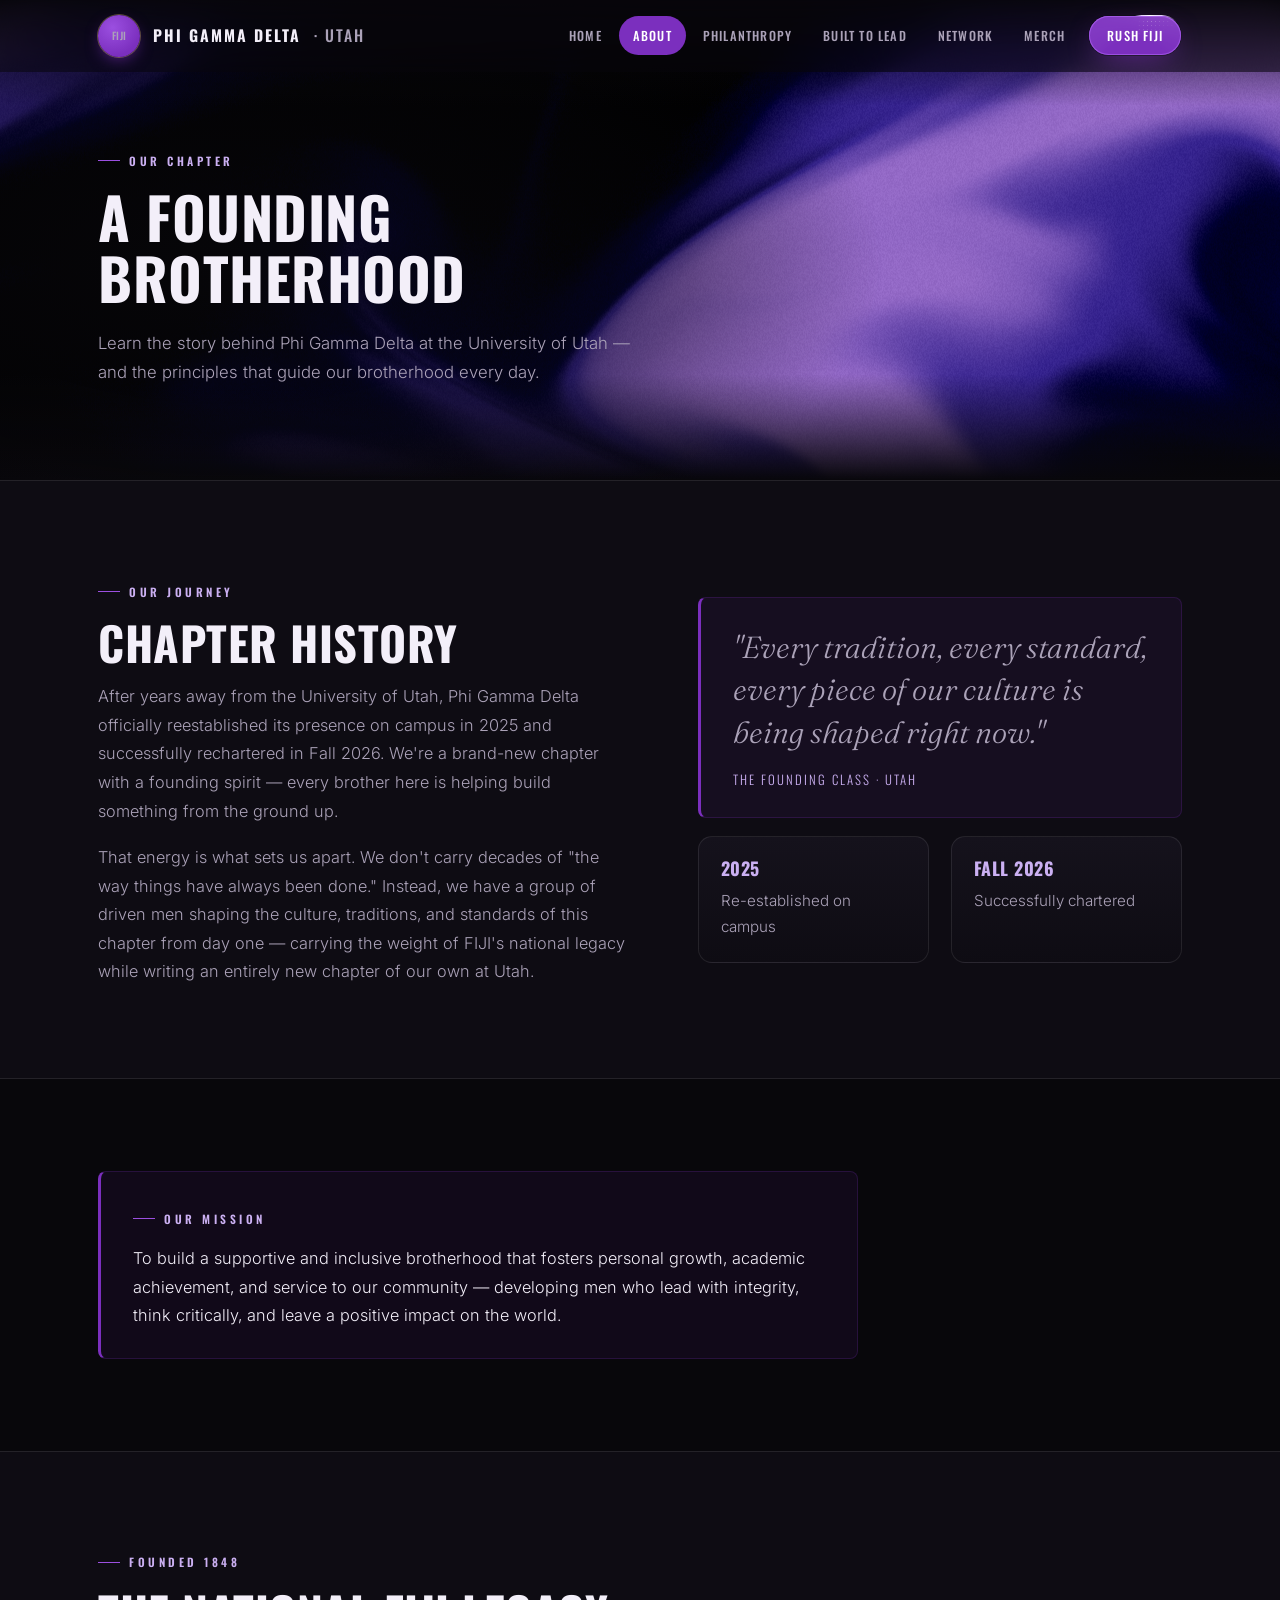
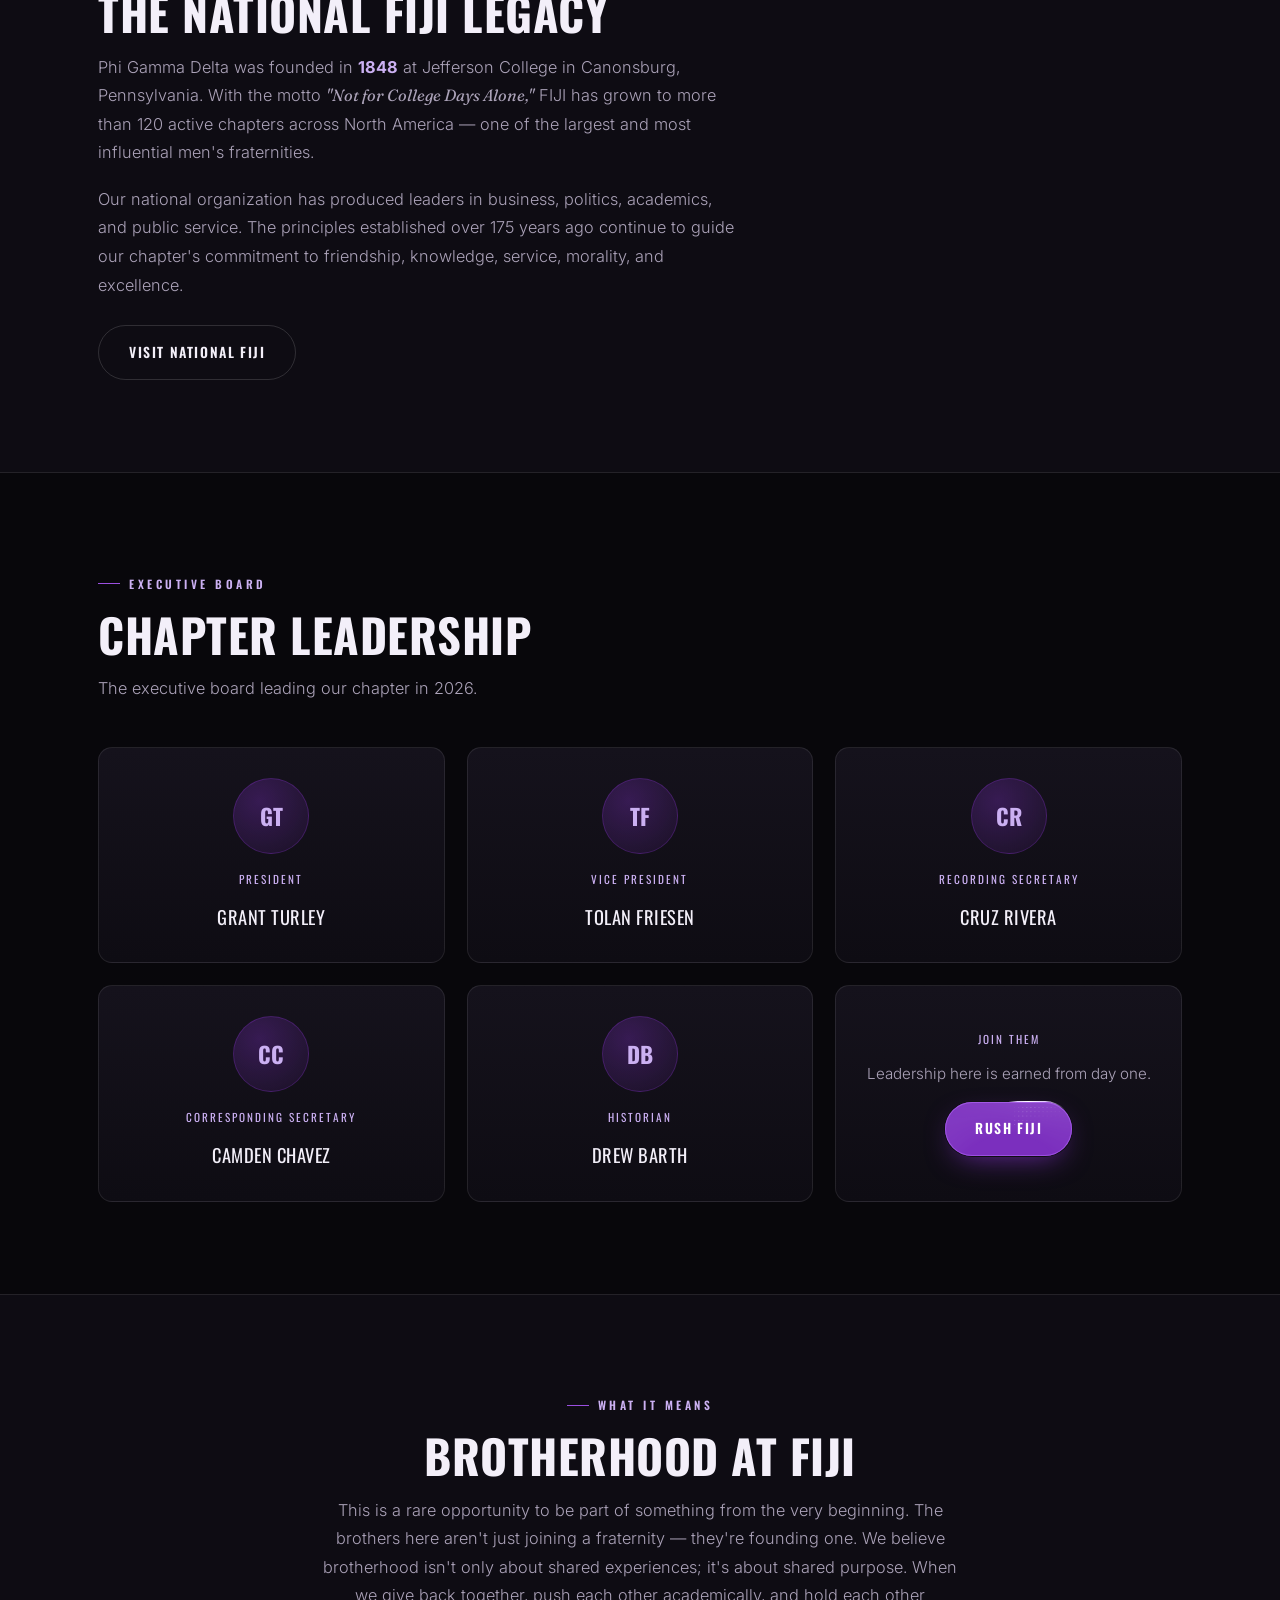
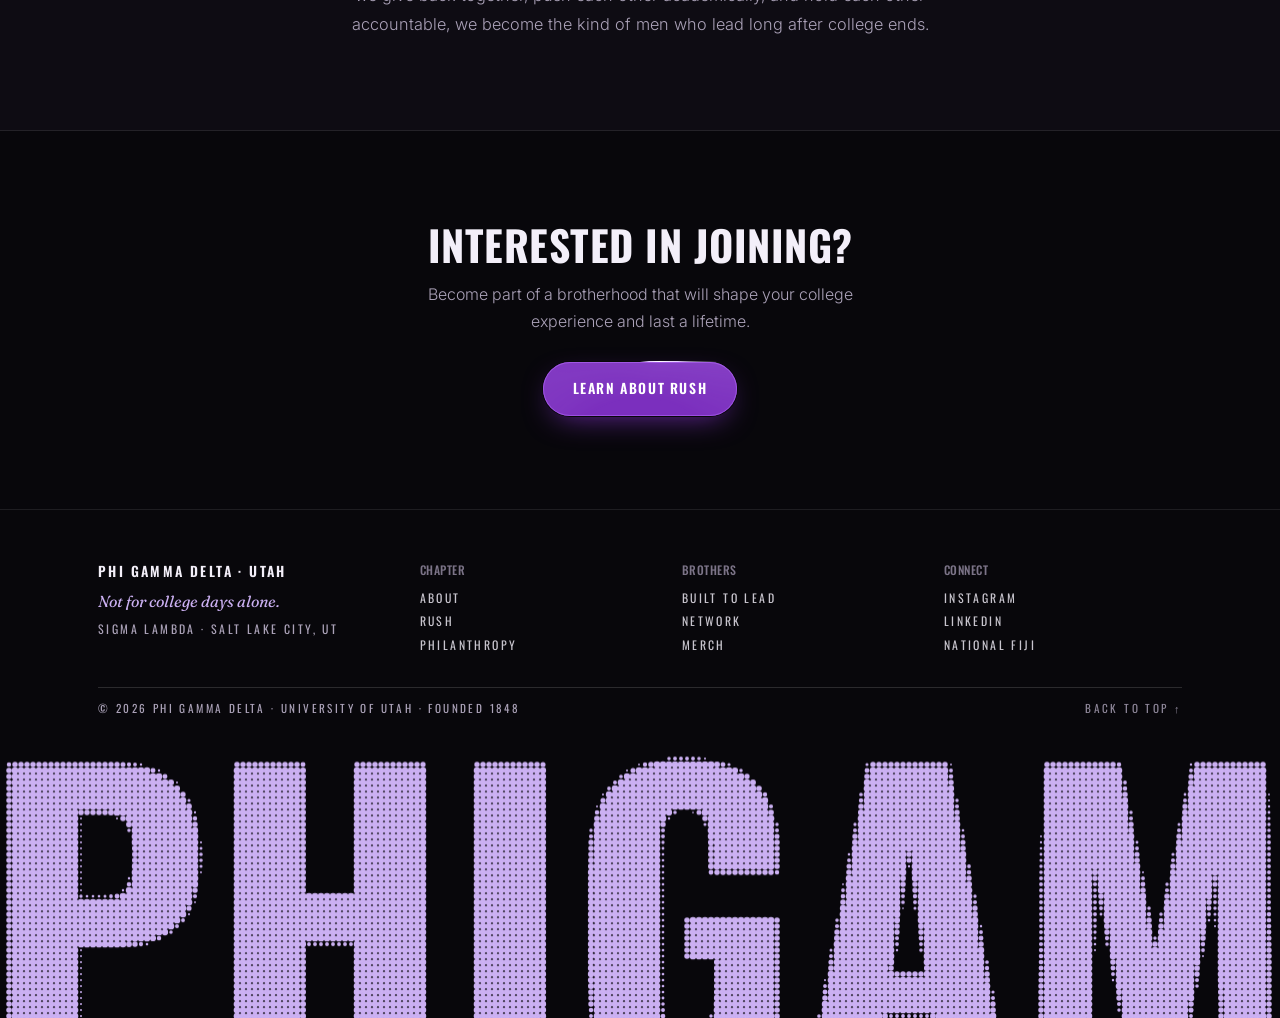
<file: about.html>
<!DOCTYPE html>
<html lang="en">
<head>
<meta charset="UTF-8">
<meta name="viewport" content="width=device-width, initial-scale=1.0">
<title>About · Phi Gamma Delta · University of Utah</title>
<meta name="description" content="The story of Phi Gamma Delta at the University of Utah — re-established in 2025, successfully rechartered in Fall 2026 — and the leadership guiding a founding brotherhood.">
<meta property="og:title" content="About · Phi Gamma Delta · University of Utah">
<meta property="og:description" content="A founding chapter carrying FIJI's national legacy — founded 1848 — while writing its own at Utah.">
<link rel="icon" href="assets/img/favicon.svg" type="image/svg+xml">
<link rel="preconnect" href="https://fonts.googleapis.com">
<link rel="preconnect" href="https://fonts.gstatic.com" crossorigin>
<link href="https://fonts.googleapis.com/css2?family=Oswald:wght@400;500;600;700&family=Inter:wght@300;400;500;600&family=Fraunces:ital,opsz,wght@1,9..144,400;1,9..144,500&display=swap" rel="stylesheet">
<link rel="stylesheet" href="assets/css/styles.css">
<link rel="stylesheet" href="assets/css/intro.css">
<script src="assets/js/intro.js"></script>
<link rel="stylesheet" href="assets/css/halftone-footer.css">
<link rel="stylesheet" href="assets/css/scroll-fx.css">
<link rel="stylesheet" href="assets/css/shiny-button.css">
</head>
<body>

<nav class="nav" aria-label="Primary">
  <div class="container">
    <a href="index.html" class="nav-brand"><span class="crest">FIJI</span>Phi&nbsp;Gamma&nbsp;Delta <span>· Utah</span></a>
    <button class="hamburger" aria-label="Menu" aria-expanded="false" aria-controls="navLinks"><span></span><span></span><span></span></button>
    <ul class="nav-links" id="navLinks">
      <li><a href="index.html">Home</a></li>
      <li><a href="about.html" class="active">About</a></li>
      <li><a href="philanthropy.html">Philanthropy</a></li>
      <li><a href="built-to-lead.html">Built to Lead</a></li>
      <li><a href="network.html">Network</a></li>
      <li><a href="https://utahfijimerch.com/collections/all" target="_blank" rel="noopener">Merch</a></li>
      <li><a href="rush.html" class="nav-cta">Rush FIJI</a></li>
    </ul>
  </div>
</nav>

<!-- HERO -->
<header class="hero hero--compact hero--silk hero--silk-left" data-silk-flip="y">
  <div class="container">
    <div class="reveal in measure">
      <div class="eyebrow">Our Chapter</div>
      <h1>A Founding<br>Brotherhood</h1>
      <p>Learn the story behind Phi Gamma Delta at the University of Utah — and the principles that guide our brotherhood every day.</p>
    </div>
  </div>
</header>

<!-- HISTORY -->
<section class="section--tint">
  <div class="container">
    <div class="hero-split">
      <div class="reveal">
        <div class="eyebrow">Our Journey</div>
        <h2 class="section-title">Chapter History</h2>
        <p class="lede">After years away from the University of Utah, Phi Gamma Delta officially reestablished its presence on campus in 2025 and successfully rechartered in Fall 2026. We're a brand-new chapter with a founding spirit — every brother here is helping build something from the ground up.</p>
        <p class="lede" style="margin-top:18px;">That energy is what sets us apart. We don't carry decades of "the way things have always been done." Instead, we have a group of driven men shaping the culture, traditions, and standards of this chapter from day one — carrying the weight of FIJI's national legacy while writing an entirely new chapter of our own at Utah.</p>
      </div>
      <div class="reveal" data-delay="1">
        <div class="callout" style="margin-bottom:18px;">
          <p class="pullquote">"Every tradition, every standard, every piece of our culture is being shaped right now."<span class="sig">The Founding Class · Utah</span></p>
        </div>
        <div class="grid grid-2">
          <div class="card" style="padding:22px;"><h3 style="color:var(--purple-200);">2025</h3><p>Re-established on campus</p></div>
          <div class="card" style="padding:22px;"><h3 style="color:var(--purple-200);">Fall 2026</h3><p>Successfully chartered</p></div>
        </div>
      </div>
    </div>
  </div>
</section>

<!-- MISSION -->
<section>
  <div class="container">
    <div class="callout reveal" style="max-width:760px;">
      <div class="eyebrow">Our Mission</div>
      <p class="lede" style="color:var(--text);">To build a supportive and inclusive brotherhood that fosters personal growth, academic achievement, and service to our community — developing men who lead with integrity, think critically, and leave a positive impact on the world.</p>
    </div>
  </div>
</section>

<!-- NATIONAL LEGACY -->
<section class="section--tint">
  <div class="container">
    <div class="measure reveal">
      <div class="eyebrow">Founded 1848</div>
      <h2 class="section-title">The National FIJI Legacy</h2>
      <p class="lede">Phi Gamma Delta was founded in <strong style="color:var(--purple-200);">1848</strong> at Jefferson College in Canonsburg, Pennsylvania. With the motto <em class="serif-em">"Not for College Days Alone,"</em> FIJI has grown to more than 120 active chapters across North America — one of the largest and most influential men's fraternities.</p>
      <p class="lede" style="margin-top:18px;">Our national organization has produced leaders in business, politics, academics, and public service. The principles established over 175 years ago continue to guide our chapter's commitment to friendship, knowledge, service, morality, and excellence.</p>
      <a href="https://www.phigam.org" target="_blank" rel="noopener" class="btn btn-ghost" style="margin-top:26px;">Visit National FIJI</a>
    </div>
  </div>
</section>

<!-- LEADERSHIP -->
<section>
  <div class="container">
    <div class="eyebrow">Executive Board</div>
    <h2 class="section-title">Chapter Leadership</h2>
    <p class="lede measure" style="margin-bottom:44px;">The executive board leading our chapter in 2026.</p>
    <div class="grid grid-3">
      <div class="person card reveal"><div class="avatar">GT</div><div class="role">President</div><div class="name">Grant Turley</div></div>
      <div class="person card reveal" data-delay="1"><div class="avatar">TF</div><div class="role">Vice President</div><div class="name">Tolan Friesen</div></div>
      <div class="person card reveal" data-delay="2"><div class="avatar">CR</div><div class="role">Recording Secretary</div><div class="name">Cruz Rivera</div></div>
      <div class="person card reveal"><div class="avatar">CC</div><div class="role">Corresponding Secretary</div><div class="name">Camden Chavez</div></div>
      <div class="person card reveal" data-delay="1"><div class="avatar">DB</div><div class="role">Historian</div><div class="name">Drew Barth</div></div>
      <div class="person card reveal" data-delay="2" style="justify-content:center;display:flex;flex-direction:column;">
        <div class="role" style="text-align:center;">Join Them</div>
        <p style="text-align:center;color:var(--muted);font-weight:300;margin-bottom:14px;">Leadership here is earned from day one.</p>
        <a href="rush.html" class="btn btn-primary" style="align-self:center;">Rush FIJI</a>
      </div>
    </div>
  </div>
</section>

<!-- BROTHERHOOD -->
<section class="section--tint center">
  <div class="container">
    <div class="measure mx-auto reveal">
      <div class="eyebrow center">What It Means</div>
      <h2 class="section-title">Brotherhood at FIJI</h2>
      <p class="lede">This is a rare opportunity to be part of something from the very beginning. The brothers here aren't just joining a fraternity — they're founding one. We believe brotherhood isn't only about shared experiences; it's about shared purpose. When we give back together, push each other academically, and hold each other accountable, we become the kind of men who lead long after college ends.</p>
    </div>
  </div>
</section>

<!-- CTA -->
<section class="cta">
  <div class="container">
    <h2>Interested in Joining?</h2>
    <p>Become part of a brotherhood that will shape your college experience and last a lifetime.</p>
    <a href="rush.html" class="btn btn-primary">Learn About Rush</a>
  </div>
</section>

<footer class="hwf-root" data-hwf-word="PHIGAM">
  <span class="hwf-sr">PHIGAM</span>
  <div class="hwf-top">
    <div class="hwf-brand">
      <strong>Phi Gamma Delta · Utah</strong>
      <em>Not for college days alone.</em>
      <span>Sigma Lambda · Salt Lake City, UT</span>
    </div>
    <nav class="hwf-col" aria-label="Chapter">
      <h3>Chapter</h3>
      <ul><li><a href="about.html">About</a></li><li><a href="rush.html">Rush</a></li><li><a href="philanthropy.html">Philanthropy</a></li></ul>
    </nav>
    <nav class="hwf-col" aria-label="Brothers">
      <h3>Brothers</h3>
      <ul><li><a href="built-to-lead.html">Built to Lead</a></li><li><a href="network.html">Network</a></li><li><a href="https://utahfijimerch.com/collections/all" target="_blank" rel="noopener">Merch</a></li></ul>
    </nav>
    <nav class="hwf-col" aria-label="Connect">
      <h3>Connect</h3>
      <ul><li><a href="https://www.instagram.com/utahfiji" target="_blank" rel="noopener">Instagram</a></li><li><a href="https://www.linkedin.com/company/phi-gamma-delta/" target="_blank" rel="noopener">LinkedIn</a></li><li><a href="https://www.phigam.org" target="_blank" rel="noopener">National FIJI</a></li></ul>
    </nav>
  </div>
  <div class="hwf-rule">
    <span>© <span data-year>2026</span> Phi Gamma Delta · University of Utah · Founded 1848</span>
    <button type="button" class="hwf-up" data-hwf-top>Back to top ↑</button>
  </div>
</footer>

<script src="assets/js/scroll-fx.js"></script>
<script src="assets/js/main.js"></script>
<script src="assets/js/halftone-footer.js"></script>
<script src="assets/js/silk-bg.js"></script>
</body>
</html>
</file>
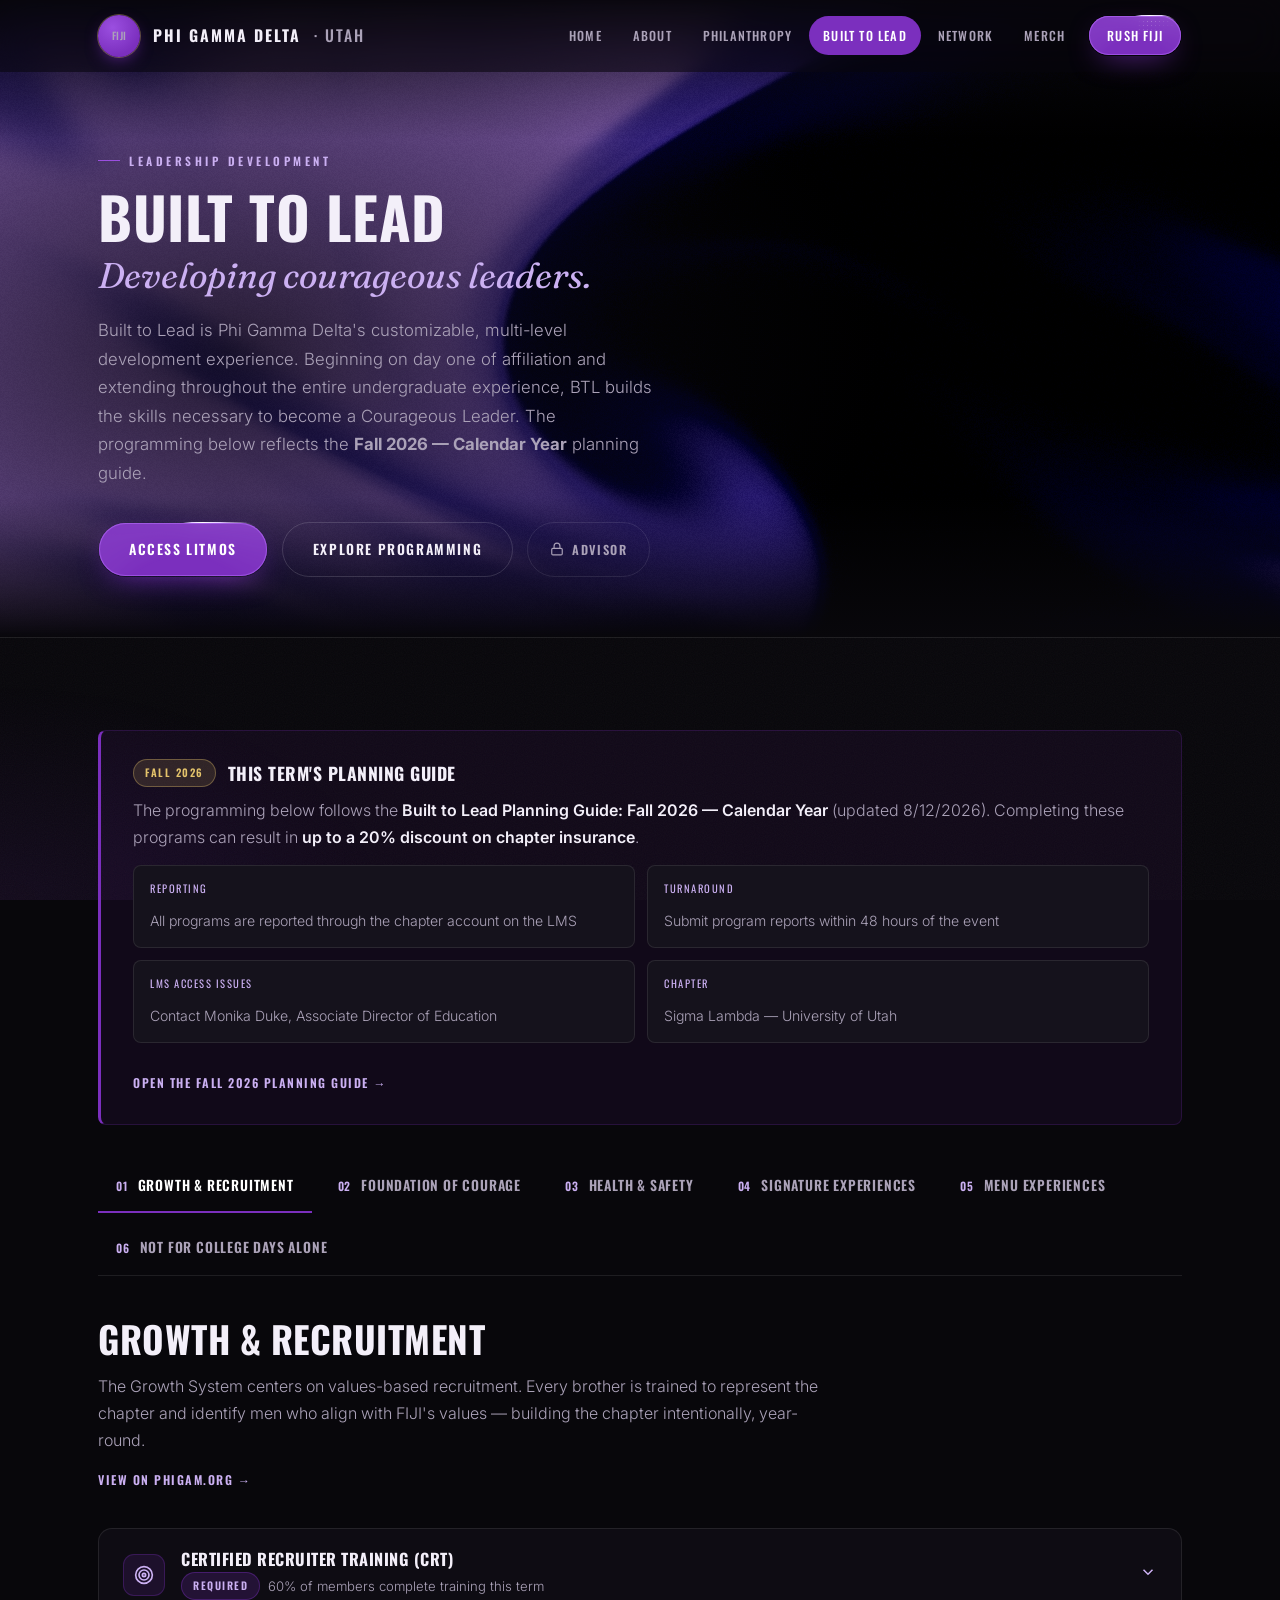
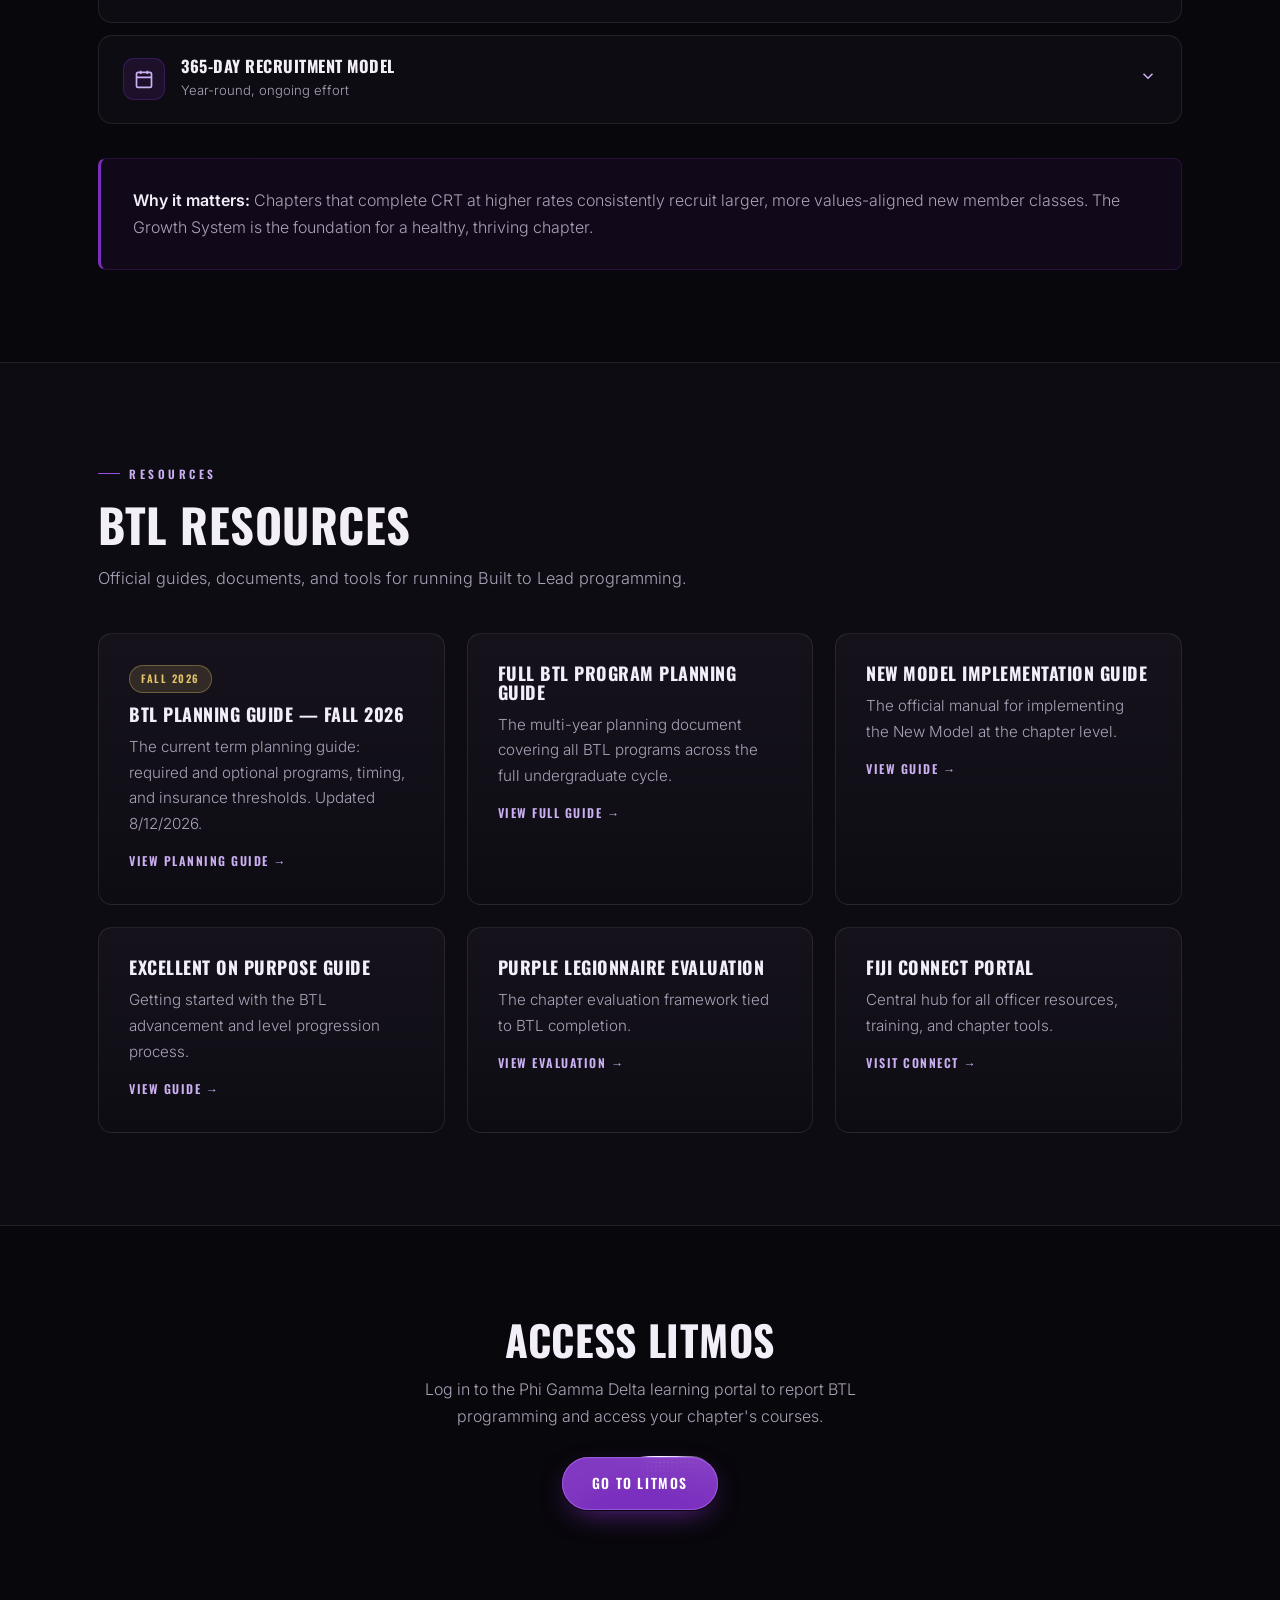
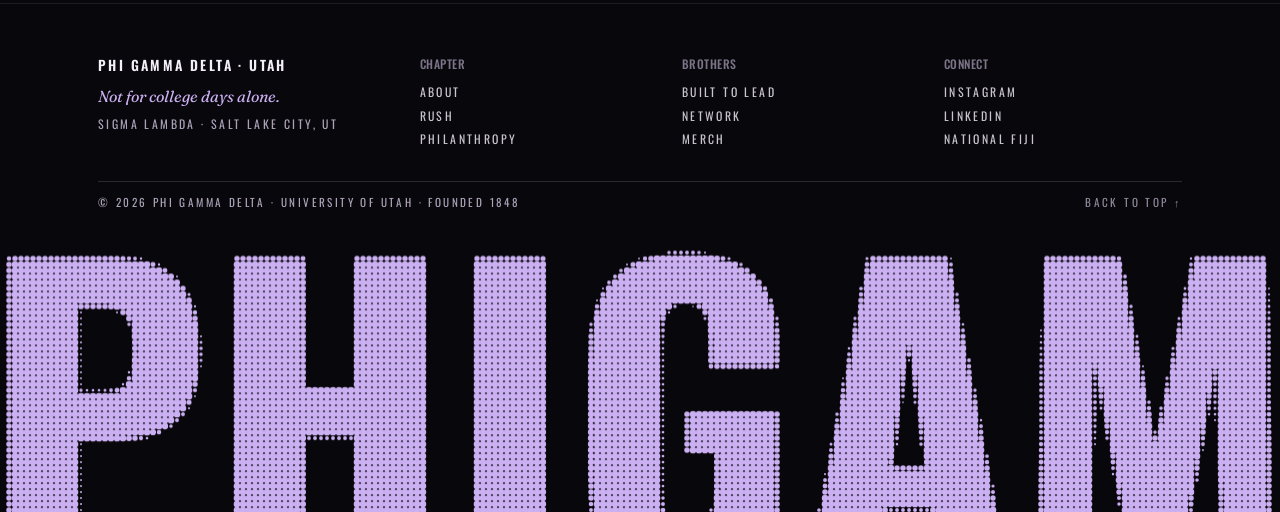
<file: built-to-lead.html>
<!DOCTYPE html>
<html lang="en">
<head>
<meta charset="UTF-8">
<meta name="viewport" content="width=device-width, initial-scale=1.0">
<title>Built to Lead · Phi Gamma Delta · University of Utah</title>
<meta name="description" content="Built to Lead is Phi Gamma Delta's multi-level leadership development experience — from values-based recruitment through graduation. Explore the programming at Utah FIJI.">
<meta property="og:title" content="Built to Lead · Utah FIJI">
<meta property="og:description" content="Developing courageous leaders from day one of affiliation through graduation.">
<link rel="icon" href="assets/img/favicon.svg" type="image/svg+xml">
<link rel="preconnect" href="https://fonts.googleapis.com">
<link rel="preconnect" href="https://fonts.gstatic.com" crossorigin>
<link href="https://fonts.googleapis.com/css2?family=Oswald:wght@400;500;600;700&family=Inter:wght@300;400;500;600&family=Fraunces:ital,opsz,wght@1,9..144,400;1,9..144,500&display=swap" rel="stylesheet">
<link rel="stylesheet" href="assets/css/styles.css">
<link rel="stylesheet" href="assets/css/intro.css">
<script src="assets/js/intro.js"></script>
<link rel="stylesheet" href="assets/css/halftone-footer.css">
<link rel="stylesheet" href="assets/css/scroll-fx.css">
<link rel="stylesheet" href="assets/css/shiny-button.css">
<link rel="stylesheet" href="assets/css/app.css">
</head>
<body>

<nav class="nav" aria-label="Primary">
  <div class="container">
    <a href="index.html" class="nav-brand"><span class="crest">FIJI</span>Phi&nbsp;Gamma&nbsp;Delta <span>· Utah</span></a>
    <button class="hamburger" aria-label="Menu" aria-expanded="false" aria-controls="navLinks"><span></span><span></span><span></span></button>
    <ul class="nav-links" id="navLinks">
      <li><a href="index.html">Home</a></li>
      <li><a href="about.html">About</a></li>
      <li><a href="philanthropy.html">Philanthropy</a></li>
      <li><a href="built-to-lead.html" class="active">Built to Lead</a></li>
      <li><a href="network.html">Network</a></li>
      <li><a href="https://utahfijimerch.com/collections/all" target="_blank" rel="noopener">Merch</a></li>
      <li><a href="rush.html" class="nav-cta">Rush FIJI</a></li>
    </ul>
  </div>
</nav>

<!-- HERO -->
<header class="hero hero--compact hero--silk hero--silk-left" data-silk-flip="x">
  <div class="container">
    <div class="reveal in measure">
      <div class="eyebrow">Leadership Development</div>
      <h1>Built to Lead<span class="serif-em">Developing courageous leaders.</span></h1>
      <p>Built to Lead is Phi Gamma Delta's customizable, multi-level development experience. Beginning on day one of affiliation and extending throughout the entire undergraduate experience, BTL builds the skills necessary to become a Courageous Leader. The programming below reflects the <strong>Fall 2026 &mdash; Calendar Year</strong> planning guide.</p>
      <div class="btn-row">
        <a href="https://phigammadelta.litmos.com/account/Login" target="_blank" rel="noopener" class="btn btn-primary">Access Litmos</a>
        <a href="#tabs" class="btn btn-ghost">Explore Programming</a>
        <button class="btn-admin" onclick="openAdmin()"><svg viewBox="0 0 24 24" fill="none" stroke="currentColor" stroke-width="2" width="14" height="14"><rect x="3" y="11" width="18" height="11" rx="2"/><path d="M7 11V7a5 5 0 0 1 10 0v4"/></svg>Advisor</button>
      </div>
    </div>
  </div>
</header>

<!-- TABS -->
<section id="tabs" class="divider-top">
  <div class="container">

    <div class="callout" style="margin-bottom:34px;">
      <div style="display:flex;align-items:center;gap:12px;margin-bottom:10px;flex-wrap:wrap;"><span class="tag tag-annual">Fall 2026</span><h3 style="font-size:1.1rem;">This Term's Planning Guide</h3></div>
      <p>The programming below follows the <strong>Built to Lead Planning Guide: Fall 2026 — Calendar Year</strong> (updated 8/12/2026). Completing these programs can result in <strong>up to a 20% discount on chapter insurance</strong>.</p>
      <div class="detail-grid" style="margin:14px 0;">
        <div class="detail-box"><div class="label">Reporting</div><div class="value">All programs are reported through the chapter account on the LMS</div></div>
        <div class="detail-box"><div class="label">Turnaround</div><div class="value">Submit program reports within 48 hours of the event</div></div>
        <div class="detail-box"><div class="label">LMS Access Issues</div><div class="value">Contact Monika Duke, Associate Director of Education</div></div>
        <div class="detail-box"><div class="label">Chapter</div><div class="value">Sigma Lambda — University of Utah</div></div>
      </div>
      <a href="assets/docs/BTL-Planning-Guide-Fall-2026.pdf" target="_blank" rel="noopener" class="ext-link">Open the Fall 2026 planning guide →</a>
    </div>

    <div class="tabs-nav" role="tablist" aria-label="Built to Lead programming">
      <button class="tab-btn active" role="tab" data-tab="growth" aria-selected="true"><span class="tab-num">01</span>Growth &amp; Recruitment</button>
      <button class="tab-btn" role="tab" data-tab="foundation" aria-selected="false"><span class="tab-num">02</span>Foundation of Courage</button>
      <button class="tab-btn" role="tab" data-tab="health" aria-selected="false"><span class="tab-num">03</span>Health &amp; Safety</button>
      <button class="tab-btn" role="tab" data-tab="signature" aria-selected="false"><span class="tab-num">04</span>Signature Experiences</button>
      <button class="tab-btn" role="tab" data-tab="menu" aria-selected="false"><span class="tab-num">05</span>Menu Experiences</button>
      <button class="tab-btn" role="tab" data-tab="nfcda" aria-selected="false"><span class="tab-num">06</span>Not for College Days Alone</button>
    </div>

    <!-- TAB 1 -->
    <div class="tab-panel active" id="panel-growth" role="tabpanel">
      <div class="bucket-header">
        <h2>Growth &amp; Recruitment</h2>
        <p>The Growth System centers on values-based recruitment. Every brother is trained to represent the chapter and identify men who align with FIJI's values — building the chapter intentionally, year-round.</p>
        <a href="https://phigam.org/undergraduates/built-to-lead/programming/growth-system/" target="_blank" rel="noopener" class="ext-link">View on phigam.org →</a>
      </div>
      <div class="prog-list">
        <div class="prog-item">
          <div class="prog-head"><div class="prog-head-left"><span class="prog-icon"><svg viewBox="0 0 24 24" fill="none" stroke="currentColor" stroke-width="2"><circle cx="12" cy="12" r="10"/><circle cx="12" cy="12" r="6"/><circle cx="12" cy="12" r="2"/></svg></span><div><h3>Certified Recruiter Training (CRT)</h3><div class="timing"><span class="tag tag-required">Required</span> 60% of members complete training this term</div></div></div><span class="prog-chevron"><svg viewBox="0 0 24 24" fill="none" stroke="currentColor" stroke-width="2" width="18" height="18"><path d="m6 9 6 6 6-6"/></svg></span></div>
          <div class="prog-body"><div class="prog-body-inner">
            <p>CRT is the cornerstone of the FIJI Growth System. Every brother becomes a certified recruiter through training developed in partnership with Phired Up, the leading organization in fraternity/sorority recruitment education. CRT teaches values-based, 365-day recruitment strategies that move away from traditional "rush week" thinking.</p>
            <div class="detail-grid">
              <div class="detail-box"><div class="label">Term Expectation</div><div class="value">60% of members complete the training</div></div>
              <div class="detail-box"><div class="label">Tracking Completion</div><div class="value">View who has finished on the Chapter Roster Portal, or request a roster from your chapter services staff contact</div></div>
              <div class="detail-box"><div class="label">Project Manager</div><div class="value">Assign a brother to oversee CRT completion and accountability</div></div>
              <div class="detail-box"><div class="label">Training Platform</div><div class="value">Completed through the Phired Up online training portal</div></div>
            </div>
          </div></div>
        </div>
        <div class="prog-item">
          <div class="prog-head"><div class="prog-head-left"><span class="prog-icon"><svg viewBox="0 0 24 24" fill="none" stroke="currentColor" stroke-width="2"><rect x="3" y="4" width="18" height="18" rx="2"/><line x1="16" y1="2" x2="16" y2="6"/><line x1="8" y1="2" x2="8" y2="6"/><line x1="3" y1="10" x2="21" y2="10"/></svg></span><div><h3>365-Day Recruitment Model</h3><div class="timing">Year-round, ongoing effort</div></div></div><span class="prog-chevron"><svg viewBox="0 0 24 24" fill="none" stroke="currentColor" stroke-width="2" width="18" height="18"><path d="m6 9 6 6 6-6"/></svg></span></div>
          <div class="prog-body"><div class="prog-body-inner">
            <p>FIJI's Growth System operates on a 365-day model — recruitment isn't limited to a week, it's a year-round mindset. Brothers identify quality men through everyday interactions, campus involvement, and intentional relationship-building. The chapter sets measurable growth goals and assigns a Project Manager to keep the process on track.</p>
            <div class="detail-grid">
              <div class="detail-box"><div class="label">Key Principles</div><div class="value">Names lists, conversation guides, values-aligned bid process</div></div>
              <div class="detail-box"><div class="label">Goal Setting</div><div class="value">Set a target goal date and assign ownership for results</div></div>
            </div>
          </div></div>
        </div>
      </div>
      <div class="callout"><p><strong>Why it matters:</strong> Chapters that complete CRT at higher rates consistently recruit larger, more values-aligned new member classes. The Growth System is the foundation for a healthy, thriving chapter.</p></div>
    </div>

    <!-- TAB 2 -->
    <div class="tab-panel" id="panel-foundation" role="tabpanel">
      <div class="bucket-header">
        <h2>Foundation of Courage</h2>
        <p>The Foundation of Courage is the new member journey — a structured onboarding sequence from the moment a man accepts his bid through initiation and his first weeks as a brother. Each program has specific timing requirements tied to initiation, and each is tracked separately for every initiation cohort the chapter runs this term.</p>
        <a href="https://phigam.org/undergraduates/built-to-lead/programming/foundation-of-courage/" target="_blank" rel="noopener" class="ext-link">View on phigam.org →</a>
      </div>
      <div class="callout" style="margin-bottom:34px;">
        <div style="display:flex;align-items:center;gap:12px;margin-bottom:10px;flex-wrap:wrap;"><span class="tag tag-required">Required</span><h3 style="font-size:1.1rem;">CommunityEdu</h3></div>
        <p>CommunityEdu is Phi Gamma Delta's required online wellness education program for all new members. The curriculum covers alcohol awareness, hazing prevention, sexual misconduct prevention, bystander intervention, mental health, and healthy decision-making. <strong>Part 1 is the fall-term requirement</strong> — Part 2 follows later in the new member's first year.</p>
        <div class="detail-grid" style="margin:14px 0;">
          <div class="detail-box"><div class="label">Part 1 Deadline</div><div class="value">Due 30 days after initiation</div></div>
          <div class="detail-box"><div class="label">Insurance Penalty</div><div class="value">Under 70% of new initiates complete it → 5% penalty on next term's insurance billing</div></div>
          <div class="detail-box"><div class="label">Insurance Benefit</div><div class="value">Over 90% completion → 5% benefit on next term's insurance billing</div></div>
          <div class="detail-box"><div class="label">Part 2</div><div class="value">Not required this fall term; unlocks after Part 1</div></div>
        </div>
        <a href="https://phigam.org/undergraduates/member-wellness/communityedu/" target="_blank" rel="noopener" class="ext-link">Learn more on phigam.org →</a>
      </div>
      <div class="vtimeline">
        <div class="vtl-item"><div class="vtl-timing">Prior to Initiation</div><h3>Brotherhood Welcome</h3><p>The first official welcome into the brotherhood. Sets the tone for the entire FIJI experience and introduces new members to the chapter's culture and expectations.</p></div>
        <div class="vtl-item"><div class="vtl-timing">Prior to Initiation</div><h3>Invitation Ceremony</h3><p>A formal ceremony welcoming the new member into the chapter. May be combined with the Brotherhood Welcome or with Initiation itself. Marks the official beginning of affiliation.</p></div>
        <div class="vtl-item"><div class="vtl-timing">No later than 4 days after membership acceptance (bid)</div><h3>Initiation</h3><p>The ritual of initiation — the most sacred tradition in Phi Gamma Delta. Under the New Model, initiation happens within days of accepting a bid, not weeks or months later.</p></div>
        <div class="vtl-item"><div class="vtl-timing">Recommended 10–14 days after initiation</div><h3>Mentor–Mentee Event</h3><p>New initiates are paired with an experienced brother for mentorship. This event kicks off the relationship that provides guidance throughout the undergraduate experience.</p></div>
        <div class="vtl-item"><div class="vtl-timing">Within 15 days of initiation</div><h3>Brother Registration</h3><p>Every new initiate is formally registered with International Headquarters. This is the administrative step that puts each brother on the official roster — miss the 15-day window and the chapter's reporting falls out of compliance.</p></div>
        <div class="vtl-item"><div class="vtl-timing">Within 4–6 weeks after initiation</div><h3>Business of the Fraternity</h3><p>Workshop covering chapter operations, bylaws, financial obligations, and how the fraternity runs day-to-day. One of three required post-initiation workshops.</p></div>
        <div class="vtl-item"><div class="vtl-timing">Within 4–6 weeks after initiation</div><h3>History of the Fraternity</h3><p>Workshop exploring FIJI's founding, national history, traditions, and place in the Greek community. Builds pride and connection to the broader Fraternity.</p></div>
        <div class="vtl-item"><div class="vtl-timing">Within 4–6 weeks after initiation</div><h3>Legacy of the Fraternity</h3><p>Workshop focused on what it means to build a lasting legacy as a Fiji. Explores the values, traditions, and impact brothers carry beyond college.</p></div>
        <div class="vtl-item"><div class="vtl-timing">Due 30 days after initiation</div><h3>CommunityEdu Part 1</h3><p>The first module of community education programming. Covers foundational topics on creating a safe, inclusive, and respectful chapter environment. Completion rates carry a direct insurance penalty or benefit.</p></div>
      </div>
      <div class="callout" style="margin-top:34px;"><p><strong>New Model approach:</strong> Under FIJI's New Model, initiation happens within days of bid acceptance — not after weeks of pledging. The Foundation of Courage replaces traditional pledging with an immediate, values-driven onboarding experience.</p></div>
    </div>

    <!-- TAB 3 -->
    <div class="tab-panel" id="panel-health" role="tabpanel">
      <div class="bucket-header">
        <h2>Health &amp; Safety Program</h2>
        <p>An assigned rotational program facilitated by International Headquarters. It is recommended for the fall term, and the chapter's assigned program must be completed no later than <strong>December 31, 2027</strong> to avoid insurance penalties.</p>
      </div>
      <div class="prog-list">
        <div class="prog-item open">
          <div class="prog-head"><div class="prog-head-left"><span class="prog-icon"><svg viewBox="0 0 24 24" fill="none" stroke="currentColor" stroke-width="2"><path d="M12 2 4 6v6c0 5 3.4 8.5 8 10 4.6-1.5 8-5 8-10V6z"/></svg></span><div><h3>Health &amp; Safety Program</h3><div class="timing"><span class="tag tag-required">Required</span> Recommended in the fall term</div></div></div><span class="prog-chevron"><svg viewBox="0 0 24 24" fill="none" stroke="currentColor" stroke-width="2" width="18" height="18"><path d="m6 9 6 6 6-6"/></svg></span></div>
          <div class="prog-body"><div class="prog-body-inner">
            <p>Topics rotate and are tailored to current needs — covering substance abuse prevention, mental health awareness, hazing prevention, sexual misconduct prevention, and bystander intervention. The chapter schedules its assigned program directly with the IHQ facilitator, then records the program, facilitator, facilitator email, and due date on the term planner.</p>
            <div class="detail-grid">
              <div class="detail-box"><div class="label">Facilitator</div><div class="value">Assigned by IHQ — professional facilitator provided</div></div>
              <div class="detail-box"><div class="label">Hard Deadline</div><div class="value">Assigned rotational program complete by December 31, 2027</div></div>
              <div class="detail-box"><div class="label">Insurance Penalty</div><div class="value">No program hosted, or under 70% brother attendance → 5% penalty on next term's insurance billing</div></div>
              <div class="detail-box"><div class="label">Insurance Benefit</div><div class="value">Over 90% brother attendance → 5% benefit on next term's insurance billing</div></div>
            </div>
          </div></div>
        </div>
      </div>
      <div class="callout" style="margin-top:34px;"><p><strong>Attendance is the whole game here.</strong> Hosting the program is not enough — the penalty and benefit both key off how many brothers are in the room. Take attendance carefully and report it within 48 hours.</p></div>
    </div>

    <!-- TAB 4 -->
    <div class="tab-panel" id="panel-signature" role="tabpanel">
      <div class="bucket-header">
        <h2>Signature Experiences</h2>
        <p>Signature Experiences are annual programs hosted by chapters to promote the Fraternity's values. Four are required this term — one each for Friendship, Knowledge, Service, and Excellence. Morality is optional for the fall.</p>
        <a href="https://phigam.org/undergraduates/built-to-lead/programming/" target="_blank" rel="noopener" class="ext-link">View on phigam.org →</a>
      </div>
      <div class="eyebrow">Required This Term</div>
      <div class="prog-list" style="margin:14px 0 40px;">
        <div class="prog-item">
          <div class="prog-head"><div class="prog-head-left"><span class="prog-icon"><svg viewBox="0 0 24 24" fill="none" stroke="currentColor" stroke-width="2"><path d="M17 21v-2a4 4 0 0 0-4-4H5a4 4 0 0 0-4 4v2"/><circle cx="9" cy="7" r="4"/><path d="M23 21v-2a4 4 0 0 0-3-3.87"/><path d="M16 3.13a4 4 0 0 1 0 7.75"/></svg></span><div><h3>Friendship: Brotherhood Retreat</h3><div class="timing"><span class="tag tag-required">Required</span> Any time in the term after initiation</div></div></div><span class="prog-chevron"><svg viewBox="0 0 24 24" fill="none" stroke="currentColor" stroke-width="2" width="18" height="18"><path d="m6 9 6 6 6-6"/></svg></span></div>
          <div class="prog-body"><div class="prog-body-inner">
            <p>A chapter-wide retreat built around the first value of Phi Gamma Delta. Hosted after initiation so the newest brothers are part of it, the retreat pulls the chapter out of its routine and invests in the relationships that hold everything else together.</p>
            <div class="detail-grid">
              <div class="detail-box"><div class="label">When</div><div class="value">Any time in the term, once initiation has taken place</div></div>
              <div class="detail-box"><div class="label">Focus</div><div class="value">Brotherhood, chapter unity, relationships across member classes</div></div>
            </div>
          </div></div>
        </div>
        <div class="prog-item">
          <div class="prog-head"><div class="prog-head-left"><span class="prog-icon"><svg viewBox="0 0 24 24" fill="none" stroke="currentColor" stroke-width="2"><path d="M4 19.5A2.5 2.5 0 0 1 6.5 17H20"/><path d="M6.5 2H20v20H6.5A2.5 2.5 0 0 1 4 19.5v-15A2.5 2.5 0 0 1 6.5 2z"/></svg></span><div><h3>Knowledge: Menu Experience Series</h3><div class="timing"><span class="tag tag-required">Required</span> Complete one program this term</div></div></div><span class="prog-chevron"><svg viewBox="0 0 24 24" fill="none" stroke="currentColor" stroke-width="2" width="18" height="18"><path d="m6 9 6 6 6-6"/></svg></span></div>
          <div class="prog-body"><div class="prog-body-inner">
            <p>The Knowledge signature experience is fulfilled through the Menu Experience Series. The chapter picks one program from any of the six categories and runs it this term — guest speakers, peer-led workshops, and interactive activities all count.</p>
            <div class="detail-grid">
              <div class="detail-box"><div class="label">Requirement</div><div class="value">ONE program this term, from any category</div></div>
              <div class="detail-box"><div class="label">Categories</div><div class="value">Career Readiness · Character &amp; Relationships · Fraternity Engagement · Leadership Development · Life Skills · Success in College</div></div>
            </div>
          </div></div>
        </div>
        <div class="prog-item">
          <div class="prog-head"><div class="prog-head-left"><span class="prog-icon"><svg viewBox="0 0 24 24" fill="none" stroke="currentColor" stroke-width="2"><path d="M20.84 4.61a5.5 5.5 0 0 0-7.78 0L12 5.67l-1.06-1.06a5.5 5.5 0 0 0-7.78 7.78l1.06 1.06L12 21.23l7.78-7.78 1.06-1.06a5.5 5.5 0 0 0 0-7.78z"/></svg></span><div><h3>Service: Philanthropy / Service Project</h3><div class="timing"><span class="tag tag-required">Required</span> Any chapter-sponsored event this term</div></div></div><span class="prog-chevron"><svg viewBox="0 0 24 24" fill="none" stroke="currentColor" stroke-width="2" width="18" height="18"><path d="m6 9 6 6 6-6"/></svg></span></div>
          <div class="prog-body"><div class="prog-body-inner">
            <p>Any chapter-sponsored philanthropy or service event meets this expectation. Sigma Lambda's work with the Alzheimer's Association of Utah, the William E. Christoffersen Veterans Home, and the Feed U Pantry all qualify — the requirement is that the chapter hosts it and reports it.</p>
            <div class="detail-grid">
              <div class="detail-box"><div class="label">Requirement</div><div class="value">Any chapter-sponsored event meets this expectation</div></div>
              <div class="detail-box"><div class="label">Chapter Partner</div><div class="value">Alzheimer's Association of Utah — the chapter's philanthropy of choice</div></div>
            </div>
            <a href="philanthropy.html" class="ext-link" style="margin-top:14px;">See chapter philanthropy →</a>
          </div></div>
        </div>
        <div class="prog-item">
          <div class="prog-head"><div class="prog-head-left"><span class="prog-icon"><svg viewBox="0 0 24 24" fill="none" stroke="currentColor" stroke-width="2"><polygon points="12 2 15 9 22 9 16.5 13.5 18.5 21 12 16.5 5.5 21 7.5 13.5 2 9 9 9 12 2"/></svg></span><div><h3>Excellence: Chapter Priority-Setting Workshop</h3><div class="timing"><span class="tag tag-required">Required</span> After elections, to set 2027 goals</div></div></div><span class="prog-chevron"><svg viewBox="0 0 24 24" fill="none" stroke="currentColor" stroke-width="2" width="18" height="18"><path d="m6 9 6 6 6-6"/></svg></span></div>
          <div class="prog-body"><div class="prog-body-inner">
            <p>Hosted after officer elections, this workshop hands the incoming executive board a working set of chapter priorities rather than a blank page. Brothers assess the year behind them, name what needs to change, and set the goals the chapter will be held to in 2027.</p>
            <div class="detail-grid">
              <div class="detail-box"><div class="label">When</div><div class="value">After chapter elections</div></div>
              <div class="detail-box"><div class="label">Purpose</div><div class="value">Goal setting for the 2027 calendar year</div></div>
            </div>
          </div></div>
        </div>
      </div>
      <div class="eyebrow">Optional This Term</div>
      <div class="prog-list" style="margin-top:14px;">
        <div class="prog-item">
          <div class="prog-head"><div class="prog-head-left"><span class="prog-icon"><svg viewBox="0 0 24 24" fill="none" stroke="currentColor" stroke-width="2"><path d="M12 2 4 6v6c0 5 3.4 8.5 8 10 4.6-1.5 8-5 8-10V6z"/><path d="M9 12l2 2 4-4"/></svg></span><div><h3>Morality: Ritual Retreat</h3><div class="timing"><span class="tag tag-additional">Optional</span> Any time in the fall term</div></div></div><span class="prog-chevron"><svg viewBox="0 0 24 24" fill="none" stroke="currentColor" stroke-width="2" width="18" height="18"><path d="m6 9 6 6 6-6"/></svg></span></div>
          <div class="prog-body"><div class="prog-body-inner">
            <p>A workshop focused on the meaning of the Fraternity's values in daily life. Chapters that host it before the term's first initiation get a second benefit: brothers walk into the ceremony understanding what they are asking new members to commit to.</p>
            <div class="detail-grid">
              <div class="detail-box"><div class="label">Status</div><div class="value">Optional for the fall term</div></div>
              <div class="detail-box"><div class="label">Focus</div><div class="value">Ritual meaning, the values in practice, ceremony preparation</div></div>
            </div>
          </div></div>
        </div>
      </div>
    </div>

    <!-- TAB 5 -->
    <div class="tab-panel" id="panel-menu" role="tabpanel">
      <div class="bucket-header">
        <h2>Menu Experiences</h2>
        <p>The Menu Experience Series fulfills the <strong>Knowledge</strong> signature experience. Complete <strong>one program this term</strong> from any of the six categories below. Each experience is submitted individually through the LMS.</p>
        <a href="https://phigam.org/undergraduates/built-to-lead/programming/menu-experiences/" target="_blank" rel="noopener" class="ext-link">View on phigam.org →</a>
      </div>
      <div class="eyebrow">Program Categories — Choose One</div>
      <div class="grid grid-3" style="margin:14px 0 0;">
        <div class="card"><h3 style="margin-top:12px;">Career Readiness</h3><p>Preparing brothers for life after graduation — resumes, interviewing, internship searches, LinkedIn presence, networking with graduate brothers, and navigating the first job.</p></div>
        <div class="card"><h3 style="margin-top:12px;">Character &amp; Relationships</h3><p>The habits that make a man worth following — integrity, accountability, healthy relationships, communication, and how brothers treat each other and their community.</p></div>
        <div class="card"><h3 style="margin-top:12px;">Fraternity Engagement</h3><p>Deepening the connection to Phi Gamma Delta — chapter operations, graduate brother relations, ritual understanding, and what active membership actually asks of a brother.</p></div>
        <div class="card"><h3 style="margin-top:12px;">Leadership Development</h3><p>Executive leadership skills — building trust, leading teams, coaching, design thinking, leading across cultures, managing change, and mastering difficult conversations.</p></div>
        <div class="card"><h3 style="margin-top:12px;">Life Skills</h3><p>Practical skills for well-being — mental health awareness, physical wellness, financial literacy, stress management, interpersonal communication, and personal responsibility.</p></div>
        <div class="card"><h3 style="margin-top:12px;">Success in College</h3><p>Academic and personal success programming. Covers study strategies, time management, campus involvement, leveraging university resources, and building habits that lead to academic excellence.</p></div>
      </div>
      <div class="callout" style="margin-top:34px;"><p><strong>How it works:</strong> Pick the category that fits what the chapter needs this term, then choose the specific topic within it. Guest speakers, peer-led workshops, and interactive activities all count. Report the experience through the LMS within 48 hours of hosting it.</p></div>
    </div>

    <!-- TAB 6 -->
    <div class="tab-panel" id="panel-nfcda" role="tabpanel">
      <div class="bucket-header">
        <h2>Not for College Days Alone</h2>
        <p>These programs mark the transition from undergraduate brother to graduate brother — ensuring no Fiji leaves without a proper send-off and preparation for what comes next. <strong>All three are optional for the fall term.</strong></p>
        <a href="https://phigam.org/undergraduates/built-to-lead/programming/not-for-college-days-alone/" target="_blank" rel="noopener" class="ext-link">View on phigam.org →</a>
      </div>
      <div class="grid grid-3">
        <div class="card"><span class="senior-icon"><svg viewBox="0 0 24 24" fill="none" stroke="currentColor" stroke-width="2"><path d="M22 10 12 5 2 10l10 5 10-5z"/><path d="M6 12v5c0 1 2.7 3 6 3s6-2 6-3v-5"/></svg></span><span class="tag tag-additional">Optional</span><h3 style="margin-top:12px;">Graduate Brother Welcome</h3><div class="timing">Fall term</div><p>The chapter formally welcomes graduating seniors into the graduate brotherhood. Covers what it means to be an alumnus, how to stay connected, and the expectations and opportunities of graduate membership.</p></div>
        <div class="card"><span class="senior-icon"><svg viewBox="0 0 24 24" fill="none" stroke="currentColor" stroke-width="2"><path d="M12 19l7-7 3 3-7 7-3-3z"/><path d="M18 13l-1.5-7.5L2 2l3.5 14.5L13 18z"/><path d="M2 2l7.586 7.586"/><circle cx="11" cy="11" r="2"/></svg></span><span class="tag tag-additional">Optional</span><h3 style="margin-top:12px;">Legacy Letter</h3><div class="timing">2–3 weeks before Senior Valedictory</div><p>Each graduating senior writes a legacy letter to the chapter — reflecting on their experience, sharing wisdom, and leaving a lasting message for the brothers who follow. Written ahead of the Senior Valedictory so the letters are ready to be read there.</p></div>
        <div class="card"><span class="senior-icon"><svg viewBox="0 0 24 24" fill="none" stroke="currentColor" stroke-width="2"><path d="M7 20h10"/><path d="M12 20V10"/><path d="M12 10c0-3 2-5 5-5 0 3-2 5-5 5z"/><path d="M12 12c0-3-2-5-5-5 0 3 2 5 5 5z"/></svg></span><span class="tag tag-additional">Optional</span><h3 style="margin-top:12px;">Senior Valedictory</h3><div class="timing">End of the year</div><p>The chapter's farewell to its graduating class. Seniors are honored in front of the brotherhood, legacy letters are shared, and the chapter closes the year by sending its seniors off the way the motto demands.</p></div>
      </div>
      <div class="callout" style="margin-top:34px;"><p><strong>"Not for College Days Alone"</strong> is more than a motto — it's a commitment. These programs ensure that every graduating Fiji leaves prepared, celebrated, and connected to the brotherhood for life.</p></div>
    </div>
  </div>
</section>

<!-- RESOURCES -->
<section class="section--tint">
  <div class="container">
    <div class="eyebrow">Resources</div>
    <h2 class="section-title">BTL Resources</h2>
    <p class="lede measure" style="margin-bottom:40px;">Official guides, documents, and tools for running Built to Lead programming.</p>
    <div class="grid grid-3">
      <a class="card" href="assets/docs/BTL-Planning-Guide-Fall-2026.pdf" target="_blank" rel="noopener"><span class="tag tag-annual">Fall 2026</span><h3 style="margin-top:12px;">BTL Planning Guide — Fall 2026</h3><p>The current term planning guide: required and optional programs, timing, and insurance thresholds. Updated 8/12/2026.</p><span class="ext-link" style="margin-top:14px;">View Planning Guide →</span></a>
      <a class="card" href="https://www.dropbox.com/scl/fi/tzp2dim5xnpl5nqbih3u7/Built-to-Lead-Program-Planning-Guide.pdf?rlkey=i40e8bv56u5m8xpv46gxkvheq&e=1&st=yob03o4g&dl=0" target="_blank" rel="noopener"><h3>Full BTL Program Planning Guide</h3><p>The multi-year planning document covering all BTL programs across the full undergraduate cycle.</p><span class="ext-link" style="margin-top:14px;">View Full Guide →</span></a>
      <a class="card" href="https://connect.phigam.org/file/New-Model-Implementation-Program-Guide.pdf" target="_blank" rel="noopener"><h3>New Model Implementation Guide</h3><p>The official manual for implementing the New Model at the chapter level.</p><span class="ext-link" style="margin-top:14px;">View Guide →</span></a>
      <a class="card" href="https://connect.phigam.org/file/Excellent-on-Purpose-Getting-Started-With-Built-to-Lead.pdf" target="_blank" rel="noopener"><h3>Excellent on Purpose Guide</h3><p>Getting started with the BTL advancement and level progression process.</p><span class="ext-link" style="margin-top:14px;">View Guide →</span></a>
      <a class="card" href="https://connect.phigam.org/file/Purple-Legionnaire-Evaluation.pdf" target="_blank" rel="noopener"><h3>Purple Legionnaire Evaluation</h3><p>The chapter evaluation framework tied to BTL completion.</p><span class="ext-link" style="margin-top:14px;">View Evaluation →</span></a>
      <a class="card" href="https://connect.phigam.org/" target="_blank" rel="noopener"><h3>FIJI Connect Portal</h3><p>Central hub for all officer resources, training, and chapter tools.</p><span class="ext-link" style="margin-top:14px;">Visit Connect →</span></a>
    </div>
  </div>
</section>

<!-- CTA -->
<section class="cta">
  <div class="container">
    <h2>Access Litmos</h2>
    <p>Log in to the Phi Gamma Delta learning portal to report BTL programming and access your chapter's courses.</p>
    <a href="https://phigammadelta.litmos.com/account/Login" target="_blank" rel="noopener" class="btn btn-primary">Go to Litmos</a>
  </div>
</section>

<!-- ADMIN MODAL -->
<div class="modal-overlay" id="adminModal" role="dialog" aria-modal="true" aria-label="Advisor login">
  <div class="modal">
    <button class="modal-close" onclick="closeAdminModal()" aria-label="Close">&times;</button>
    <h3>BTL Advisor Login</h3>
    <p>This area is restricted to Built to Lead advisors. Enter your credentials below.</p>
    <form onsubmit="handleAdminLogin(event)">
      <input type="text" id="adminUser" placeholder="Username" required autocomplete="username">
      <input type="password" id="adminPass" placeholder="Password" required autocomplete="current-password">
      <button type="submit" class="modal-submit">Sign In</button>
    </form>
    <div class="modal-error" id="adminError">Invalid credentials. Please try again.</div>
  </div>
</div>

<!-- ADMIN PANEL -->
<div class="admin-panel" id="adminPanel">
  <div class="admin-bar">
    <div class="admin-brand"><span class="badge">ADMIN</span> BTL Advisor Console</div>
    <button class="admin-logout" onclick="closeAdminPanel()">× Log Out</button>
  </div>
  <div class="admin-content">
    <div class="admin-welcome">
      <h1>Welcome, BTL Advisor</h1>
      <p>Chapter dashboard for Phi Gamma Delta — University of Utah. Track programming, review completions, and manage resources.</p>
    </div>
    <div class="admin-stats">
      <div class="admin-stat"><div class="stat-label">Active Brothers</div><div class="stat-value">—</div><div class="stat-sub">Update in Litmos</div></div>
      <div class="admin-stat"><div class="stat-label">CRT Completion</div><div class="stat-value">—</div><div class="stat-sub">Required: 60% of members</div></div>
      <div class="admin-stat"><div class="stat-label">CommunityEdu Completion</div><div class="stat-value">—</div><div class="stat-sub">&lt;70% = 5% penalty · &gt;90% = 5% benefit</div></div>
      <div class="admin-stat"><div class="stat-label">Health &amp; Safety Attendance</div><div class="stat-value">—</div><div class="stat-sub">&lt;70% = 5% penalty · &gt;90% = 5% benefit</div></div>
    </div>
    <div class="admin-grid">
      <div class="admin-card"><h3>Required This Term</h3><p class="card-sub">Fall 2026 requirements. Click a status to cycle: Pending → In Progress → Completed.</p><ul>
        <li><span>Certified Recruiter Training (60%)</span><button class="pill status-pill" data-key="req-crt" data-state="pending">Pending</button></li>
        <li><span>Health &amp; Safety Program</span><button class="pill status-pill" data-key="prog-health" data-state="pending">Pending</button></li>
        <li><span>Friendship: Brotherhood Retreat</span><button class="pill status-pill" data-key="sig-friendship" data-state="pending">Pending</button></li>
        <li><span>Knowledge: Menu Experience</span><button class="pill status-pill" data-key="sig-knowledge" data-state="pending">Pending</button></li>
        <li><span>Service: Philanthropy Project</span><button class="pill status-pill" data-key="sig-service" data-state="pending">Pending</button></li>
        <li><span>Excellence: Priority-Setting Workshop</span><button class="pill status-pill" data-key="sig-excellence" data-state="pending">Pending</button></li>
      </ul></div>
      <div class="admin-card"><h3>Foundation of Courage</h3><p class="card-sub">New member programming — track per initiation cohort.</p><ul>
        <li><span>Brotherhood Welcome</span><button class="pill status-pill" data-key="foc-welcome" data-state="pending">Pending</button></li>
        <li><span>Invitation Ceremony</span><button class="pill status-pill" data-key="foc-invite" data-state="pending">Pending</button></li>
        <li><span>Initiation</span><button class="pill status-pill" data-key="foc-init" data-state="pending">Pending</button></li>
        <li><span>Mentor–Mentee Event</span><button class="pill status-pill" data-key="foc-mentor" data-state="pending">Pending</button></li>
        <li><span>Brother Registration (15 days)</span><button class="pill status-pill" data-key="foc-registration" data-state="pending">Pending</button></li>
        <li><span>Business / History / Legacy</span><button class="pill status-pill" data-key="foc-workshops" data-state="pending">Pending</button></li>
        <li><span>CommunityEdu Part 1 (30 days)</span><button class="pill status-pill" data-key="foc-commedu1" data-state="pending">Pending</button></li>
      </ul></div>
      <div class="admin-card"><h3>Quick Links</h3><p class="card-sub">Advisor tools and direct access to key systems.</p><ul>
        <li><span>Litmos Portal</span><a href="https://phigammadelta.litmos.com/account/Login" target="_blank" rel="noopener">Open →</a></li>
        <li><span>Fall 2026 Planning Guide</span><a href="assets/docs/BTL-Planning-Guide-Fall-2026.pdf" target="_blank" rel="noopener">Open →</a></li>
        <li><span>Chapter Roster Portal</span><a href="https://connect.phigam.org/" target="_blank" rel="noopener">Open →</a></li>
        <li><span>FIJI Connect</span><a href="https://connect.phigam.org/" target="_blank" rel="noopener">Open →</a></li>
        <li><span>Purple Legionnaire Eval</span><a href="https://connect.phigam.org/file/Purple-Legionnaire-Evaluation.pdf" target="_blank" rel="noopener">Open →</a></li>
      </ul></div>
      <div class="admin-card"><h3>Optional This Term</h3><p class="card-sub">Not required for Fall 2026, but reportable if hosted.</p><ul>
        <li><span>Morality: Ritual Retreat</span><button class="pill status-pill" data-key="opt-ritual" data-state="pending">Pending</button></li>
        <li><span>Graduate Brother Welcome</span><button class="pill status-pill" data-key="opt-gradwelcome" data-state="pending">Pending</button></li>
        <li><span>Legacy Letter</span><button class="pill status-pill" data-key="opt-legacy" data-state="pending">Pending</button></li>
        <li><span>Senior Valedictory</span><button class="pill status-pill" data-key="opt-valedictory" data-state="pending">Pending</button></li>
      </ul></div>
    </div>
    <div style="display:flex;gap:12px;margin-top:20px;flex-wrap:wrap;align-items:center;">
      <button class="admin-logout" onclick="resetAllStatuses()">Reset All to Pending</button>
      <span id="saveIndicator" style="font-size:0.78rem;color:var(--purple-200);opacity:0;transition:opacity 0.3s;">✓ Saved</span>
    </div>
    <div style="margin-top:48px;padding-top:40px;border-top:1px solid var(--line);">
      <div class="eyebrow">Advisor Guide</div>
      <h2 class="section-title" style="margin-bottom:10px;">How to Report in Litmos</h2>
      <p class="lede" style="margin-bottom:28px;">Walkthrough for reporting BTL programming and Menu Experience completions through the Litmos learning portal. <strong>Submit reports within 48 hours of the program.</strong></p>
      <div class="lms-steps">
        <div class="lms-step"><div class="step-num">1</div><div><h4>Log In to Litmos</h4><p>Sign in to the Phi Gamma Delta Litmos portal using your chapter account credentials. If you can't access the account, contact <strong>Monika Duke, Associate Director of Education</strong>. Once logged in, you'll land on the chapter dashboard.</p></div></div>
        <div class="lms-step"><div class="step-num">2</div><div><h4>Navigate to the Activity You Wish to Report</h4><p>Locate the program or activity from the content library. If unsure which activity your programming corresponds to, cross-reference the <a href="https://phigam.org/undergraduates/built-to-lead/programming/" target="_blank" rel="noopener">phigam.org BTL programming page</a> to confirm categorization first.</p></div></div>
        <div class="lms-step"><div class="step-num">3</div><div><h4>Begin the Reporting Process</h4><p>Once you've opened the appropriate activity, click <strong>"Start"</strong> to begin the reporting workflow. This initializes the submission and opens the first section of the form.</p></div></div>
        <div class="lms-step"><div class="step-num">4</div><div><h4>Complete the Reporting Form</h4><p>Fill out each field with accurate information about the activity — best done in coordination with the chairman or officer who planned the program. Continue until all required fields are finished.</p></div></div>
        <div class="lms-step"><div class="step-num">5</div><div><h4>Review & Submit</h4><p>Carefully review all entered information for accuracy, then click <strong>"Submit"</strong>. Your submission is forwarded to International Headquarters for review and approval.</p></div></div>
      </div>
      <div class="callout" style="margin-top:28px;"><p><strong>After submission:</strong> IHQ will review your reported content. If revisions are requested, update the submission and resubmit. Once approved, the activity is officially recorded as complete. For additional guidance, reach out to your Built to Lead advisor.</p></div>
    </div>
  </div>
</div>

<footer class="hwf-root" data-hwf-word="PHIGAM">
  <span class="hwf-sr">PHIGAM</span>
  <div class="hwf-top">
    <div class="hwf-brand">
      <strong>Phi Gamma Delta · Utah</strong>
      <em>Not for college days alone.</em>
      <span>Sigma Lambda · Salt Lake City, UT</span>
    </div>
    <nav class="hwf-col" aria-label="Chapter">
      <h3>Chapter</h3>
      <ul><li><a href="about.html">About</a></li><li><a href="rush.html">Rush</a></li><li><a href="philanthropy.html">Philanthropy</a></li></ul>
    </nav>
    <nav class="hwf-col" aria-label="Brothers">
      <h3>Brothers</h3>
      <ul><li><a href="built-to-lead.html">Built to Lead</a></li><li><a href="network.html">Network</a></li><li><a href="https://utahfijimerch.com/collections/all" target="_blank" rel="noopener">Merch</a></li></ul>
    </nav>
    <nav class="hwf-col" aria-label="Connect">
      <h3>Connect</h3>
      <ul><li><a href="https://www.instagram.com/utahfiji" target="_blank" rel="noopener">Instagram</a></li><li><a href="https://www.linkedin.com/company/phi-gamma-delta/" target="_blank" rel="noopener">LinkedIn</a></li><li><a href="https://www.phigam.org" target="_blank" rel="noopener">National FIJI</a></li></ul>
    </nav>
  </div>
  <div class="hwf-rule">
    <span>© <span data-year>2026</span> Phi Gamma Delta · University of Utah · Founded 1848</span>
    <button type="button" class="hwf-up" data-hwf-top>Back to top ↑</button>
  </div>
</footer>

<script src="assets/js/scroll-fx.js"></script>
<script src="assets/js/main.js"></script>
<script src="assets/js/halftone-footer.js"></script>
<script src="assets/js/silk-bg.js"></script>
</body>
</html>
</file>
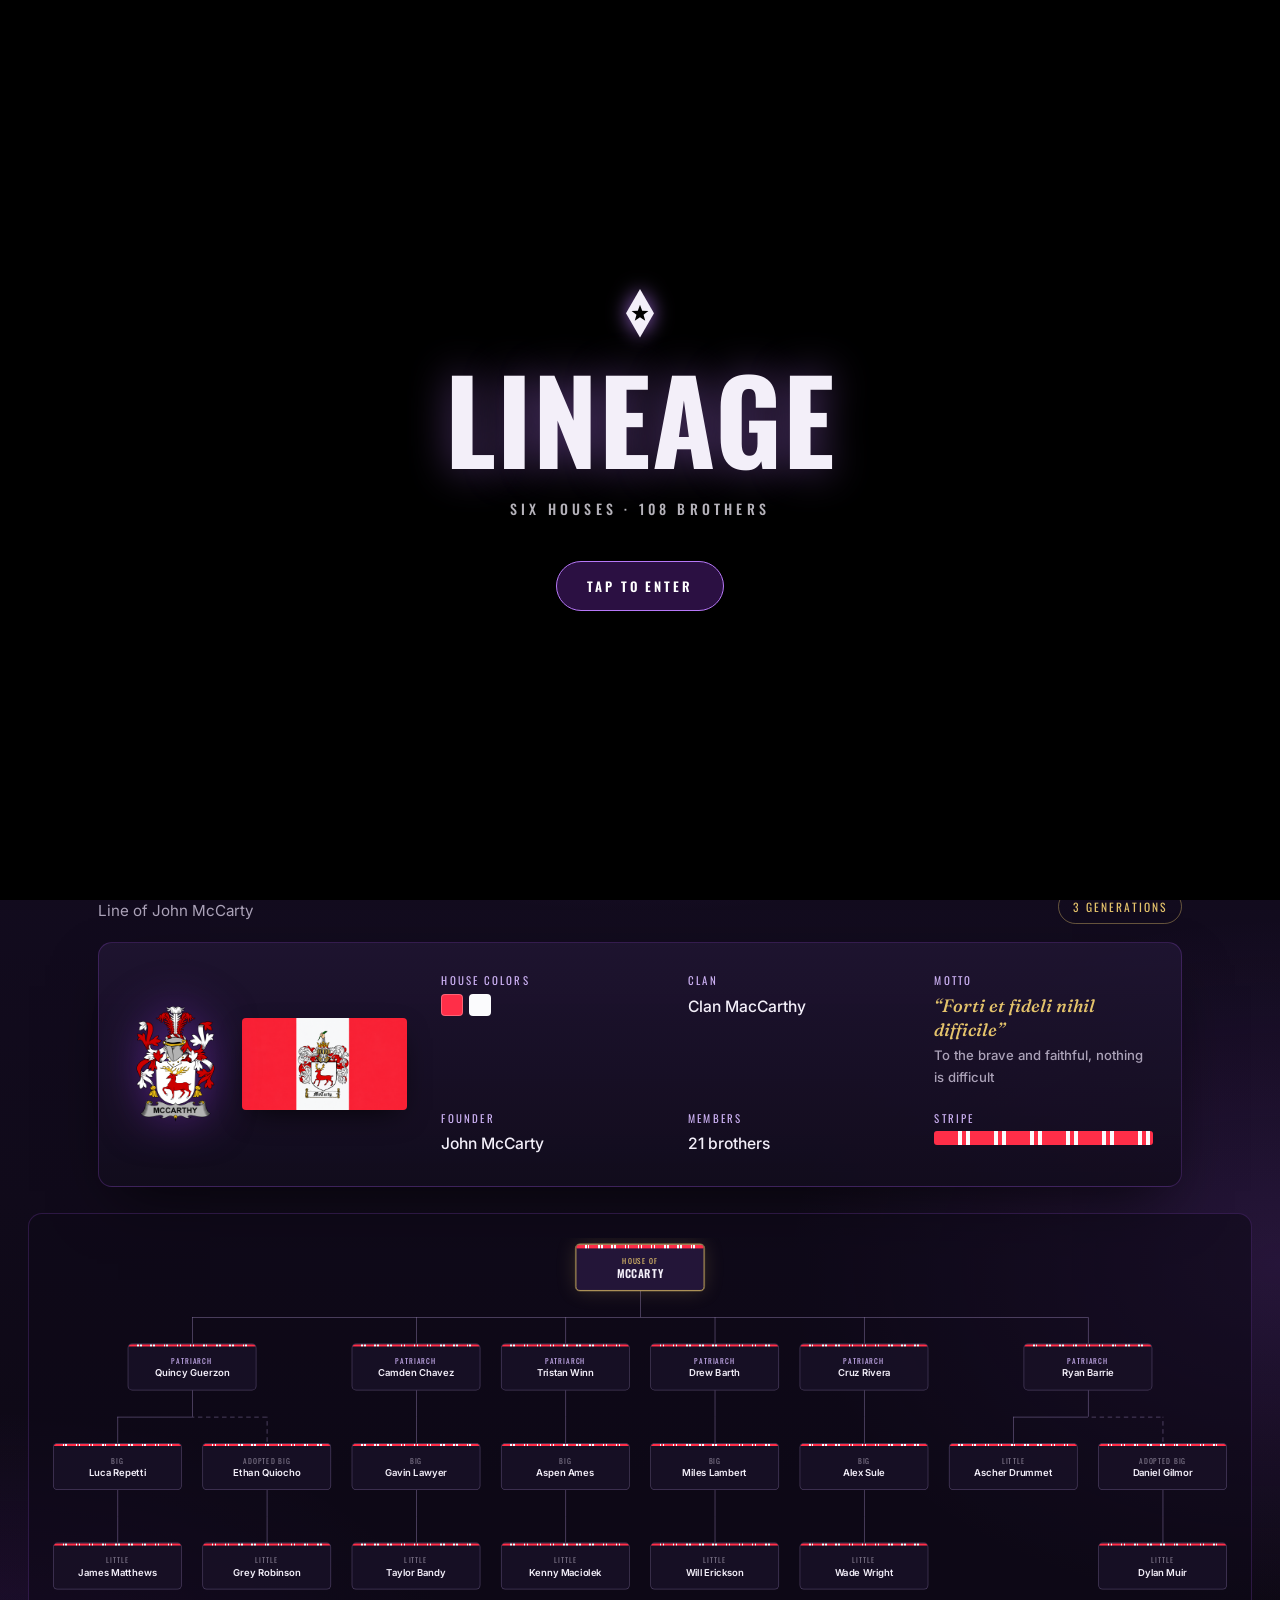
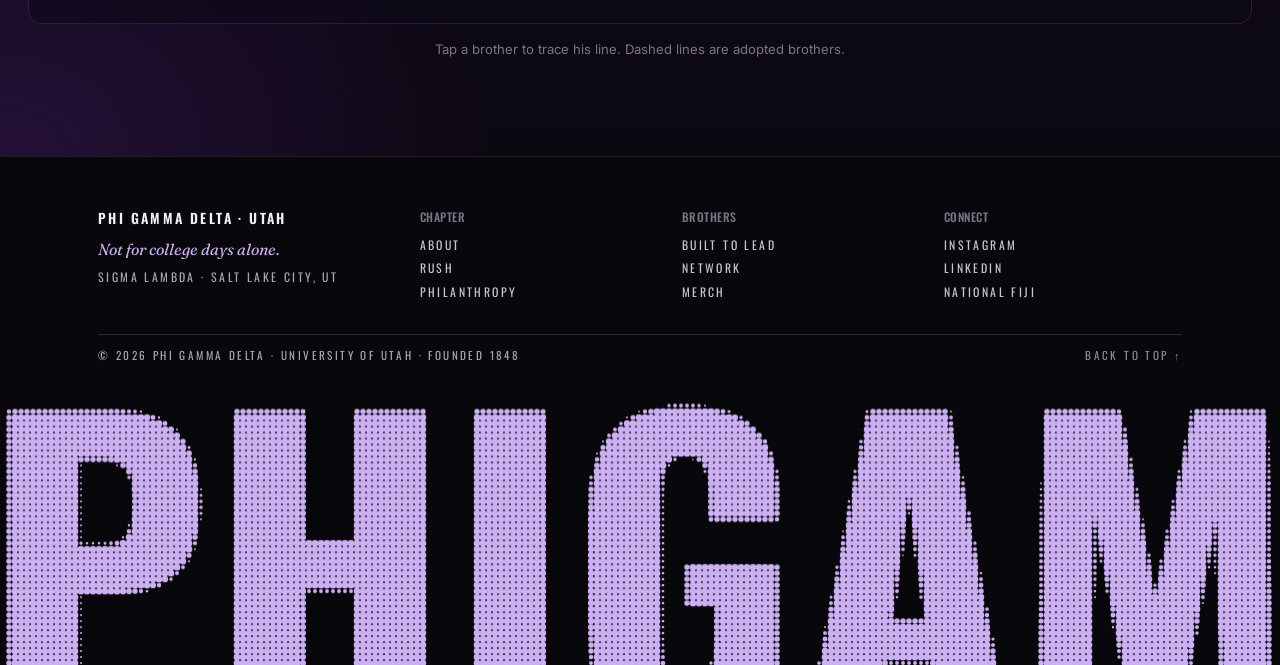
<file: lineage.html>
<!DOCTYPE html>
<html lang="en">
<head>
<meta charset="UTF-8">
<meta name="viewport" content="width=device-width, initial-scale=1.0">
<title>Lineage · Phi Gamma Delta · University of Utah</title>
<meta name="description" content="The Sigma Lambda family tree: six houses, every big, little and pledge class.">
<link rel="icon" href="assets/img/favicon.svg" type="image/svg+xml">
<link rel="preconnect" href="https://fonts.googleapis.com">
<link rel="preconnect" href="https://fonts.gstatic.com" crossorigin>
<link href="https://fonts.googleapis.com/css2?family=Oswald:wght@400;500;600;700&family=Inter:wght@300;400;500;600&family=Fraunces:ital,opsz,wght@1,9..144,400;1,9..144,500&display=swap" rel="stylesheet">
<link rel="stylesheet" href="assets/css/styles.css">
<script>try{document.documentElement.classList.add(sessionStorage.getItem("slIntroSeen")?"sl-seen":"sl-playing")}catch(e){document.documentElement.classList.add("sl-seen")}</script>
<link rel="stylesheet" href="assets/css/halftone-footer.css">
<link rel="stylesheet" href="assets/css/scroll-fx.css">
<link rel="stylesheet" href="assets/css/shiny-button.css">
<link rel="stylesheet" href="assets/css/lineage.css">
</head>
<body>

<!-- LINEAGE INTRO: black screen, then each house. Once per visit (lineage.js). -->
<div class="sl-intro" role="dialog" aria-label="Sigma Lambda lineage intro" data-sl-intro>
  <button type="button" class="sl-skip" data-sl-enter>Skip</button>
  <div class="sl-stage sl-s1">
    <svg viewBox="0 0 60 104" aria-hidden="true"><path d="M30 0 L60 52 L30 104 L0 52 Z" fill="#F3EFF9"></path><path d="M30 34 L34.7 46.5 L48 47 L37.6 55.2 L41.2 68 L30 60.6 L18.8 68 L22.4 55.2 L12 47 L25.3 46.5 Z" fill="#000"></path></svg>
    <div class="sl-kick"><span style="animation-delay:0.900s">P</span><span style="animation-delay:0.935s">h</span><span style="animation-delay:0.970s">i</span><span style="animation-delay:1.005s">&nbsp;</span><span style="animation-delay:1.040s">G</span><span style="animation-delay:1.075s">a</span><span style="animation-delay:1.110s">m</span><span style="animation-delay:1.145s">m</span><span style="animation-delay:1.180s">a</span><span style="animation-delay:1.215s">&nbsp;</span><span style="animation-delay:1.250s">D</span><span style="animation-delay:1.285s">e</span><span style="animation-delay:1.320s">l</span><span style="animation-delay:1.355s">t</span><span style="animation-delay:1.390s">a</span><span style="animation-delay:1.425s">&nbsp;</span><span style="animation-delay:1.460s">·</span><span style="animation-delay:1.495s">&nbsp;</span><span style="animation-delay:1.530s">F</span><span style="animation-delay:1.565s">o</span><span style="animation-delay:1.600s">u</span><span style="animation-delay:1.635s">n</span><span style="animation-delay:1.670s">d</span><span style="animation-delay:1.705s">e</span><span style="animation-delay:1.740s">d</span><span style="animation-delay:1.775s">&nbsp;</span><span style="animation-delay:1.810s">1</span><span style="animation-delay:1.845s">8</span><span style="animation-delay:1.880s">4</span><span style="animation-delay:1.915s">8</span></div>
  </div>
  <div class="sl-stage sl-s2">
    <h2 class="sl-big">Sigma Lambda</h2>
    <div class="sl-rule"></div>
  </div>
  <div class="sl-cuts">
      <div class="sl-cut" style="animation-delay:4.70s;background:radial-gradient(ellipse at center, #FF2E4855 0%, rgba(0,0,0,0) 62%), #000"><img src="assets/img/lineage/crest-mccarty.png" alt="" style="filter:drop-shadow(0 0 30px #FF2E48)"><div class="sl-house" style="text-shadow:0 0 24px #FF2E48">McCarty</div><div class="sl-motto">“Forti et fideli nihil difficile”</div><div class="sl-flash" style="animation-delay:4.70s"></div></div>
      <div class="sl-cut" style="animation-delay:5.25s;background:radial-gradient(ellipse at center, #F5C40055 0%, rgba(0,0,0,0) 62%), #000"><img src="assets/img/lineage/crest-wilson.png" alt="" style="filter:drop-shadow(0 0 30px #F5C400)"><div class="sl-house" style="text-shadow:0 0 24px #F5C400">Wilson</div><div class="sl-motto">“Vincit qui se vincit”</div><div class="sl-flash" style="animation-delay:5.25s"></div></div>
      <div class="sl-cut" style="animation-delay:5.80s;background:radial-gradient(ellipse at center, #FF2E4855 0%, rgba(0,0,0,0) 62%), #000"><img src="assets/img/lineage/crest-elliott.png" alt="" style="filter:drop-shadow(0 0 30px #FF2E48)"><div class="sl-house" style="text-shadow:0 0 24px #FF2E48">Elliott</div><div class="sl-motto">“Fortiter et recte”</div><div class="sl-flash" style="animation-delay:5.80s"></div></div>
      <div class="sl-cut" style="animation-delay:6.35s;background:radial-gradient(ellipse at center, #F5C40055 0%, rgba(0,0,0,0) 62%), #000"><img src="assets/img/lineage/crest-gregg.png" alt="" style="filter:drop-shadow(0 0 30px #F5C400)"><div class="sl-house" style="text-shadow:0 0 24px #F5C400">Gregg</div><div class="sl-motto">“S&#x27;rioghal mo dhream”</div><div class="sl-flash" style="animation-delay:6.35s"></div></div>
      <div class="sl-cut" style="animation-delay:6.90s;background:radial-gradient(ellipse at center, #4E77FF55 0%, rgba(0,0,0,0) 62%), #000"><img src="assets/img/lineage/crest-crofts.png" alt="" style="filter:drop-shadow(0 0 30px #4E77FF)"><div class="sl-house" style="text-shadow:0 0 24px #4E77FF">Crofts</div><div class="sl-motto">“Esse quam videri”</div><div class="sl-flash" style="animation-delay:6.90s"></div></div>
      <div class="sl-cut" style="animation-delay:7.45s;background:radial-gradient(ellipse at center, #E0283F55 0%, rgba(0,0,0,0) 62%), #000"><img src="assets/img/lineage/crest-fletcher.png" alt="" style="filter:drop-shadow(0 0 30px #E0283F)"><div class="sl-house" style="text-shadow:0 0 24px #E0283F">Fletcher</div><div class="sl-motto">“Dieu pour nous”</div><div class="sl-flash" style="animation-delay:7.45s"></div></div>
  </div>
  <div class="sl-stage sl-s4">
    <svg class="sl-emb" viewBox="0 0 60 104" aria-hidden="true"><path d="M30 0 L60 52 L30 104 L0 52 Z" fill="#F3EFF9"></path><path d="M30 34 L34.7 46.5 L48 47 L37.6 55.2 L41.2 68 L30 60.6 L18.8 68 L22.4 55.2 L12 47 L25.3 46.5 Z" fill="#000"></path></svg>
    <h2 class="sl-big">Lineage</h2>
    <div class="sl-kick">Six houses · 108 brothers</div>
    <button type="button" class="sl-enter" data-sl-enter>Tap to enter</button>
  </div>
</div>

<nav class="nav" aria-label="Primary">
  <div class="container">
    <a href="index.html" class="nav-brand"><span class="crest">FIJI</span>Phi&nbsp;Gamma&nbsp;Delta <span>· Utah</span></a>
    <button class="hamburger" aria-label="Menu" aria-expanded="false" aria-controls="navLinks"><span></span><span></span><span></span></button>
    <ul class="nav-links" id="navLinks">
      <li><a href="index.html">Home</a></li>
      <li><a href="about.html">About</a></li>
      <li><a href="philanthropy.html">Philanthropy</a></li>
      <li><a href="built-to-lead.html">Built to Lead</a></li>
      <li><a href="network.html" class="active">Network</a></li>
      <li><a href="https://utahfijimerch.com/collections/all" target="_blank" rel="noopener">Merch</a></li>
      <li><a href="rush.html" class="nav-cta">Rush FIJI</a></li>
    </ul>
  </div>
</nav>

<!-- HERO -->
<header class="hero hero--compact hero--silk" data-silk-flip="xy" style="--silk-opacity:0.7">
  <div class="container">
    <div class="hero-center reveal in">
      <div class="eyebrow center">Sigma Lambda Lineage</div>
      <h1>Six houses, one family<span class="serif-em">Every brother, back to the founder.</span></h1>
      <p>Find a brother, see his big and his littles, and trace his line through one of the chapter's six houses.</p>
      <div class="lg-stats" data-lg-stats></div>
    </div>
  </div>
</header>

<!-- LINEAGE APP -->
<section class="lg-app" id="tree">
  <div class="lg-bar">
    <div class="container lg-bar-in">
      <div class="lg-tabs" role="tablist" aria-label="Lineage views">
        <button class="lg-tab" role="tab" data-view="house" aria-selected="true">By house</button>
        <button class="lg-tab" role="tab" data-view="full" aria-selected="false">Full lineage</button>
        <button class="lg-tab" role="tab" data-view="class" aria-selected="false">By class</button>
      </div>
      <button class="lg-switch" type="button" role="switch" aria-checked="false" data-lg-nick>
        <span class="lg-switch-track"><span class="lg-switch-knob"></span></span>Nicknames
      </button>
    </div>
  </div>

  <!-- By house -->
  <div class="lg-panel" data-panel="house">
    <div class="container">
      <div class="lg-houses" data-lg-houses></div>
      <div class="lg-detail" data-lg-detail></div>
    </div>
    <div class="container lg-wide">
      <div class="lg-treebox" data-lg-htree></div>
      <p class="lg-hint">Tap a brother to trace his line. Dashed lines are adopted brothers.</p>
    </div>
  </div>

  <!-- Full lineage -->
  <div class="lg-panel" data-panel="full" hidden>
    <div class="container lg-wide">
      <div class="lg-full-head">
        <div class="eyebrow">Full Lineage</div>
        <h2 class="lg-h2" data-lg-total></h2>
      </div>
      <div class="lg-frame" data-lg-frame>
        <div class="lg-tools">
          <label class="lg-search">
            <svg viewBox="0 0 24 24" aria-hidden="true"><circle cx="11" cy="11" r="7"/><path d="m20 20-3.5-3.5"/></svg>
            <input type="search" placeholder="Search brothers" aria-label="Search brothers" data-lg-q>
            <span class="lg-count" data-lg-qcount></span>
          </label>
          <div class="lg-chips" data-lg-chips></div>
          <div class="lg-zoom">
            <button type="button" data-lg-zoom="out" aria-label="Zoom out">−</button>
            <button type="button" data-lg-zoom="fit" class="lg-zoom-label" data-lg-zlabel>Fit</button>
            <button type="button" data-lg-zoom="in" aria-label="Zoom in">+</button>
            <button type="button" data-lg-fs aria-label="Full screen" class="lg-fs">
              <svg viewBox="0 0 24 24" aria-hidden="true"><path d="M4 9V4h5M20 9V4h-5M4 15v5h5M20 15v5h-5"/></svg>
            </button>
          </div>
        </div>
        <div class="lg-view" data-lg-view>
          <div class="lg-stage" data-lg-stage><div class="lg-content" data-lg-content></div></div>
        </div>
        <div class="lg-housepanel" data-lg-hpanel hidden></div>
      </div>
      <p class="lg-hint">Ctrl/⌘ + scroll to zoom. Tap a house flag to fly to it.</p>
    </div>
  </div>

  <!-- By class -->
  <div class="lg-panel" data-panel="class" hidden>
    <div class="container">
      <div class="lg-class-head">
        <div>
          <div class="eyebrow" data-lg-gtitle>Members by class</div>
          <h2 class="lg-h2" data-lg-gtotal></h2>
        </div>
        <label class="lg-search">
          <svg viewBox="0 0 24 24" aria-hidden="true"><circle cx="11" cy="11" r="7"/><path d="m20 20-3.5-3.5"/></svg>
          <input type="search" placeholder="Search brothers" aria-label="Search brothers by name" data-lg-cq>
        </label>
      </div>
      <div class="lg-modes" role="tablist" aria-label="Group by" data-lg-modes></div>
      <div data-lg-cbody></div>
    </div>
  </div>
</section>

<!-- HALFTONE FOOTER -->
<footer class="hwf-root" data-hwf-word="PHIGAM">
  <span class="hwf-sr">PHIGAM</span>
  <div class="hwf-top">
    <div class="hwf-brand">
      <strong>Phi Gamma Delta · Utah</strong>
      <em>Not for college days alone.</em>
      <span>Sigma Lambda · Salt Lake City, UT</span>
    </div>
    <nav class="hwf-col" aria-label="Chapter">
      <h3>Chapter</h3>
      <ul><li><a href="about.html">About</a></li><li><a href="rush.html">Rush</a></li><li><a href="philanthropy.html">Philanthropy</a></li></ul>
    </nav>
    <nav class="hwf-col" aria-label="Brothers">
      <h3>Brothers</h3>
      <ul><li><a href="built-to-lead.html">Built to Lead</a></li><li><a href="network.html">Network</a></li><li><a href="https://utahfijimerch.com/collections/all" target="_blank" rel="noopener">Merch</a></li></ul>
    </nav>
    <nav class="hwf-col" aria-label="Connect">
      <h3>Connect</h3>
      <ul><li><a href="https://www.instagram.com/utahfiji" target="_blank" rel="noopener">Instagram</a></li><li><a href="https://www.linkedin.com/company/phi-gamma-delta/" target="_blank" rel="noopener">LinkedIn</a></li><li><a href="https://www.phigam.org" target="_blank" rel="noopener">National FIJI</a></li></ul>
    </nav>
  </div>
  <div class="hwf-rule">
    <span>© <span data-year>2026</span> Phi Gamma Delta · University of Utah · Founded 1848</span>
    <button type="button" class="hwf-up" data-hwf-top>Back to top ↑</button>
  </div>
</footer>

<script src="assets/js/scroll-fx.js"></script>
<script src="assets/js/main.js"></script>
<script src="assets/js/halftone-footer.js"></script>
<script src="assets/js/silk-bg.js"></script>
<script src="assets/js/lineage.js"></script>
</body>
</html>
</file>
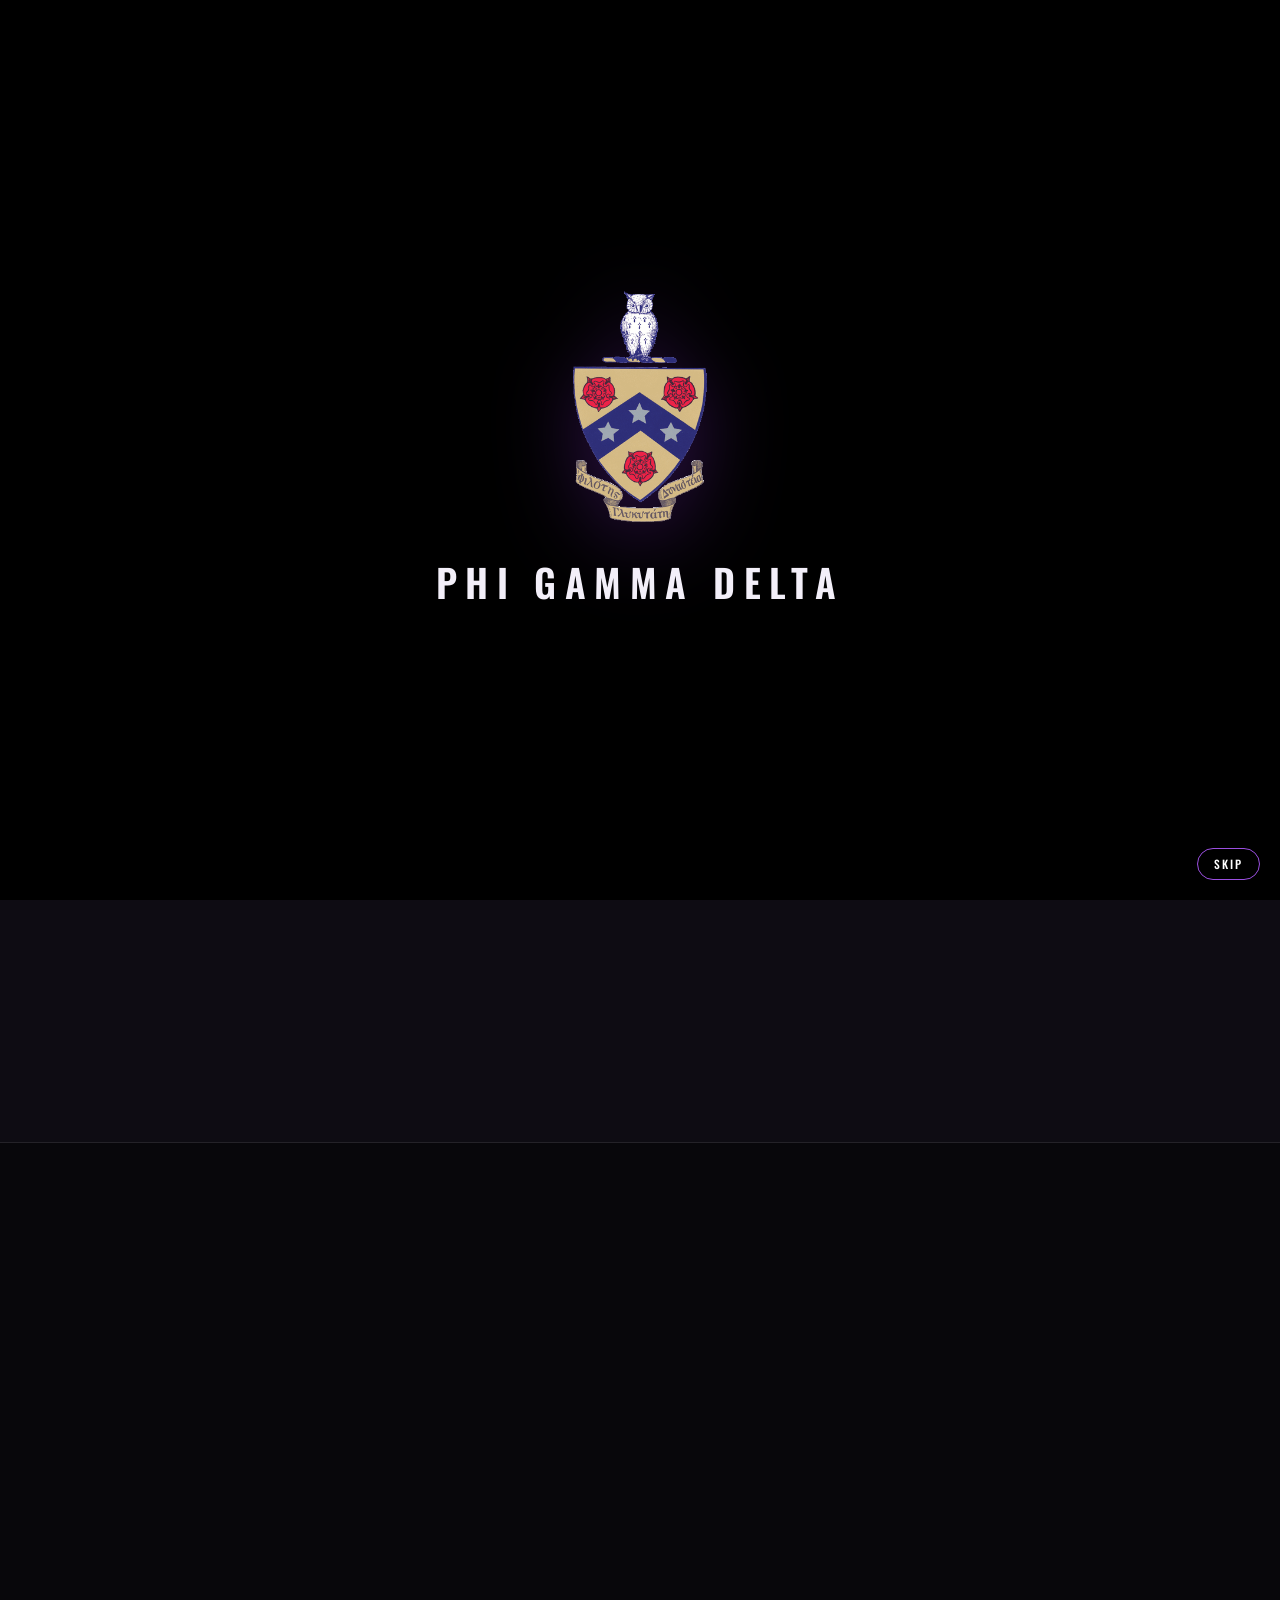
<file: members.html>
<!DOCTYPE html>
<html lang="en">
<head>
<meta charset="UTF-8">
<meta name="viewport" content="width=device-width, initial-scale=1.0">
<title>Moved · Phi Gamma Delta · University of Utah</title>
<!-- The member portal is retired for now. The old page is in git history (pre-2026-11-03). -->
<meta http-equiv="refresh" content="0; url=network.html">
<link rel="canonical" href="network.html">
<meta name="robots" content="noindex">
<link rel="icon" href="assets/img/favicon.svg" type="image/svg+xml">
<style>body{background:#08070B;color:#F3EFF9;font-family:-apple-system,BlinkMacSystemFont,sans-serif;display:grid;place-items:center;min-height:100vh;margin:0}a{color:#CBB0F2}</style>
</head>
<body>
<p>The member portal has moved. <a href="network.html">Go to the Parents &amp; Alumni Network →</a></p>
</body>
</html>
</file>
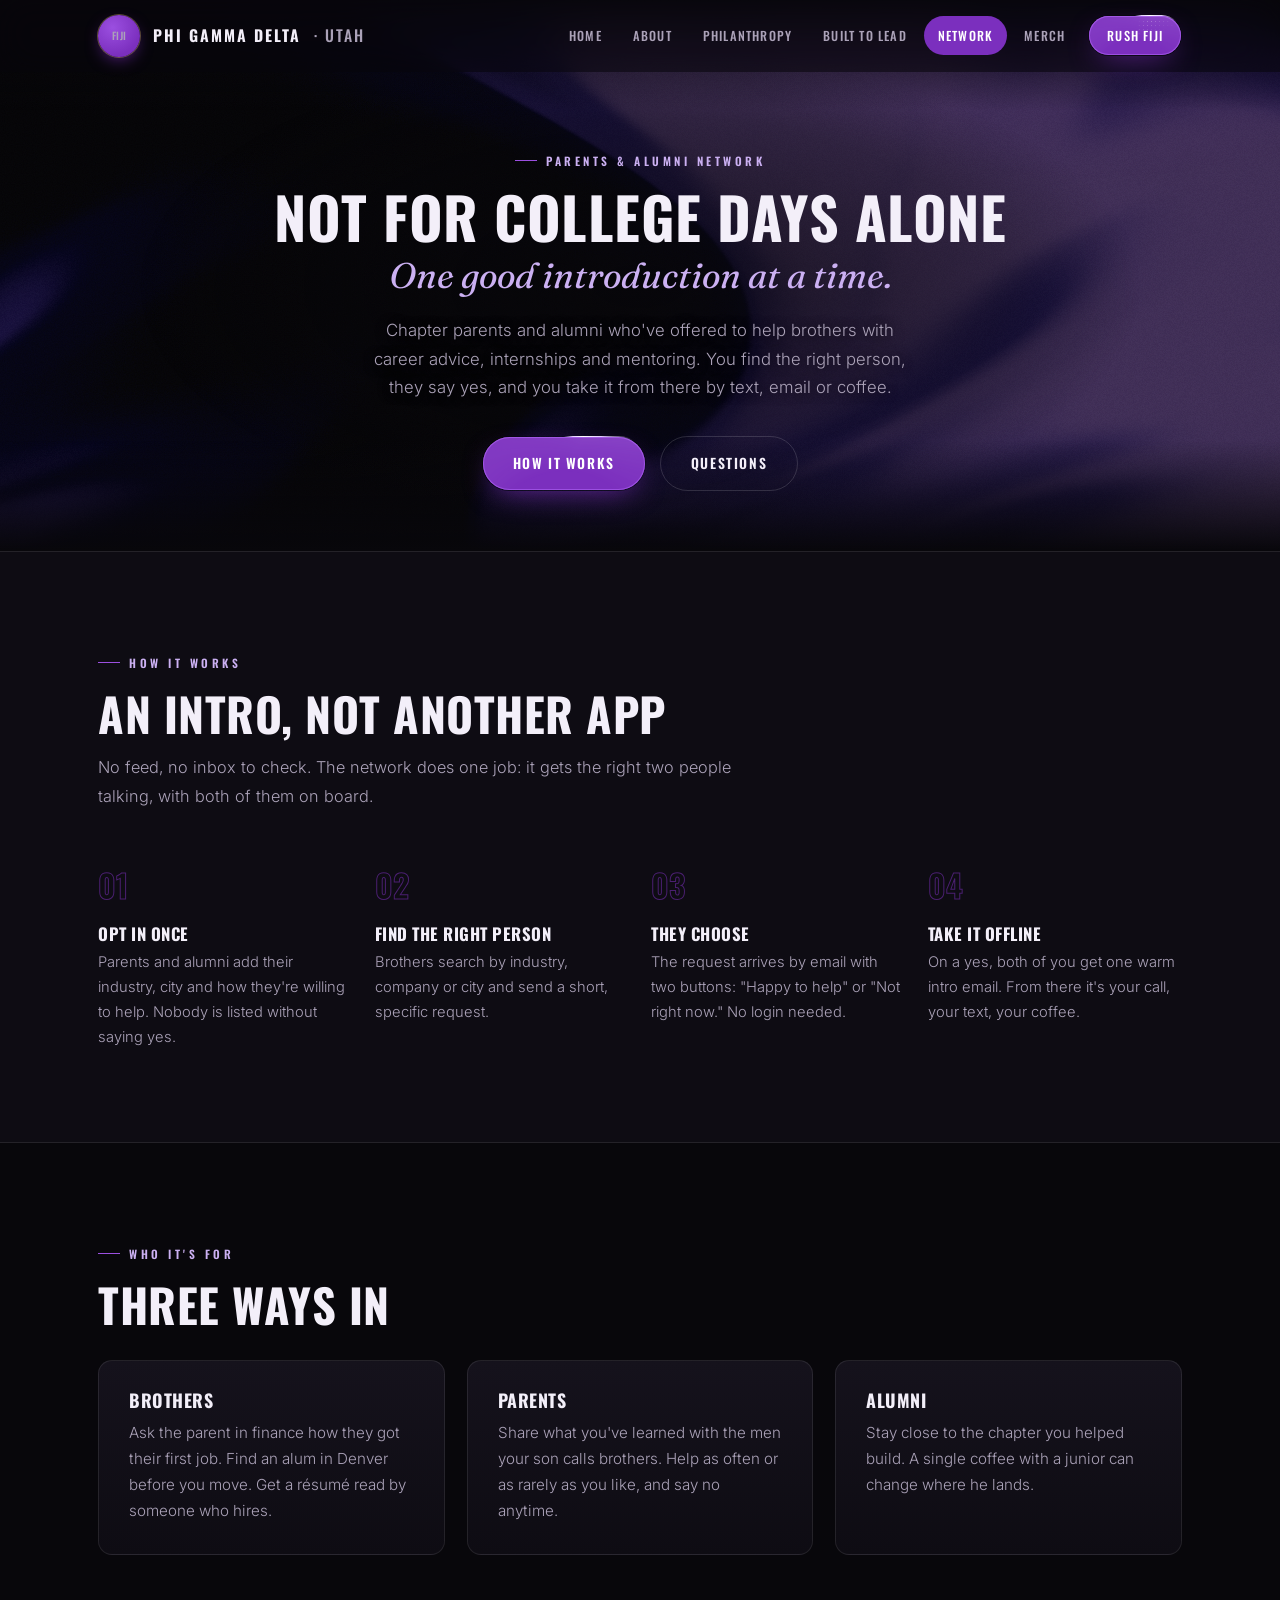
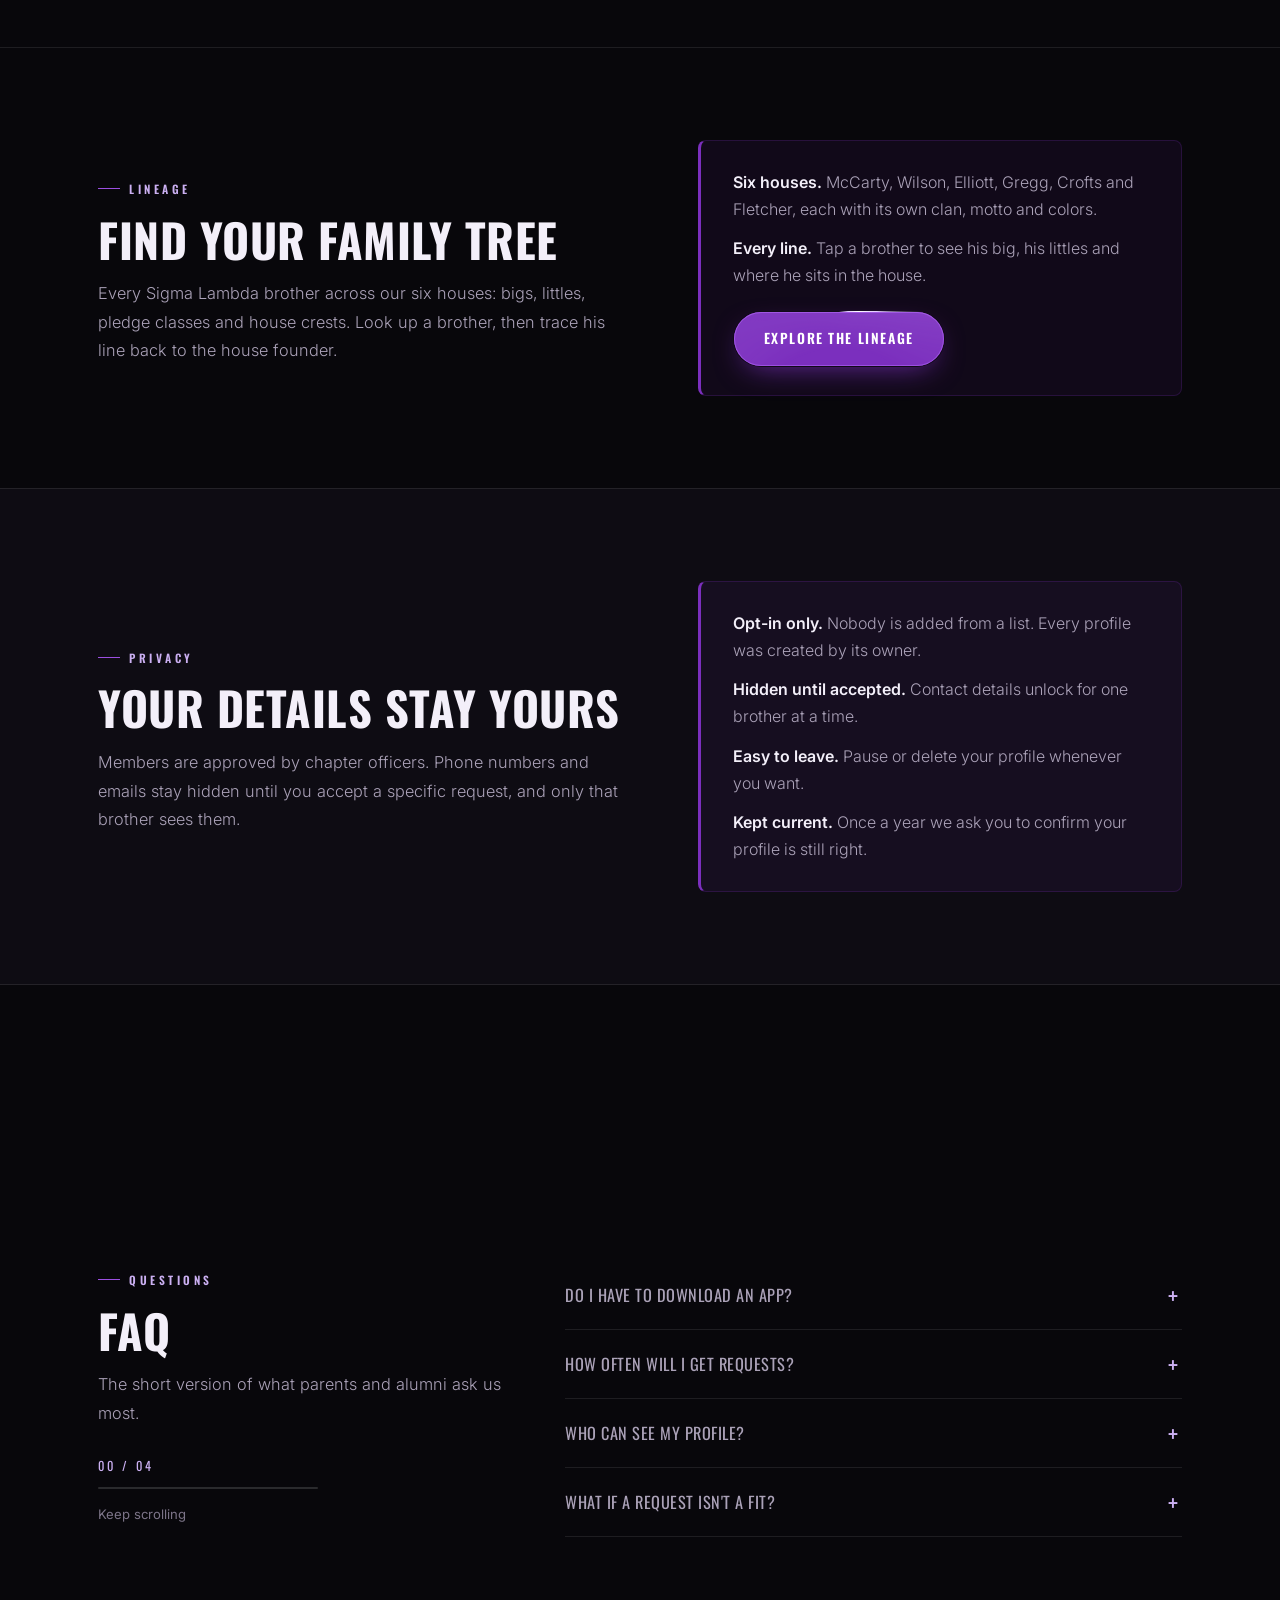
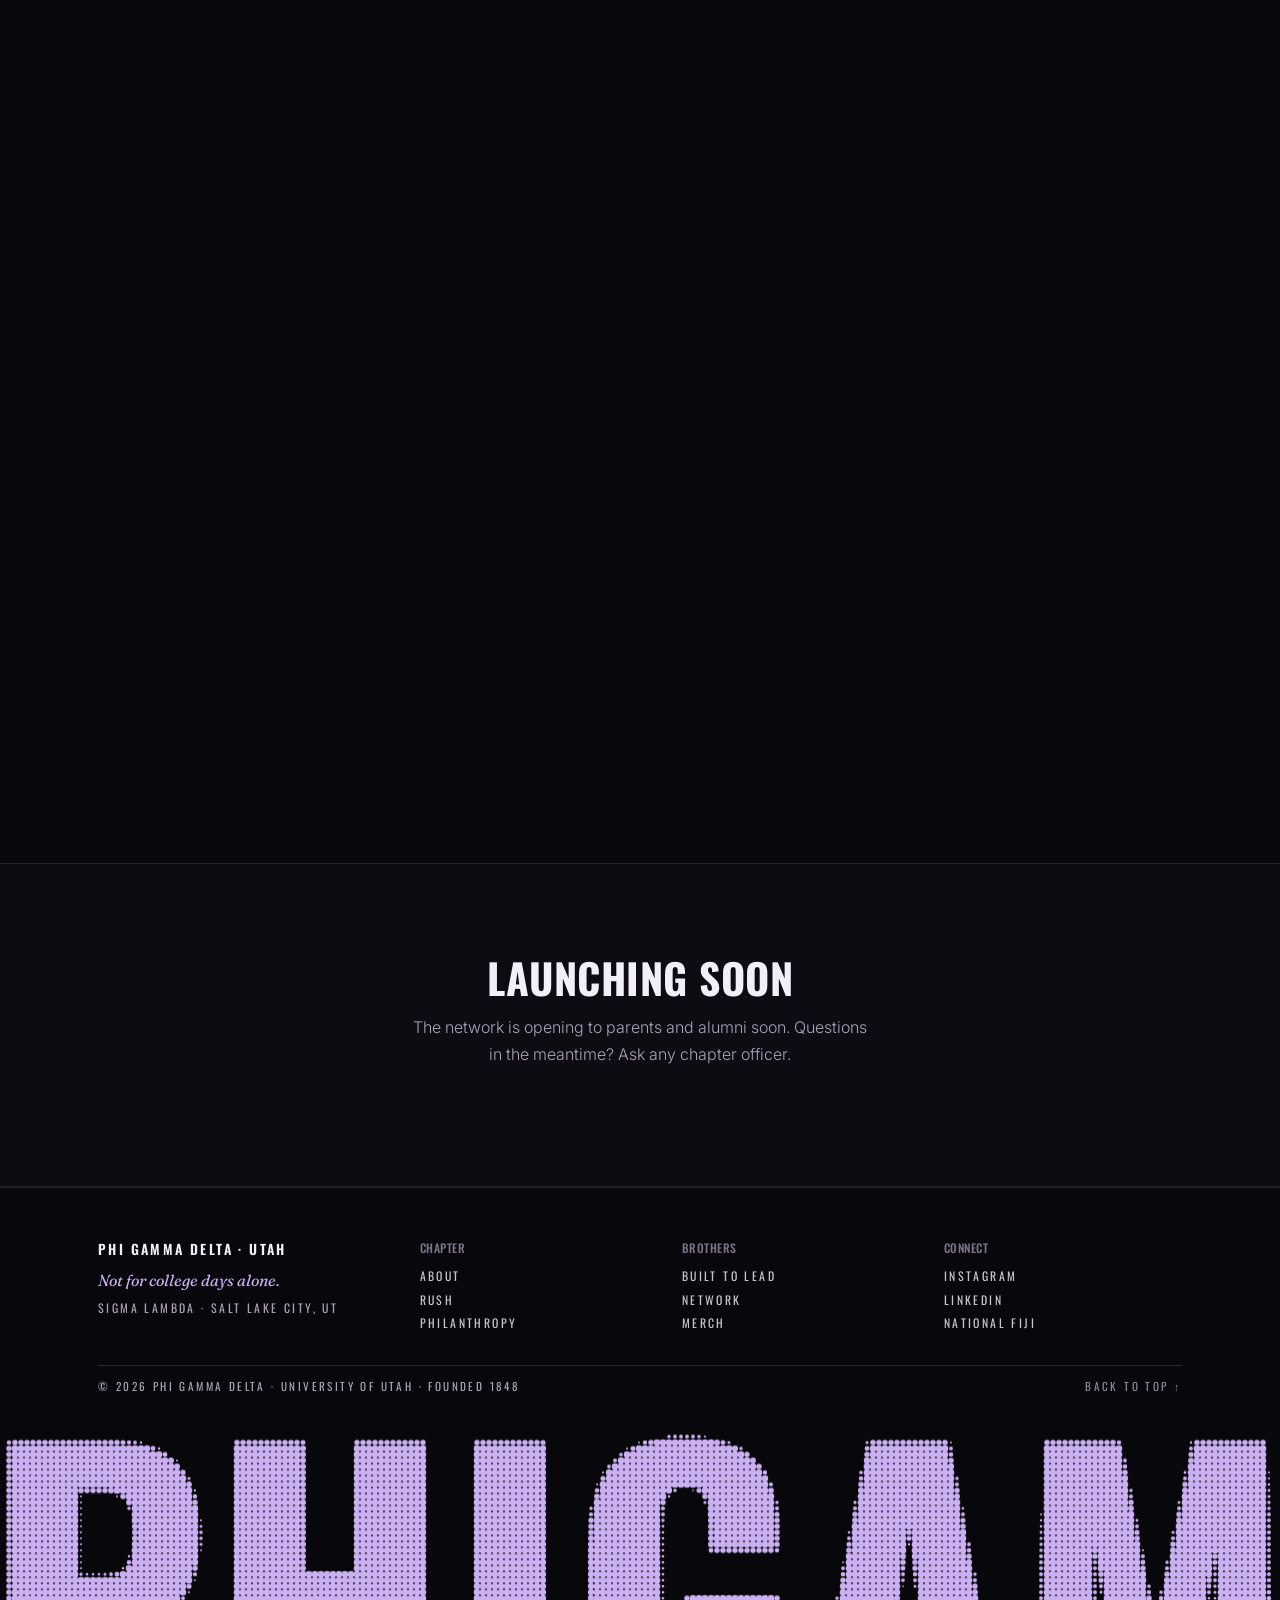
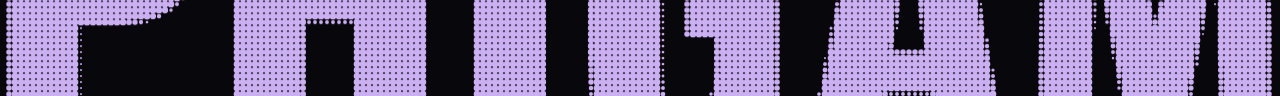
<file: network.html>
<!DOCTYPE html>
<html lang="en">
<head>
<meta charset="UTF-8">
<meta name="viewport" content="width=device-width, initial-scale=1.0">
<title>Parents &amp; Alumni Network · Phi Gamma Delta · University of Utah</title>
<meta name="description" content="A private, opt-in way for Utah FIJI brothers to meet chapter parents and alumni for career advice, internships and mentoring.">
<link rel="icon" href="assets/img/favicon.svg" type="image/svg+xml">
<link rel="preconnect" href="https://fonts.googleapis.com">
<link rel="preconnect" href="https://fonts.gstatic.com" crossorigin>
<link href="https://fonts.googleapis.com/css2?family=Oswald:wght@400;500;600;700&family=Inter:wght@300;400;500;600&family=Fraunces:ital,opsz,wght@1,9..144,400;1,9..144,500&display=swap" rel="stylesheet">
<link rel="stylesheet" href="assets/css/styles.css">
<link rel="stylesheet" href="assets/css/intro.css">
<script src="assets/js/intro.js"></script>
<link rel="stylesheet" href="assets/css/halftone-footer.css">
<link rel="stylesheet" href="assets/css/scroll-fx.css">
<link rel="stylesheet" href="assets/css/shiny-button.css">
<link rel="stylesheet" href="assets/css/float-profiles.css">
</head>
<body>

<nav class="nav" aria-label="Primary">
  <div class="container">
    <a href="index.html" class="nav-brand"><span class="crest">FIJI</span>Phi&nbsp;Gamma&nbsp;Delta <span>· Utah</span></a>
    <button class="hamburger" aria-label="Menu" aria-expanded="false" aria-controls="navLinks"><span></span><span></span><span></span></button>
    <ul class="nav-links" id="navLinks">
      <li><a href="index.html">Home</a></li>
      <li><a href="about.html">About</a></li>
      <li><a href="philanthropy.html">Philanthropy</a></li>
      <li><a href="built-to-lead.html">Built to Lead</a></li>
      <li><a href="network.html" class="active">Network</a></li>
      <li><a href="https://utahfijimerch.com/collections/all" target="_blank" rel="noopener">Merch</a></li>
      <li><a href="rush.html" class="nav-cta">Rush FIJI</a></li>
    </ul>
  </div>
</nav>

<!-- HERO -->
<header class="hero hero--compact hero--silk hero--profiles">
  <div class="container">
    <div class="hero-center reveal in">
      <div class="eyebrow center">Parents &amp; Alumni Network</div>
      <h1>Not for college days alone<span class="serif-em">One good introduction at a time.</span></h1>
      <p>Chapter parents and alumni who've offered to help brothers with career advice, internships and mentoring. You find the right person, they say yes, and you take it from there by text, email or coffee.</p>
      <div class="btn-row">
        <a href="#how" class="btn btn-primary">How it works</a>
        <a href="#faq" class="btn btn-ghost">Questions</a>
      </div>
    </div>
  </div>
</header>

<!-- HOW IT WORKS -->
<section id="how" class="section--tint">
  <div class="container">
    <div class="reveal"><div class="eyebrow">How It Works</div>
    <h2 class="section-title">An intro, not another app</h2>
    <p class="lede measure" style="margin-bottom:48px;">No feed, no inbox to check. The network does one job: it gets the right two people talking, with both of them on board.</p></div>
    <div class="grid grid-4">
      <div class="step reveal"><div class="n">01</div><h3>Opt in once</h3><p>Parents and alumni add their industry, city and how they're willing to help. Nobody is listed without saying yes.</p></div>
      <div class="step reveal" data-delay="1"><div class="n">02</div><h3>Find the right person</h3><p>Brothers search by industry, company or city and send a short, specific request.</p></div>
      <div class="step reveal" data-delay="2"><div class="n">03</div><h3>They choose</h3><p>The request arrives by email with two buttons: "Happy to help" or "Not right now." No login needed.</p></div>
      <div class="step reveal" data-delay="3"><div class="n">04</div><h3>Take it offline</h3><p>On a yes, both of you get one warm intro email. From there it's your call, your text, your coffee.</p></div>
    </div>
  </div>
</section>

<!-- WHO IT'S FOR -->
<section>
  <div class="container">
    <div class="reveal"><div class="eyebrow">Who It's For</div>
    <h2 class="section-title">Three ways in</h2></div>
    <div class="grid grid-3" style="margin-top:32px;">
      <div class="card reveal">
        <h3>Brothers</h3>
        <p>Ask the parent in finance how they got their first job. Find an alum in Denver before you move. Get a résumé read by someone who hires.</p>
      </div>
      <div class="card reveal" data-delay="1">
        <h3>Parents</h3>
        <p>Share what you've learned with the men your son calls brothers. Help as often or as rarely as you like, and say no anytime.</p>
      </div>
      <div class="card reveal" data-delay="2">
        <h3>Alumni</h3>
        <p>Stay close to the chapter you helped build. A single coffee with a junior can change where he lands.</p>
      </div>
    </div>
  </div>
</section>

<!-- LINEAGE -->
<section class="divider-top" id="lineage">
  <div class="container">
    <div class="hero-split">
      <div class="reveal">
        <div class="eyebrow">Lineage</div>
        <h2 class="section-title">Find your family tree</h2>
        <p class="lede">Every Sigma Lambda brother across our six houses: bigs, littles, pledge classes and house crests. Look up a brother, then trace his line back to the house founder.</p>
      </div>
      <div class="callout reveal" data-delay="1">
        <p><strong>Six houses.</strong> McCarty, Wilson, Elliott, Gregg, Crofts and Fletcher, each with its own clan, motto and colors.</p>
        <p style="margin-top:12px;"><strong>Every line.</strong> Tap a brother to see his big, his littles and where he sits in the house.</p>
        <div class="btn-row" style="margin-top:22px;">
          <a href="lineage.html" class="btn btn-primary">Explore the lineage</a>
        </div>
      </div>
    </div>
  </div>
</section>

<!-- PRIVACY -->
<section class="section--tint">
  <div class="container">
    <div class="hero-split">
      <div class="reveal">
        <div class="eyebrow">Privacy</div>
        <h2 class="section-title">Your details stay yours</h2>
        <p class="lede">Members are approved by chapter officers. Phone numbers and emails stay hidden until you accept a specific request, and only that brother sees them.</p>
      </div>
      <div class="callout reveal" data-delay="1">
        <p><strong>Opt-in only.</strong> Nobody is added from a list. Every profile was created by its owner.</p>
        <p style="margin-top:12px;"><strong>Hidden until accepted.</strong> Contact details unlock for one brother at a time.</p>
        <p style="margin-top:12px;"><strong>Easy to leave.</strong> Pause or delete your profile whenever you want.</p>
        <p style="margin-top:12px;"><strong>Kept current.</strong> Once a year we ask you to confirm your profile is still right.</p>
      </div>
    </div>
  </div>
</section>

<!-- FAQ: pins while you scroll; each question opens in turn -->
<section class="scroll-faq" id="faq">
  <div class="scroll-faq-pin">
    <div class="container">
      <div class="scroll-faq-grid">
        <div class="scroll-faq-head reveal">
          <div class="eyebrow">Questions</div>
          <h2 class="section-title">FAQ</h2>
          <p class="lede">The short version of what parents and alumni ask us most.</p>
          <div class="faq-progress" aria-hidden="true">
            <div class="faq-progress-count" data-faq-count>00 / 04</div>
            <div class="faq-progress-track"><span class="faq-progress-bar" data-faq-bar></span></div>
            <p class="faq-progress-hint">Keep scrolling</p>
          </div>
        </div>
        <div class="reveal" data-delay="1">
          <div class="faq-item"><button class="faq-q" aria-expanded="false">Do I have to download an app?</button><div class="faq-a"><div class="faq-a-inner">No. It's a website, and you sign in with a one-time link sent to your email, so there's no password. Parents and alumni can answer requests straight from the email.</div></div></div>
          <div class="faq-item"><button class="faq-q" aria-expanded="false">How often will I get requests?</button><div class="faq-a"><div class="faq-a-inner">Rarely. Brothers send one request per person, and you choose what you're open to, such as mentoring, résumé review or internships.</div></div></div>
          <div class="faq-item"><button class="faq-q" aria-expanded="false">Who can see my profile?</button><div class="faq-a"><div class="faq-a-inner">Only approved brothers, parents and alumni of Sigma Lambda. Your card shows your industry, employer and city. Your contact details stay private until you accept a request.</div></div></div>
          <div class="faq-item"><button class="faq-q" aria-expanded="false">What if a request isn't a fit?</button><div class="faq-a"><div class="faq-a-inner">Click "Not right now." The brother gets a polite note, and that's the end of it.</div></div></div>
        </div>
      </div>
    </div>
  </div>
</section>

<!-- CTA -->
<section class="cta section--tint">
  <div class="container reveal">
    <h2>Launching soon</h2>
    <p>The network is opening to parents and alumni soon. Questions in the meantime? Ask any chapter officer.</p>
  </div>
</section>

<!-- HALFTONE FOOTER -->
<footer class="hwf-root" data-hwf-word="PHIGAM">
  <span class="hwf-sr">PHIGAM</span>
  <div class="hwf-top">
    <div class="hwf-brand">
      <strong>Phi Gamma Delta · Utah</strong>
      <em>Not for college days alone.</em>
      <span>Sigma Lambda · Salt Lake City, UT</span>
    </div>
    <nav class="hwf-col" aria-label="Chapter">
      <h3>Chapter</h3>
      <ul><li><a href="about.html">About</a></li><li><a href="rush.html">Rush</a></li><li><a href="philanthropy.html">Philanthropy</a></li></ul>
    </nav>
    <nav class="hwf-col" aria-label="Brothers">
      <h3>Brothers</h3>
      <ul><li><a href="built-to-lead.html">Built to Lead</a></li><li><a href="network.html">Network</a></li><li><a href="https://utahfijimerch.com/collections/all" target="_blank" rel="noopener">Merch</a></li></ul>
    </nav>
    <nav class="hwf-col" aria-label="Connect">
      <h3>Connect</h3>
      <ul><li><a href="https://www.instagram.com/utahfiji" target="_blank" rel="noopener">Instagram</a></li><li><a href="https://www.linkedin.com/company/phi-gamma-delta/" target="_blank" rel="noopener">LinkedIn</a></li><li><a href="https://www.phigam.org" target="_blank" rel="noopener">National FIJI</a></li></ul>
    </nav>
  </div>
  <div class="hwf-rule">
    <span>© <span data-year>2026</span> Phi Gamma Delta · University of Utah · Founded 1848</span>
    <button type="button" class="hwf-up" data-hwf-top>Back to top ↑</button>
  </div>
</footer>

<script src="assets/js/scroll-fx.js"></script>
<script src="assets/js/main.js"></script>
<script src="assets/js/halftone-footer.js"></script>
<script src="assets/js/silk-bg.js"></script>
<script src="assets/js/float-profiles.js"></script>
</body>
</html>
</file>
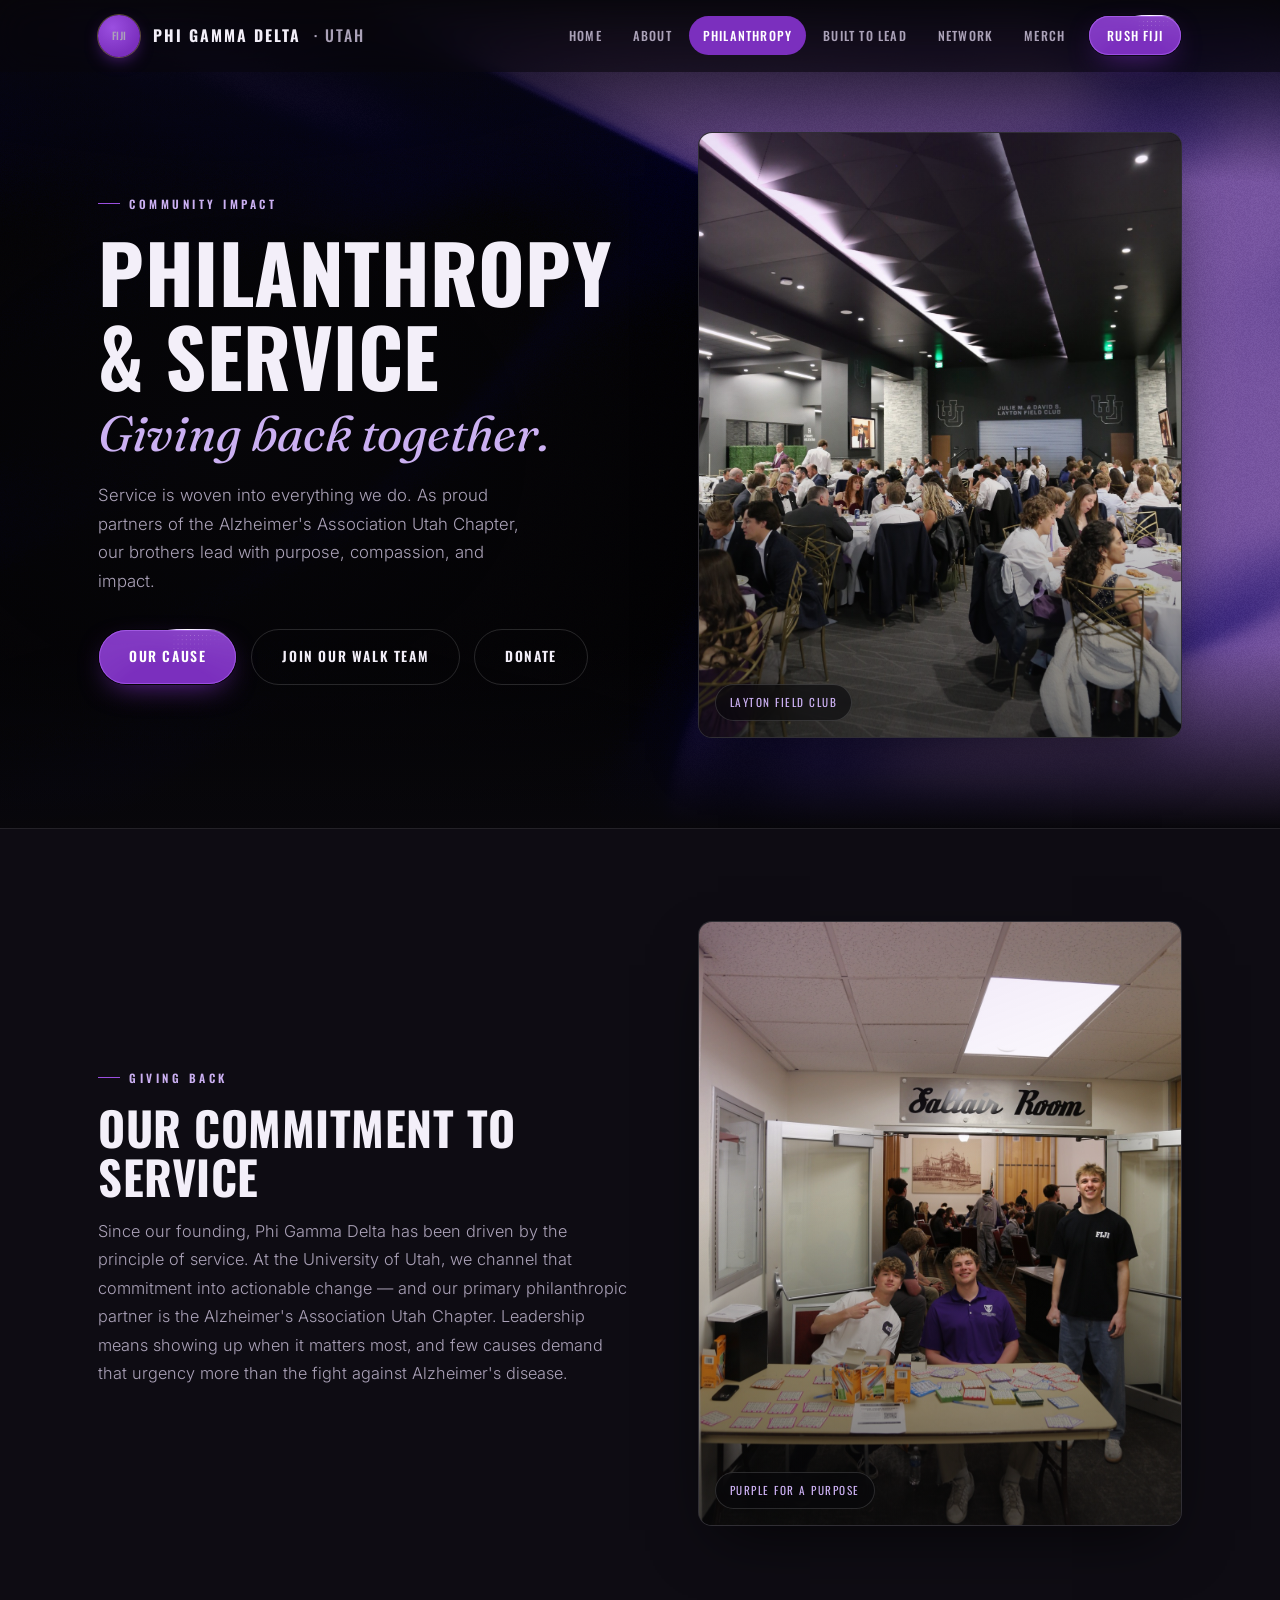
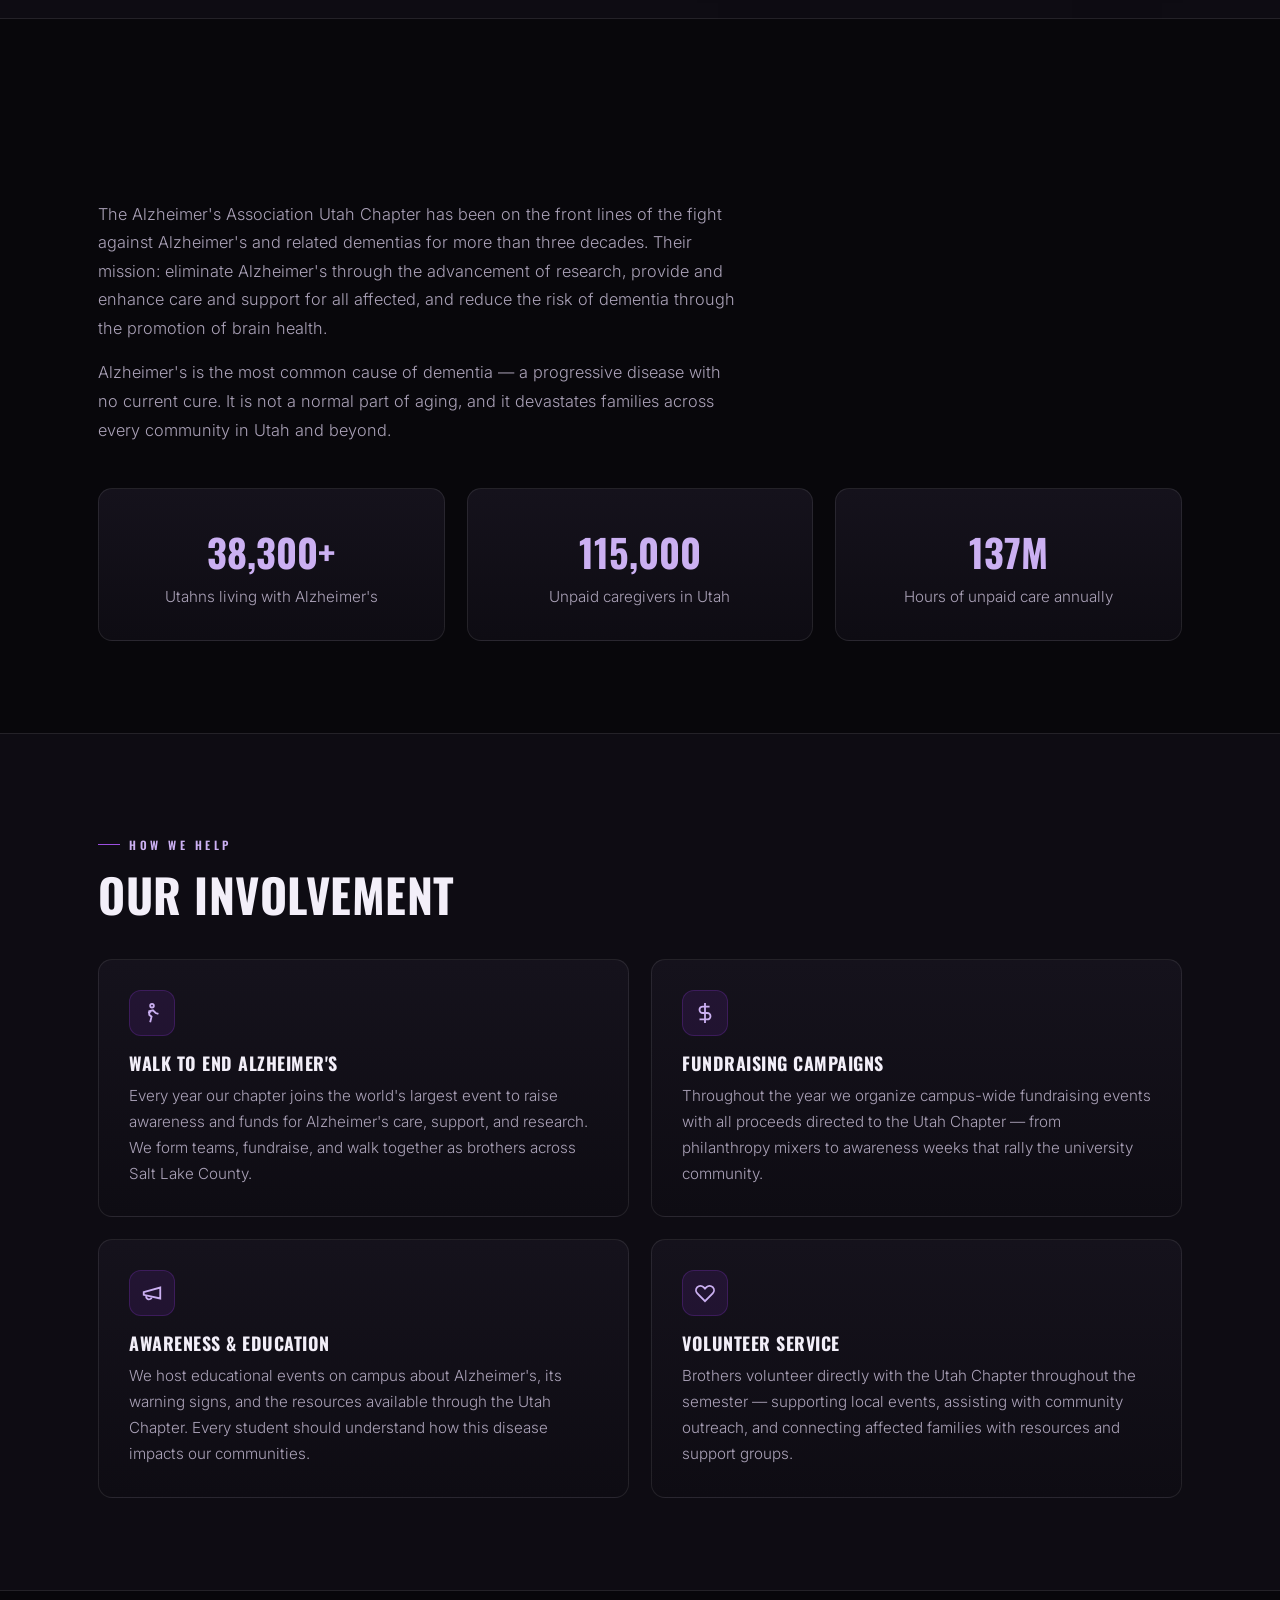
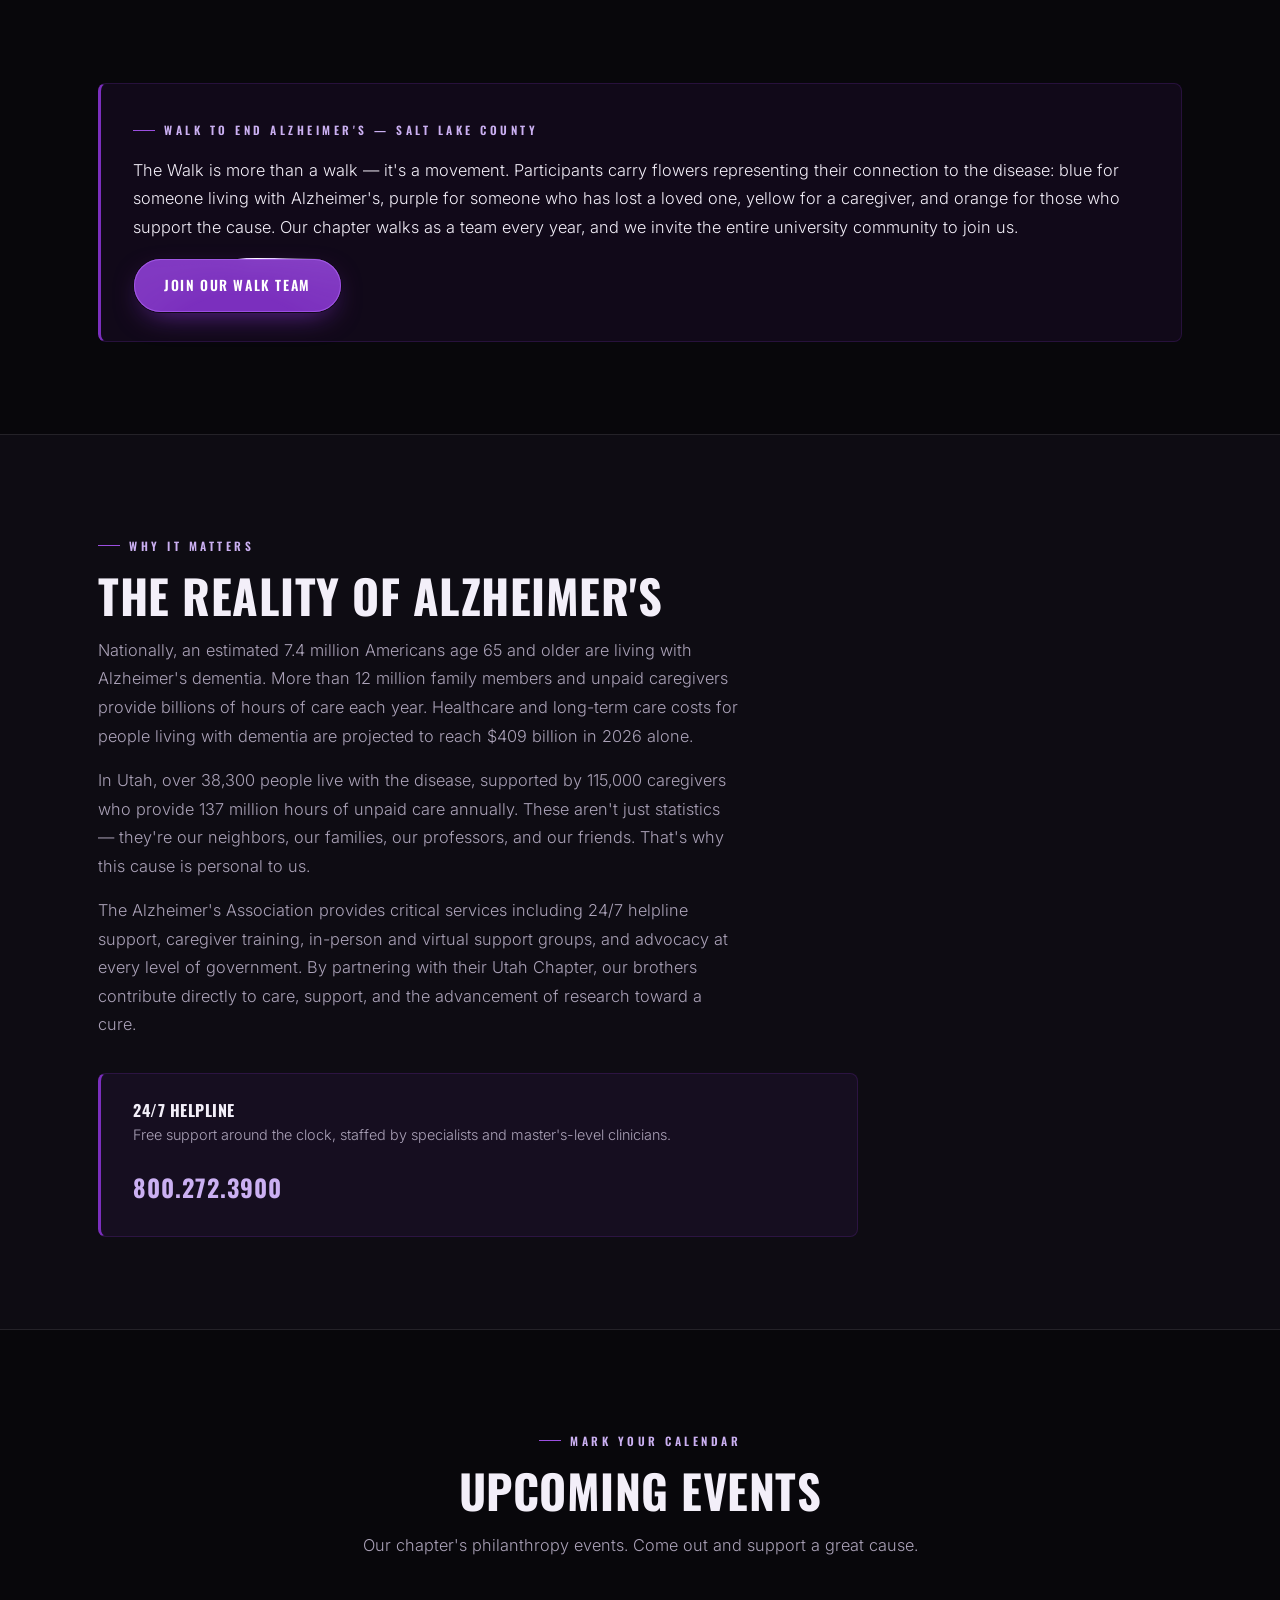
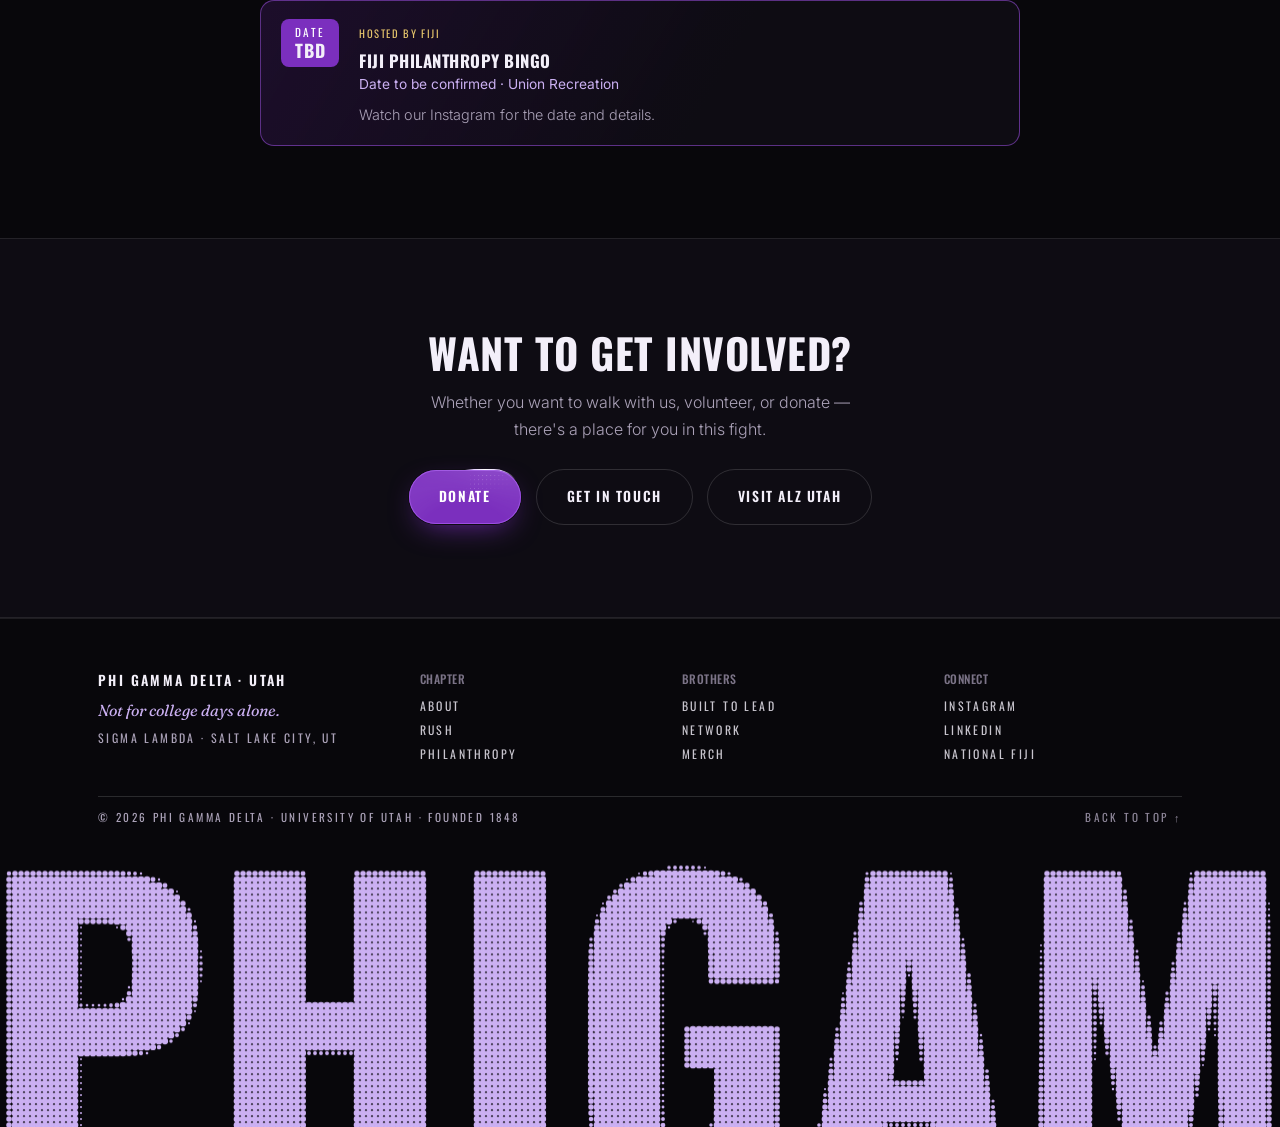
<file: philanthropy.html>
<!DOCTYPE html>
<html lang="en">
<head>
<meta charset="UTF-8">
<meta name="viewport" content="width=device-width, initial-scale=1.0">
<title>Philanthropy · Phi Gamma Delta · University of Utah</title>
<meta name="description" content="Phi Gamma Delta at the University of Utah proudly partners with the Alzheimer's Association Utah Chapter — walking, fundraising, and volunteering to end Alzheimer's.">
<meta property="og:title" content="Philanthropy & Service · Utah FIJI">
<meta property="og:description" content="Giving back together — proud partners of the Alzheimer's Association Utah Chapter.">
<meta property="og:image" content="assets/img/philanthropy.jpg">
<link rel="icon" href="assets/img/favicon.svg" type="image/svg+xml">
<link rel="preconnect" href="https://fonts.googleapis.com">
<link rel="preconnect" href="https://fonts.gstatic.com" crossorigin>
<link href="https://fonts.googleapis.com/css2?family=Oswald:wght@400;500;600;700&family=Inter:wght@300;400;500;600&family=Fraunces:ital,opsz,wght@1,9..144,400;1,9..144,500&display=swap" rel="stylesheet">
<link rel="stylesheet" href="assets/css/styles.css">
<link rel="stylesheet" href="assets/css/intro.css">
<script src="assets/js/intro.js"></script>
<link rel="stylesheet" href="assets/css/halftone-footer.css">
<link rel="stylesheet" href="assets/css/scroll-fx.css">
<link rel="stylesheet" href="assets/css/shiny-button.css">
</head>
<body>

<nav class="nav" aria-label="Primary">
  <div class="container">
    <a href="index.html" class="nav-brand"><span class="crest">FIJI</span>Phi&nbsp;Gamma&nbsp;Delta <span>· Utah</span></a>
    <button class="hamburger" aria-label="Menu" aria-expanded="false" aria-controls="navLinks"><span></span><span></span><span></span></button>
    <ul class="nav-links" id="navLinks">
      <li><a href="index.html">Home</a></li>
      <li><a href="about.html">About</a></li>
      <li><a href="philanthropy.html" class="active">Philanthropy</a></li>
      <li><a href="built-to-lead.html">Built to Lead</a></li>
      <li><a href="network.html">Network</a></li>
      <li><a href="https://utahfijimerch.com/collections/all" target="_blank" rel="noopener">Merch</a></li>
      <li><a href="rush.html" class="nav-cta">Rush FIJI</a></li>
    </ul>
  </div>
</nav>

<!-- HERO -->
<header class="hero hero--silk hero--silk-left" style="--silk-opacity:0.8">
  <div class="container">
    <div class="hero-split">
      <div class="reveal in">
        <div class="eyebrow">Community Impact</div>
        <h1>Philanthropy<br>& Service<span class="serif-em">Giving back together.</span></h1>
        <p>Service is woven into everything we do. As proud partners of the Alzheimer's Association Utah Chapter, our brothers lead with purpose, compassion, and impact.</p>
        <div class="btn-row">
          <a href="#partner" class="btn btn-primary">Our Cause</a>
          <a href="https://act.alz.org/site/TR/Walk2025/UT-Utah?fr_id=18946&pg=entry" target="_blank" rel="noopener" class="btn btn-ghost">Join Our Walk Team</a>
          <a href="https://link.joinswitch.co/sbV8d7hab7b" target="_blank" rel="noopener" class="btn btn-ghost">Donate</a>
        </div>
      </div>
      <div class="frame frame--portrait reveal" data-delay="1">
        <img src="assets/img/philanthropy-dinner.jpg" width="1333" height="2000" alt="Brothers and guests at a chapter dinner in the Layton Field Club" style="object-position:50% 62%;" fetchpriority="high">
        <span class="frame-tag">Layton Field Club</span>
      </div>
    </div>
  </div>
</header>

<!-- COMMITMENT -->
<section class="section--tint">
  <div class="container">
    <div class="hero-split">
      <div class="reveal">
        <div class="eyebrow">Giving Back</div>
        <h2 class="section-title">Our Commitment to Service</h2>
        <p class="lede">Since our founding, Phi Gamma Delta has been driven by the principle of service. At the University of Utah, we channel that commitment into actionable change — and our primary philanthropic partner is the Alzheimer's Association Utah Chapter. Leadership means showing up when it matters most, and few causes demand that urgency more than the fight against Alzheimer's disease.</p>
      </div>
      <div class="frame frame--portrait frame--align-heading reveal" data-delay="1">
        <img src="assets/img/philanthropy.jpg" width="1200" height="1800" alt="FIJI brothers running a philanthropy bingo table outside the Saltair Room" loading="lazy" style="object-position:50% 80%;">
        <span class="frame-tag">Purple for a Purpose</span>
      </div>
    </div>
  </div>
</section>

<!-- PARTNER -->
<section id="partner">
  <div class="container">
    <div class="reveal" style="display:flex;align-items:center;gap:18px;margin-bottom:26px;flex-wrap:wrap;">
      <span class="card-icon" style="margin:0;width:54px;height:54px;"><svg viewBox="0 0 24 24" fill="none" stroke="currentColor" stroke-width="2"><path d="M20.8 4.6a5.5 5.5 0 0 0-7.8 0L12 5.6l-1-1a5.5 5.5 0 0 0-7.8 7.8l1 1L12 21l7.8-7.6 1-1a5.5 5.5 0 0 0 0-7.8z"/></svg></span>
      <div>
        <h2 style="font-size:clamp(1.5rem,3.5vw,2.1rem);">Our Partner: The Alzheimer's Association</h2>
        <p style="color:var(--muted);font-weight:300;">Utah Chapter — fighting Alzheimer's for over 30 years</p>
      </div>
    </div>
    <div class="measure reveal">
      <p class="lede">The Alzheimer's Association Utah Chapter has been on the front lines of the fight against Alzheimer's and related dementias for more than three decades. Their mission: eliminate Alzheimer's through the advancement of research, provide and enhance care and support for all affected, and reduce the risk of dementia through the promotion of brain health.</p>
      <p class="lede" style="margin-top:16px;">Alzheimer's is the most common cause of dementia — a progressive disease with no current cure. It is not a normal part of aging, and it devastates families across every community in Utah and beyond.</p>
    </div>

    <div class="grid grid-3 reveal" style="margin-top:44px;">
      <div class="card center"><div class="n" style="font-family:var(--font-display);font-size:2.4rem;font-weight:700;color:var(--purple-200);">38,300+</div><p>Utahns living with Alzheimer's</p></div>
      <div class="card center"><div class="n" style="font-family:var(--font-display);font-size:2.4rem;font-weight:700;color:var(--purple-200);">115,000</div><p>Unpaid caregivers in Utah</p></div>
      <div class="card center"><div class="n" style="font-family:var(--font-display);font-size:2.4rem;font-weight:700;color:var(--purple-200);">137M</div><p>Hours of unpaid care annually</p></div>
    </div>
  </div>
</section>

<!-- HOW WE HELP -->
<section class="section--tint">
  <div class="container">
    <div class="eyebrow">How We Help</div>
    <h2 class="section-title">Our Involvement</h2>
    <div class="grid grid-2" style="margin-top:40px;">
      <div class="card reveal">
        <span class="card-icon"><svg viewBox="0 0 24 24" fill="none" stroke="currentColor" stroke-width="2"><circle cx="12" cy="4" r="2"/><path d="M10 22l1.5-6-2.5-2v-4l4-1 3 3 3 1"/><path d="M11 10 8 12"/></svg></span>
        <h3>Walk to End Alzheimer's</h3>
        <p>Every year our chapter joins the world's largest event to raise awareness and funds for Alzheimer's care, support, and research. We form teams, fundraise, and walk together as brothers across Salt Lake County.</p>
      </div>
      <div class="card reveal" data-delay="1">
        <span class="card-icon"><svg viewBox="0 0 24 24" fill="none" stroke="currentColor" stroke-width="2"><line x1="12" y1="1" x2="12" y2="23"/><path d="M17 5H9.5a3.5 3.5 0 0 0 0 7h5a3.5 3.5 0 0 1 0 7H6"/></svg></span>
        <h3>Fundraising Campaigns</h3>
        <p>Throughout the year we organize campus-wide fundraising events with all proceeds directed to the Utah Chapter — from philanthropy mixers to awareness weeks that rally the university community.</p>
      </div>
      <div class="card reveal">
        <span class="card-icon"><svg viewBox="0 0 24 24" fill="none" stroke="currentColor" stroke-width="2"><path d="M3 11l18-5v12L3 14v-3z"/><path d="M11.6 16.8a3 3 0 1 1-5.8-1.6"/></svg></span>
        <h3>Awareness & Education</h3>
        <p>We host educational events on campus about Alzheimer's, its warning signs, and the resources available through the Utah Chapter. Every student should understand how this disease impacts our communities.</p>
      </div>
      <div class="card reveal" data-delay="1">
        <span class="card-icon"><svg viewBox="0 0 24 24" fill="none" stroke="currentColor" stroke-width="2"><path d="M20.4 12.5 12 21l-8.4-8.5a4.8 4.8 0 0 1 6.8-6.8l1.6 1.6 1.6-1.6a4.8 4.8 0 0 1 6.8 6.8z"/></svg></span>
        <h3>Volunteer Service</h3>
        <p>Brothers volunteer directly with the Utah Chapter throughout the semester — supporting local events, assisting with community outreach, and connecting affected families with resources and support groups.</p>
      </div>
    </div>
  </div>
</section>

<!-- WALK BANNER -->
<section>
  <div class="container">
    <div class="callout reveal">
      <div class="eyebrow">Walk to End Alzheimer's — Salt Lake County</div>
      <p class="lede" style="color:var(--text);margin-bottom:16px;">The Walk is more than a walk — it's a movement. Participants carry flowers representing their connection to the disease: blue for someone living with Alzheimer's, purple for someone who has lost a loved one, yellow for a caregiver, and orange for those who support the cause. Our chapter walks as a team every year, and we invite the entire university community to join us.</p>
      <a href="https://act.alz.org/site/TR/Walk2025/UT-Utah?fr_id=18946&pg=entry" target="_blank" rel="noopener" class="btn btn-primary">Join Our Walk Team</a>
    </div>
  </div>
</section>

<!-- REALITY -->
<section class="section--tint">
  <div class="container">
    <div class="measure reveal">
      <div class="eyebrow">Why It Matters</div>
      <h2 class="section-title">The Reality of Alzheimer's</h2>
      <p class="lede">Nationally, an estimated 7.4 million Americans age 65 and older are living with Alzheimer's dementia. More than 12 million family members and unpaid caregivers provide billions of hours of care each year. Healthcare and long-term care costs for people living with dementia are projected to reach $409 billion in 2026 alone.</p>
      <p class="lede" style="margin-top:16px;">In Utah, over 38,300 people live with the disease, supported by 115,000 caregivers who provide 137 million hours of unpaid care annually. These aren't just statistics — they're our neighbors, our families, our professors, and our friends. That's why this cause is personal to us.</p>
      <p class="lede" style="margin-top:16px;">The Alzheimer's Association provides critical services including 24/7 helpline support, caregiver training, in-person and virtual support groups, and advocacy at every level of government. By partnering with their Utah Chapter, our brothers contribute directly to care, support, and the advancement of research toward a cure.</p>
    </div>
    <div class="callout reveal" style="margin-top:34px;display:flex;align-items:center;justify-content:space-between;gap:20px;flex-wrap:wrap;max-width:760px;">
      <div><h3 style="font-size:1rem;margin-bottom:4px;">24/7 Helpline</h3><p style="color:var(--muted);font-weight:300;font-size:0.9rem;">Free support around the clock, staffed by specialists and master's-level clinicians.</p></div>
      <a href="tel:+18002723900" style="font-family:var(--font-display);font-size:1.5rem;font-weight:700;color:var(--purple-200);letter-spacing:1px;">800.272.3900</a>
    </div>
  </div>
</section>

<!-- EVENTS: FIJI's own philanthropy events from the chapter calendar (utesfiji@gmail.com), copied by hand.
     Each row hides itself after its end time (data-ends, Mountain time). Socials stay off the public site. -->
<section id="events">
  <div class="container">
    <div class="center">
      <div class="eyebrow center">Mark Your Calendar</div>
      <h2 class="section-title">Upcoming Events</h2>
      <p class="lede measure-narrow mx-auto">Our chapter's philanthropy events. Come out and support a great cause.</p>
    </div>
    <ul class="events" data-events>
      <li class="event event--ours reveal">
        <div class="event-date event-date--tbd"><span>Date</span><strong>TBD</strong></div>
        <div class="event-body">
          <span class="event-tag event-tag--ours">Hosted by FIJI</span>
          <h3>FIJI Philanthropy Bingo</h3>
          <p class="event-meta">Date to be confirmed · Union Recreation</p>
          <p>Watch our Instagram for the date and details.</p>
        </div>
      </li>
    </ul>
    <p class="lede measure-narrow mx-auto center" data-events-empty hidden>More events are being planned. Check back soon, or follow <a href="https://www.instagram.com/utahfiji" target="_blank" rel="noopener" class="ext-link">@utahfiji</a> for the latest.</p>
  </div>
</section>

<!-- CTA -->
<section class="cta section--tint">
  <div class="container">
    <h2>Want to Get Involved?</h2>
    <p>Whether you want to walk with us, volunteer, or donate — there's a place for you in this fight.</p>
    <div class="btn-row" style="justify-content:center;">
      <a href="https://link.joinswitch.co/sbV8d7hab7b" target="_blank" rel="noopener" class="btn btn-primary">Donate</a>
      <a href="rush.html#connect" class="btn btn-ghost">Get In Touch</a>
      <a href="https://www.alz.org/utah" target="_blank" rel="noopener" class="btn btn-ghost">Visit ALZ Utah</a>
    </div>
  </div>
</section>

<footer class="hwf-root" data-hwf-word="PHIGAM">
  <span class="hwf-sr">PHIGAM</span>
  <div class="hwf-top">
    <div class="hwf-brand">
      <strong>Phi Gamma Delta · Utah</strong>
      <em>Not for college days alone.</em>
      <span>Sigma Lambda · Salt Lake City, UT</span>
    </div>
    <nav class="hwf-col" aria-label="Chapter">
      <h3>Chapter</h3>
      <ul><li><a href="about.html">About</a></li><li><a href="rush.html">Rush</a></li><li><a href="philanthropy.html">Philanthropy</a></li></ul>
    </nav>
    <nav class="hwf-col" aria-label="Brothers">
      <h3>Brothers</h3>
      <ul><li><a href="built-to-lead.html">Built to Lead</a></li><li><a href="network.html">Network</a></li><li><a href="https://utahfijimerch.com/collections/all" target="_blank" rel="noopener">Merch</a></li></ul>
    </nav>
    <nav class="hwf-col" aria-label="Connect">
      <h3>Connect</h3>
      <ul><li><a href="https://www.instagram.com/utahfiji" target="_blank" rel="noopener">Instagram</a></li><li><a href="https://www.linkedin.com/company/phi-gamma-delta/" target="_blank" rel="noopener">LinkedIn</a></li><li><a href="https://www.phigam.org" target="_blank" rel="noopener">National FIJI</a></li></ul>
    </nav>
  </div>
  <div class="hwf-rule">
    <span>© <span data-year>2026</span> Phi Gamma Delta · University of Utah · Founded 1848</span>
    <button type="button" class="hwf-up" data-hwf-top>Back to top ↑</button>
  </div>
</footer>

<script src="assets/js/scroll-fx.js"></script>
<script src="assets/js/main.js"></script>
<script src="assets/js/halftone-footer.js"></script>
<script src="assets/js/silk-bg.js"></script>
</body>
</html>
</file>
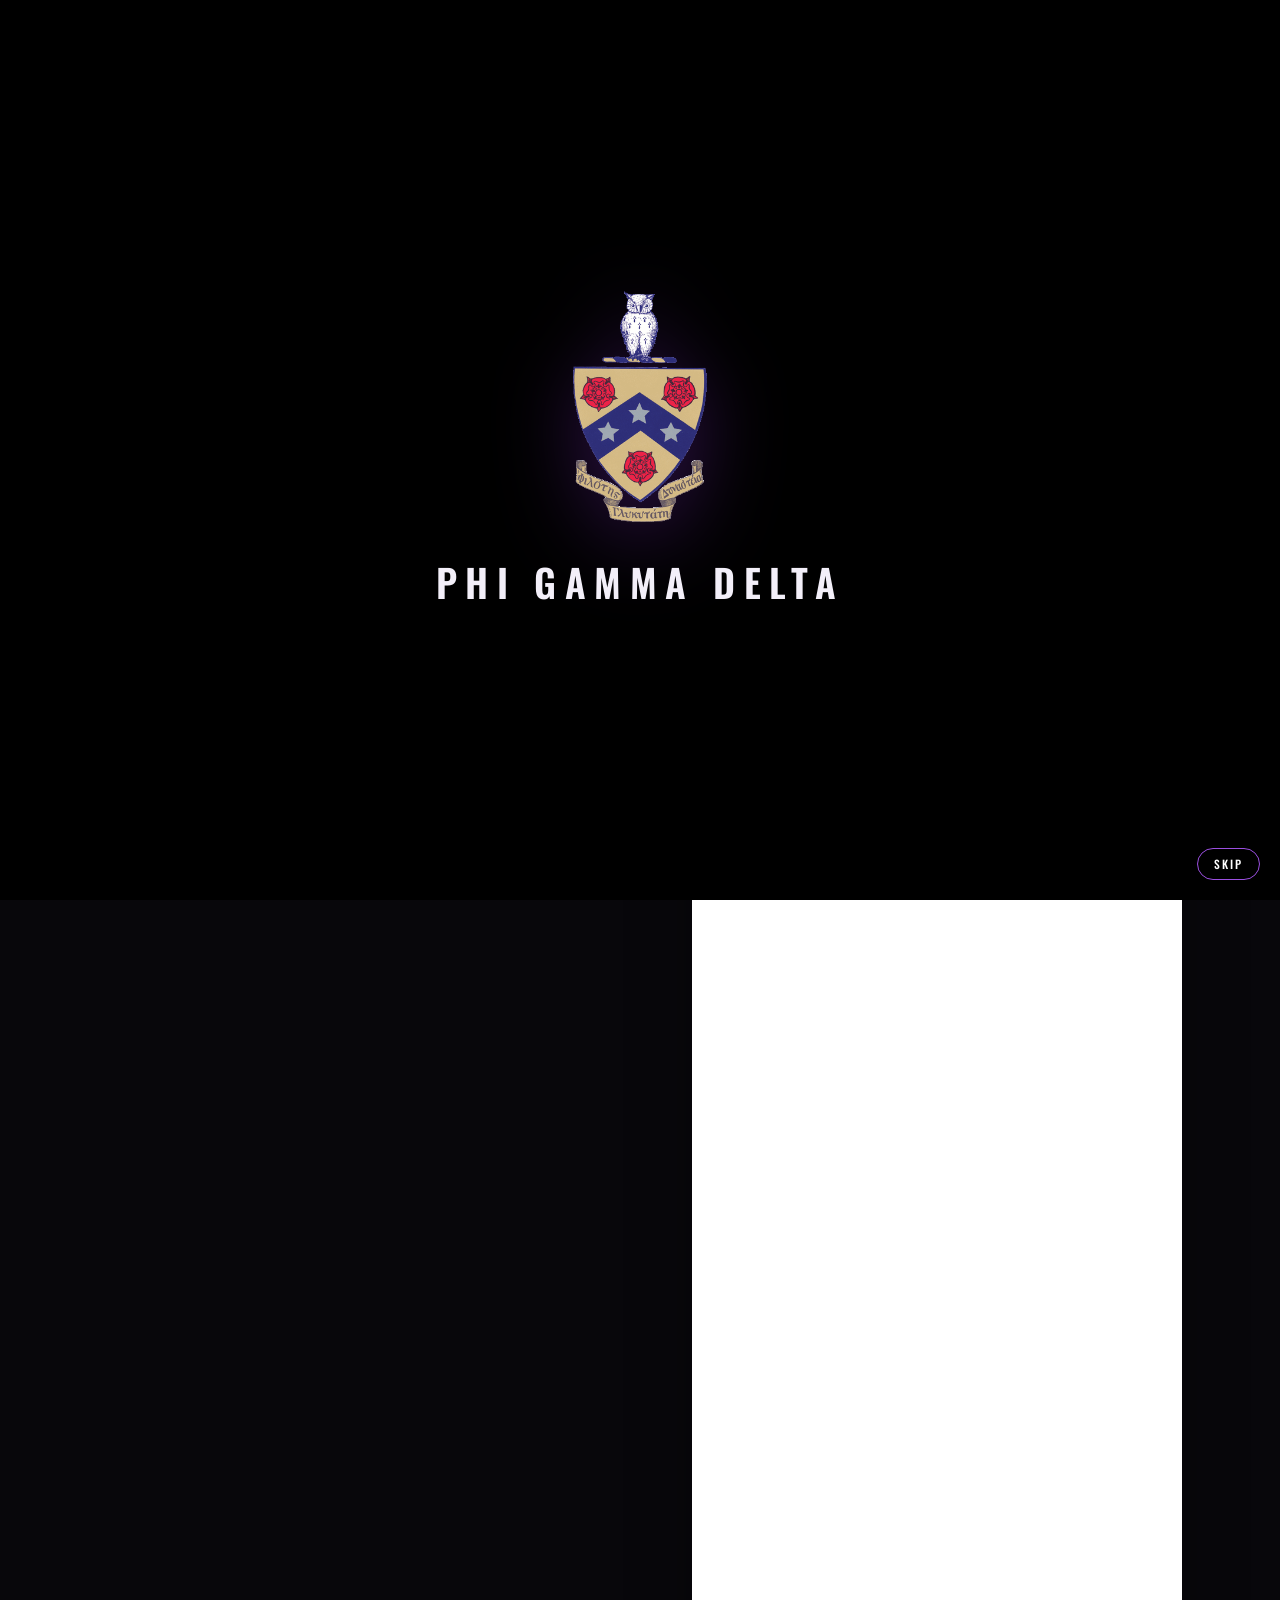
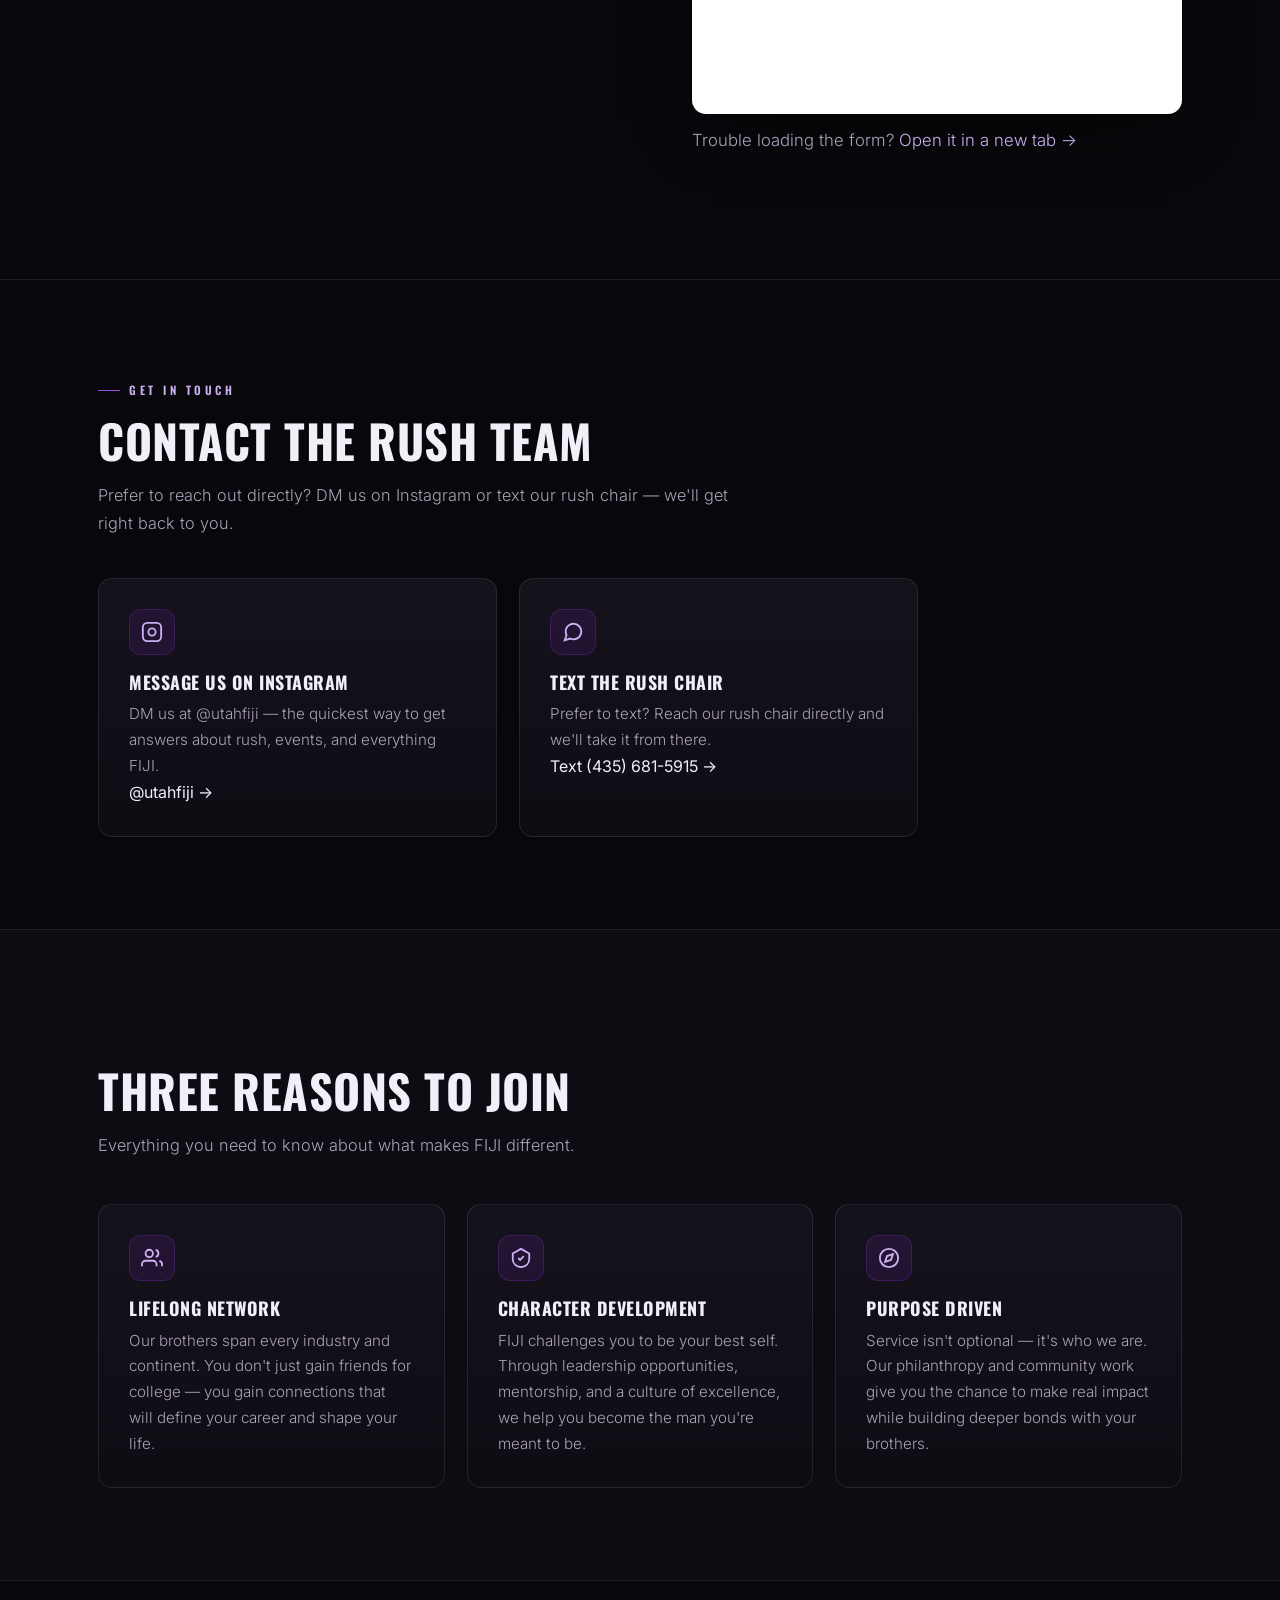
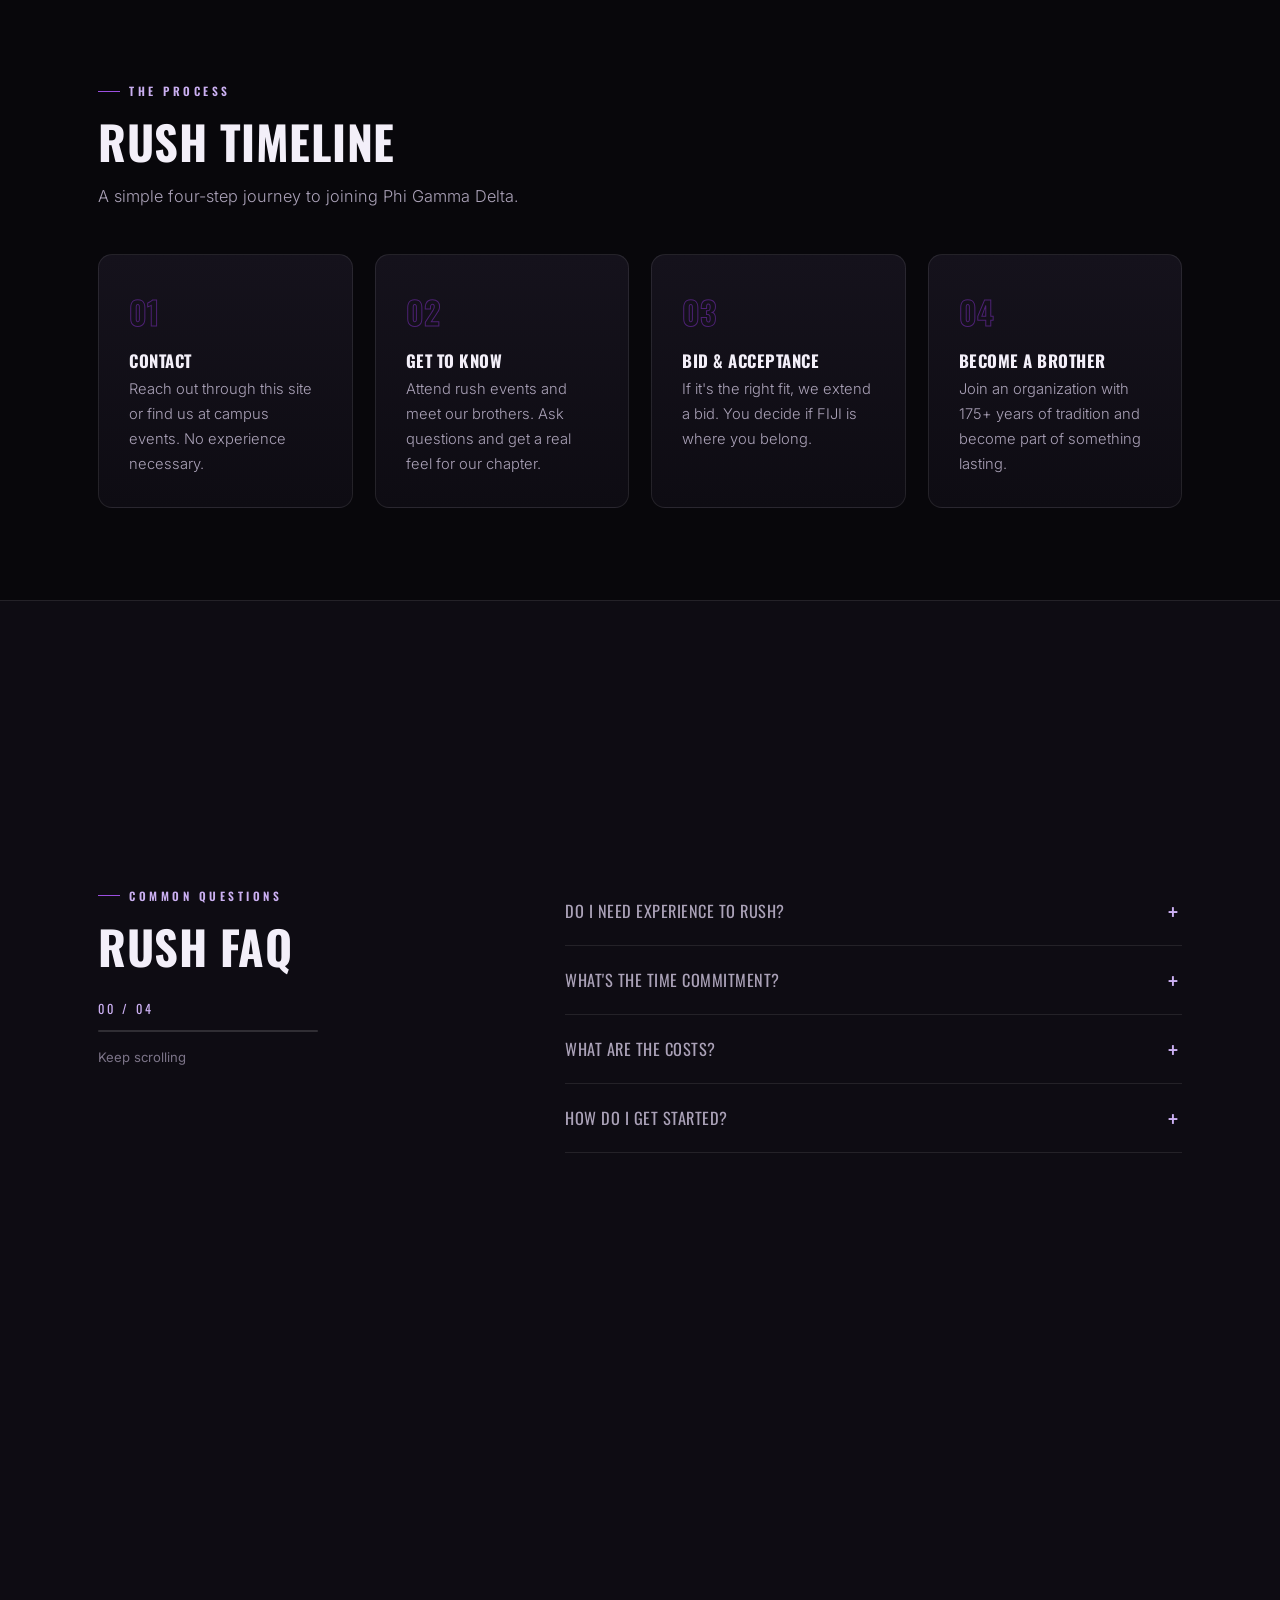
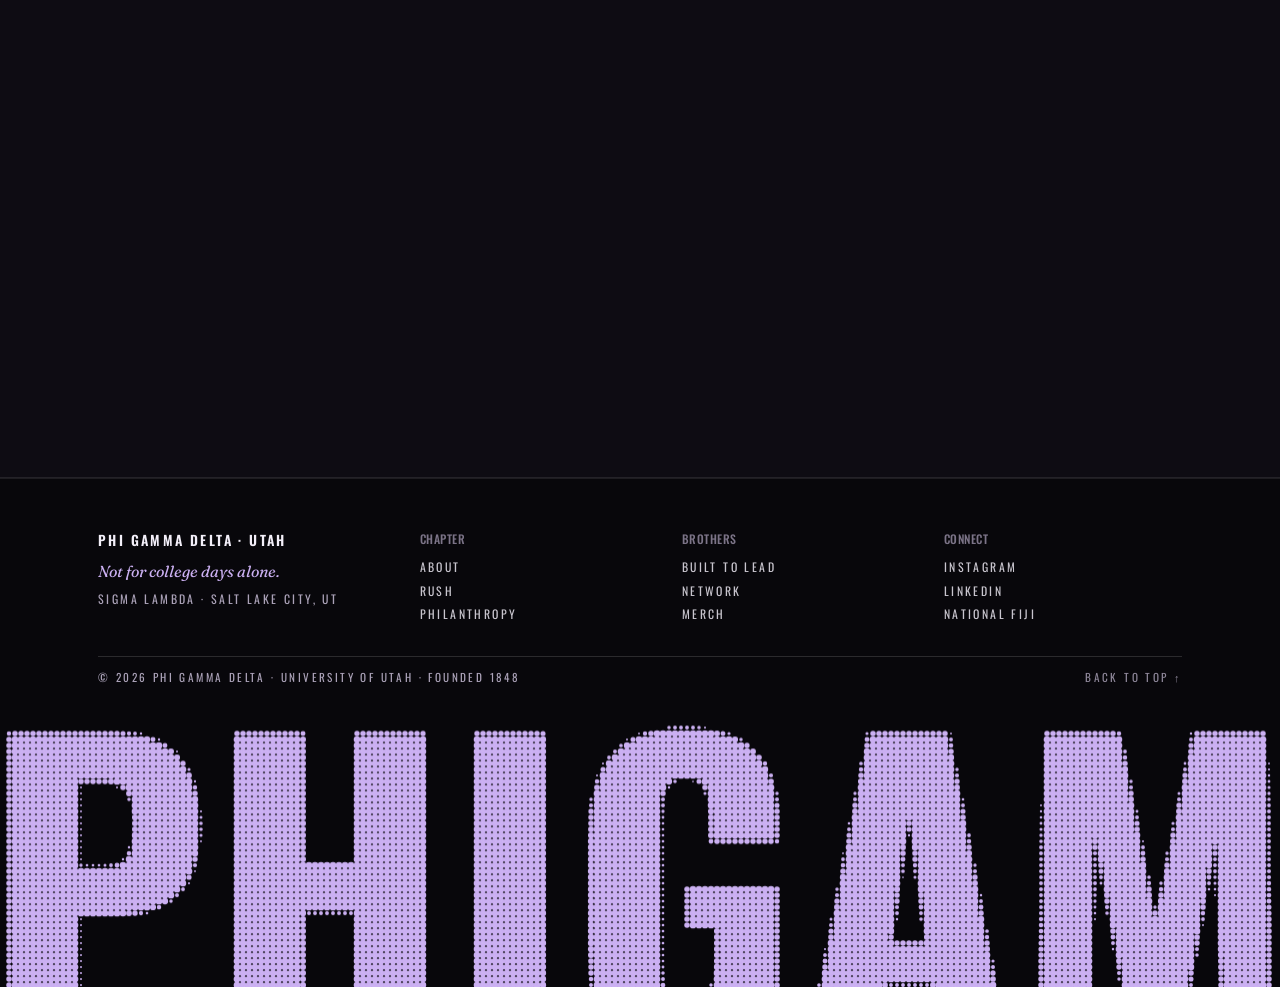
<file: rush.html>
<!DOCTYPE html>
<html lang="en">
<head>
<meta charset="UTF-8">
<meta name="viewport" content="width=device-width, initial-scale=1.0">
<title>Rush FIJI · Phi Gamma Delta · University of Utah</title>
<meta name="description" content="Rush Phi Gamma Delta at the University of Utah. Learn why to join, the four-step rush process, FAQs, and how to reach our rush team.">
<meta property="og:title" content="Rush FIJI · University of Utah">
<meta property="og:description" content="Your legacy starts now. Join a network of leaders, scholars, and brothers.">
<meta property="og:image" content="assets/img/rush.jpg">
<link rel="icon" href="assets/img/favicon.svg" type="image/svg+xml">
<link rel="preconnect" href="https://fonts.googleapis.com">
<link rel="preconnect" href="https://fonts.gstatic.com" crossorigin>
<link href="https://fonts.googleapis.com/css2?family=Oswald:wght@400;500;600;700&family=Inter:wght@300;400;500;600&family=Fraunces:ital,opsz,wght@1,9..144,400;1,9..144,500&display=swap" rel="stylesheet">
<link rel="stylesheet" href="assets/css/styles.css">
<link rel="stylesheet" href="assets/css/intro.css">
<script src="assets/js/intro.js"></script>
<link rel="stylesheet" href="assets/css/halftone-footer.css">
<link rel="stylesheet" href="assets/css/scroll-fx.css">
<link rel="stylesheet" href="assets/css/shiny-button.css">
</head>
<body>

<nav class="nav" aria-label="Primary">
  <div class="container">
    <a href="index.html" class="nav-brand"><span class="crest">FIJI</span>Phi&nbsp;Gamma&nbsp;Delta <span>· Utah</span></a>
    <button class="hamburger" aria-label="Menu" aria-expanded="false" aria-controls="navLinks"><span></span><span></span><span></span></button>
    <ul class="nav-links" id="navLinks">
      <li><a href="index.html">Home</a></li>
      <li><a href="about.html">About</a></li>
      <li><a href="philanthropy.html">Philanthropy</a></li>
      <li><a href="built-to-lead.html">Built to Lead</a></li>
      <li><a href="network.html">Network</a></li>
      <li><a href="https://utahfijimerch.com/collections/all" target="_blank" rel="noopener">Merch</a></li>
      <li><a href="rush.html" class="nav-cta active">Rush FIJI</a></li>
    </ul>
  </div>
</nav>

<!-- HERO -->
<header class="hero" id="top">
  <div class="container">
    <div class="hero-split" style="align-items:start; gap:52px;">
      <div class="reveal in">
        <div class="eyebrow">Join the Brotherhood</div>
        <h1>Rush FIJI<span class="serif-em">Your legacy starts now.</span></h1>
        <p>More than brotherhood — a network of leaders, scholars, and men building each other up. Drop your info in the form and our recruitment team will reach out with rush dates, events, and next steps.</p>
        <div class="btn-row">
          <a href="https://www.instagram.com/utahfiji/" target="_blank" rel="noopener" class="btn btn-primary">DM @utahfiji</a>
          <a href="sms:+14356815915" class="btn btn-ghost">Text the Rush Chair</a>
        </div>
        <a href="#timeline" class="ext-link" style="margin-top:26px;">See how rush works ↓</a>
      </div>
      <div id="interest">
        <div class="form-embed">
          <iframe src="https://app.chapterbuilder.com/forms/12100/view/?token=eyJhbGciOiJIUzI1NiIsInR5cCI6IkpXVCJ9.eyJmcmVzaCI6ZmFsc2UsImlhdCI6MTc3ODU0ODA4NSwianRpIjoiMjgwZDQ4MzAtYTdiNC00YmU0LTg2MzItNzQwNzY2OGVkNmNhIiwidHlwZSI6ImFjY2VzcyIsInN1YiI6MTIxMDAsIm5iZiI6MTc3ODU0ODA4NSwiY2xhaW1zX3R5cGUiOiJmb3JtIn0.BZWsCvXFjY1QhDomXyfI60v1U5xQrJlt5kVhDn-xk8M" title="Phi Gamma Delta Utah — Rush Interest Form"></iframe>
        </div>
        <p class="form-note" style="margin-top:12px;">Trouble loading the form? <a href="https://app.chapterbuilder.com/forms/12100/view/?token=eyJhbGciOiJIUzI1NiIsInR5cCI6IkpXVCJ9.eyJmcmVzaCI6ZmFsc2UsImlhdCI6MTc3ODU0ODA4NSwianRpIjoiMjgwZDQ4MzAtYTdiNC00YmU0LTg2MzItNzQwNzY2OGVkNmNhIiwidHlwZSI6ImFjY2VzcyIsInN1YiI6MTIxMDAsIm5iZiI6MTc3ODU0ODA4NSwiY2xhaW1zX3R5cGUiOiJmb3JtIn0.BZWsCvXFjY1QhDomXyfI60v1U5xQrJlt5kVhDn-xk8M" target="_blank" rel="noopener" style="color:var(--purple-200);">Open it in a new tab →</a></p>
      </div>
    </div>
  </div>
</header>

<!-- CONNECT / CONTACT -->
<section id="connect" class="divider-top">
  <div class="container">
    <div class="eyebrow">Get In Touch</div>
    <h2 class="section-title">Contact the Rush Team</h2>
    <p class="lede measure" style="margin-bottom:40px;">Prefer to reach out directly? DM us on Instagram or text our rush chair — we'll get right back to you.</p>
    <div class="grid grid-2" style="max-width:820px;">
      <a class="card reveal" href="https://www.instagram.com/utahfiji/" target="_blank" rel="noopener">
        <span class="card-icon"><svg viewBox="0 0 24 24" fill="none" stroke="currentColor" stroke-width="2"><rect x="2" y="2" width="20" height="20" rx="5"/><circle cx="12" cy="12" r="4"/><line x1="17.5" y1="6.5" x2="17.5" y2="6.5"/></svg></span>
        <h3>Message Us on Instagram</h3>
        <p>DM us at @utahfiji — the quickest way to get answers about rush, events, and everything FIJI.</p>
        <span class="ext-link" style="margin-top:16px;">@utahfiji →</span>
      </a>
      <a class="card reveal" data-delay="1" href="sms:+14356815915">
        <span class="card-icon"><svg viewBox="0 0 24 24" fill="none" stroke="currentColor" stroke-width="2"><path d="M21 11.5a8.38 8.38 0 0 1-.9 3.8 8.5 8.5 0 0 1-7.6 4.7 8.38 8.38 0 0 1-3.8-.9L3 21l1.9-5.7a8.38 8.38 0 0 1-.9-3.8 8.5 8.5 0 0 1 4.7-7.6 8.38 8.38 0 0 1 3.8-.9h.5a8.48 8.48 0 0 1 8 8v.5z"/></svg></span>
        <h3>Text the Rush Chair</h3>
        <p>Prefer to text? Reach our rush chair directly and we'll take it from there.</p>
        <span class="ext-link" style="margin-top:16px;">Text (435) 681-5915 →</span>
      </a>
    </div>
  </div>
</section>

<!-- REASONS -->
<section class="section--tint">
  <div class="container">
    <div class="eyebrow">Why Rush FIJI?</div>
    <h2 class="section-title">Three Reasons to Join</h2>
    <p class="lede measure" style="margin-bottom:44px;">Everything you need to know about what makes FIJI different.</p>
    <div class="grid grid-3">
      <div class="card reveal">
        <span class="card-icon"><svg viewBox="0 0 24 24" fill="none" stroke="currentColor" stroke-width="2"><path d="M17 21v-2a4 4 0 0 0-4-4H5a4 4 0 0 0-4 4v2"/><circle cx="9" cy="7" r="4"/><path d="M23 21v-2a4 4 0 0 0-3-3.87"/><path d="M16 3.13a4 4 0 0 1 0 7.75"/></svg></span>
        <h3>Lifelong Network</h3>
        <p>Our brothers span every industry and continent. You don't just gain friends for college — you gain connections that will define your career and shape your life.</p>
      </div>
      <div class="card reveal" data-delay="1">
        <span class="card-icon"><svg viewBox="0 0 24 24" fill="none" stroke="currentColor" stroke-width="2"><path d="M12 2 3 7v6c0 5 3.8 8.4 9 9 5.2-.6 9-4 9-9V7z"/><path d="m9 12 2 2 4-4"/></svg></span>
        <h3>Character Development</h3>
        <p>FIJI challenges you to be your best self. Through leadership opportunities, mentorship, and a culture of excellence, we help you become the man you're meant to be.</p>
      </div>
      <div class="card reveal" data-delay="2">
        <span class="card-icon"><svg viewBox="0 0 24 24" fill="none" stroke="currentColor" stroke-width="2"><circle cx="12" cy="12" r="10"/><polygon points="16.24 7.76 14.12 14.12 7.76 16.24 9.88 9.88 16.24 7.76"/></svg></span>
        <h3>Purpose Driven</h3>
        <p>Service isn't optional — it's who we are. Our philanthropy and community work give you the chance to make real impact while building deeper bonds with your brothers.</p>
      </div>
    </div>
  </div>
</section>

<!-- TIMELINE -->
<section id="timeline">
  <div class="container">
    <div class="eyebrow">The Process</div>
    <h2 class="section-title">Rush Timeline</h2>
    <p class="lede measure" style="margin-bottom:44px;">A simple four-step journey to joining Phi Gamma Delta.</p>
    <div class="grid grid-4">
      <div class="step card reveal"><div class="n">01</div><h3>Contact</h3><p>Reach out through this site or find us at campus events. No experience necessary.</p></div>
      <div class="step card reveal" data-delay="1"><div class="n">02</div><h3>Get to Know</h3><p>Attend rush events and meet our brothers. Ask questions and get a real feel for our chapter.</p></div>
      <div class="step card reveal" data-delay="2"><div class="n">03</div><h3>Bid & Acceptance</h3><p>If it's the right fit, we extend a bid. You decide if FIJI is where you belong.</p></div>
      <div class="step card reveal" data-delay="3"><div class="n">04</div><h3>Become a Brother</h3><p>Join an organization with 175+ years of tradition and become part of something lasting.</p></div>
    </div>
  </div>
</section>

<!-- FAQ -->
<section class="scroll-faq section--tint">
  <div class="scroll-faq-pin">
    <div class="container">
      <div class="scroll-faq-grid">
        <div class="scroll-faq-head reveal">
          <div class="eyebrow">Common Questions</div>
          <h2 class="section-title">Rush FAQ</h2>
          <div class="faq-progress" aria-hidden="true">
            <div class="faq-progress-count" data-faq-count>00 / 04</div>
            <div class="faq-progress-track"><span class="faq-progress-bar" data-faq-bar></span></div>
            <p class="faq-progress-hint">Keep scrolling</p>
          </div>
        </div>
        <div class="reveal" data-delay="1">
          <div class="faq-item"><button class="faq-q" aria-expanded="false">Do I need experience to rush?</button><div class="faq-a"><div class="faq-a-inner">No. FIJI looks for men of character, not experience. We welcome freshmen, transfers, and any student interested in joining a brotherhood dedicated to personal growth.</div></div></div>
          <div class="faq-item"><button class="faq-q" aria-expanded="false">What's the time commitment?</button><div class="faq-a"><div class="faq-a-inner">During rush, expect 2–3 events per week. As a member, involvement varies — most brothers spend 8–15 hours per week on chapter activities, events, and brotherhood.</div></div></div>
          <div class="faq-item"><button class="faq-q" aria-expanded="false">What are the costs?</button><div class="faq-a"><div class="faq-a-inner">Membership dues support our chapter, events, and philanthropy. We work with each brother on financial arrangements. No one is turned away for financial reasons.</div></div></div>
          <div class="faq-item"><button class="faq-q" aria-expanded="false">How do I get started?</button><div class="faq-a"><div class="faq-a-inner">Fill out the interest form at the top of this page, or reach out directly. Attend our first rush event and say hello — we'll take it from there.</div></div></div>
        </div>
      </div>
    </div>
  </div>
</section>

<footer class="hwf-root" data-hwf-word="PHIGAM">
  <span class="hwf-sr">PHIGAM</span>
  <div class="hwf-top">
    <div class="hwf-brand">
      <strong>Phi Gamma Delta · Utah</strong>
      <em>Not for college days alone.</em>
      <span>Sigma Lambda · Salt Lake City, UT</span>
    </div>
    <nav class="hwf-col" aria-label="Chapter">
      <h3>Chapter</h3>
      <ul><li><a href="about.html">About</a></li><li><a href="rush.html">Rush</a></li><li><a href="philanthropy.html">Philanthropy</a></li></ul>
    </nav>
    <nav class="hwf-col" aria-label="Brothers">
      <h3>Brothers</h3>
      <ul><li><a href="built-to-lead.html">Built to Lead</a></li><li><a href="network.html">Network</a></li><li><a href="https://utahfijimerch.com/collections/all" target="_blank" rel="noopener">Merch</a></li></ul>
    </nav>
    <nav class="hwf-col" aria-label="Connect">
      <h3>Connect</h3>
      <ul><li><a href="https://www.instagram.com/utahfiji" target="_blank" rel="noopener">Instagram</a></li><li><a href="https://www.linkedin.com/company/phi-gamma-delta/" target="_blank" rel="noopener">LinkedIn</a></li><li><a href="https://www.phigam.org" target="_blank" rel="noopener">National FIJI</a></li></ul>
    </nav>
  </div>
  <div class="hwf-rule">
    <span>© <span data-year>2026</span> Phi Gamma Delta · University of Utah · Founded 1848</span>
    <button type="button" class="hwf-up" data-hwf-top>Back to top ↑</button>
  </div>
</footer>

<script src="assets/js/scroll-fx.js"></script>
<script src="assets/js/main.js"></script>
<script src="assets/js/halftone-footer.js"></script>
</body>
</html>
</file>
<file: assets/css/styles.css>
/* =============================================================
   Phi Gamma Delta · University of Utah
   Shared stylesheet — elevated dark + FIJI purple identity
   ============================================================= */

/* ---------- Tokens ---------- */
:root {
  /* Brand */
  --purple:        #7B2FBE;
  --purple-light:  #9B4FE0;
  --purple-bright: #B678F7;
  --purple-200:    #CBB0F2;
  --gold:          #E4C36B;   /* used sparingly for a premium accent */

  /* Surfaces */
  --bg:    #08070B;
  --bg-1:  #0E0C13;
  --bg-2:  #15121C;
  --bg-3:  #1C1826;

  /* Text */
  --text:    #F3EFF9;
  --muted:   #ABA2B8;   /* ~5.2:1 on --bg */
  --muted-2: #7C7488;
  --line:    rgba(255,255,255,0.09);
  --line-2:  rgba(255,255,255,0.14);

  /* Effects */
  --glow:   0 0 40px rgba(123,47,190,0.35);
  --shadow: 0 24px 60px -20px rgba(0,0,0,0.7);
  --radius: 14px;
  --radius-sm: 8px;
  --ease: cubic-bezier(0.22, 1, 0.36, 1);
  --t: 0.35s var(--ease);

  --maxw: 1140px;
  --nav-h: 72px;

  --font-display: 'Oswald', 'Arial Narrow', sans-serif;
  --font-serif: 'Fraunces', Georgia, serif;
  --font-body: 'Inter', -apple-system, BlinkMacSystemFont, sans-serif;
}

/* ---------- Reset ---------- */
*, *::before, *::after { box-sizing: border-box; margin: 0; padding: 0; }
html { scroll-behavior: smooth; -webkit-text-size-adjust: 100%; scroll-padding-top: 90px; }
body {
  font-family: var(--font-body);
  color: var(--text);
  background: var(--bg);
  line-height: 1.7;
  overflow-x: hidden;
  -webkit-font-smoothing: antialiased;
  text-rendering: optimizeLegibility;
}
/* Subtle grain + ambient purple wash over the whole page */
body::before {
  content: ""; position: fixed; inset: 0; z-index: -2; pointer-events: none;
  background:
    radial-gradient(60% 50% at 85% -10%, rgba(123,47,190,0.16), transparent 60%),
    radial-gradient(50% 40% at 0% 100%, rgba(123,47,190,0.10), transparent 60%);
}
body::after {
  content: ""; position: fixed; inset: 0; z-index: -1; pointer-events: none; opacity: 0.04;
  background-image: url("data:image/svg+xml,%3Csvg xmlns='http://www.w3.org/2000/svg' width='120' height='120'%3E%3Cfilter id='n'%3E%3CfeTurbulence type='fractalNoise' baseFrequency='0.9' numOctaves='2'/%3E%3C/filter%3E%3Crect width='100%25' height='100%25' filter='url(%23n)'/%3E%3C/svg%3E");
}
img { max-width: 100%; display: block; }
a { text-decoration: none; color: inherit; }
button { font-family: inherit; }
::selection { background: rgba(123,47,190,0.4); color: #fff; }

:focus-visible { outline: 2px solid var(--purple-bright); outline-offset: 3px; border-radius: 3px; }

/* ---------- Layout ---------- */
.container { max-width: var(--maxw); margin: 0 auto; padding: 0 28px; }
section { padding: 92px 0; position: relative; }
.section--tint { background: var(--bg-1); border-top: 1px solid var(--line); border-bottom: 1px solid var(--line); }
.divider-top { border-top: 1px solid var(--line); }
.center { text-align: center; }
.measure { max-width: 640px; }
.measure-narrow { max-width: 560px; }
.mx-auto { margin-left: auto; margin-right: auto; }

/* ---------- Typography ---------- */
h1, h2, h3, h4 { font-family: var(--font-display); text-transform: uppercase; letter-spacing: 0.5px; font-weight: 700; line-height: 1.05; }
.eyebrow {
  display: inline-flex; align-items: center; gap: 9px;
  font-family: var(--font-display); font-size: 0.72rem; font-weight: 600;
  letter-spacing: 3.5px; text-transform: uppercase; color: var(--purple-200);
  margin-bottom: 16px;
}
.eyebrow::before { content: ""; width: 22px; height: 1px; background: var(--purple-light); display: inline-block; }
.eyebrow.center { justify-content: center; }
.section-title { font-size: clamp(1.9rem, 4vw, 2.9rem); margin-bottom: 16px; }
.lede { font-size: 1.02rem; color: var(--muted); font-weight: 300; line-height: 1.75; }
.serif-em { font-family: var(--font-serif); font-style: italic; font-weight: 400; text-transform: none; letter-spacing: 0; }

/* ---------- Buttons ---------- */
.btn {
  display: inline-flex; align-items: center; justify-content: center; gap: 9px;
  padding: 15px 30px; min-height: 48px;
  font-family: var(--font-display); font-size: 0.86rem; font-weight: 600;
  text-transform: uppercase; letter-spacing: 1.6px;
  border: none; cursor: pointer; border-radius: 999px;
  transition: transform var(--t), background var(--t), box-shadow var(--t), border-color var(--t), color var(--t);
}
.btn:active { transform: translateY(1px) scale(0.99); }
.btn-primary { background: var(--purple); color: #fff; box-shadow: 0 10px 30px -12px rgba(123,47,190,0.9); }
.btn-primary:hover { background: var(--purple-light); box-shadow: 0 14px 36px -10px rgba(123,47,190,0.85), var(--glow); transform: translateY(-2px); }
.btn-ghost { background: transparent; color: var(--text); border: 1.5px solid var(--line-2); }
.btn-ghost:hover { border-color: var(--purple-light); color: var(--purple-200); transform: translateY(-2px); }
.btn-gold { background: transparent; color: var(--gold); border: 1.5px solid rgba(228,195,107,0.4); }
.btn-gold:hover { background: rgba(228,195,107,0.08); border-color: var(--gold); transform: translateY(-2px); }
.btn-row { display: flex; flex-wrap: wrap; gap: 14px; }
.btn svg { width: 17px; height: 17px; }

/* ---------- Crest ---------- */
.crest {
  width: 42px; height: 42px; flex: none;
  display: inline-flex; align-items: center; justify-content: center;
  border-radius: 50%;
  background: radial-gradient(circle at 35% 30%, var(--purple-light), var(--purple) 70%);
  box-shadow: 0 0 0 1px rgba(228,195,107,0.35), 0 6px 18px -6px rgba(123,47,190,0.9);
  font-family: var(--font-display); font-weight: 700; font-size: 0.64rem;
  letter-spacing: 0.5px; color: #fff;
}

/* ---------- Navigation ---------- */
.nav {
  position: fixed; top: 0; left: 0; right: 0; z-index: 1000; height: var(--nav-h);
  display: flex; align-items: center;
  background: rgba(8,7,11,0.55); backdrop-filter: blur(18px) saturate(1.2);
  border-bottom: 1px solid transparent; transition: background var(--t), border-color var(--t);
}
.nav.scrolled { background: rgba(8,7,11,0.9); border-bottom-color: var(--line); }
.nav .container { display: flex; align-items: center; justify-content: space-between; width: 100%; }
.nav-brand { display: flex; align-items: center; gap: 13px; font-family: var(--font-display); font-weight: 700; font-size: 0.98rem; text-transform: uppercase; letter-spacing: 2px; }
.nav-brand span { color: var(--muted); font-weight: 500; }
.nav-links { display: flex; align-items: center; gap: 3px; list-style: none; }
.nav-links a {
  display: inline-flex; align-items: center; gap: 5px;
  padding: 9px 14px; border-radius: 999px;
  font-family: var(--font-display); font-size: 0.78rem; font-weight: 500; letter-spacing: 1.2px;
  text-transform: uppercase; color: var(--muted); transition: color var(--t), background var(--t);
}
.nav-links a:hover { color: var(--text); }
.nav-links a.active { color: #fff; background: var(--purple); }
.nav-links a.lock svg { width: 12px; height: 12px; opacity: 0.7; }
.nav-cta { margin-left: 6px; }
.nav-links a.nav-cta { background: var(--purple); color: #fff; padding: 9px 18px; }
.nav-links a.nav-cta:hover { background: var(--purple-light); }
.hamburger { display: none; width: 44px; height: 44px; background: none; border: none; cursor: pointer; flex-direction: column; align-items: center; justify-content: center; gap: 5px; }
.hamburger span { display: block; width: 22px; height: 2px; background: var(--text); border-radius: 2px; transition: var(--t); }
.nav.open .hamburger span:nth-child(1) { transform: translateY(7px) rotate(45deg); }
.nav.open .hamburger span:nth-child(2) { opacity: 0; }
.nav.open .hamburger span:nth-child(3) { transform: translateY(-7px) rotate(-45deg); }

/* ---------- Hero ---------- */
.hero { padding: calc(var(--nav-h) + 60px) 0 90px; }
.hero-split { display: grid; grid-template-columns: 1.05fr 0.95fr; gap: 64px; align-items: center; }
.hero--bg {
  position: relative; overflow: hidden; isolation: isolate;
  min-height: 100svh; display: flex; align-items: flex-start;
  padding: calc(var(--nav-h) + 36px) 0 60px;
}
/* Photo keeps its natural proportions, pinned to the bottom; on narrow screens it crops the sides instead */
.hero-bg {
  position: absolute; left: 0; bottom: 0; z-index: -2;
  width: 100%; height: auto; min-height: 58%;
  object-fit: cover; object-position: center bottom;
  -webkit-mask-image: linear-gradient(180deg, transparent 0%, #000 22%); mask-image: linear-gradient(180deg, transparent 0%, #000 22%);
}
.hero--bg::before { /* soft haze over the photo so the text reads */
  content: ""; position: absolute; inset: 0; z-index: -1;
  -webkit-backdrop-filter: blur(2.5px) saturate(0.9); backdrop-filter: blur(2.5px) saturate(0.9);
  background:
    radial-gradient(ellipse 60% 55% at 50% 38%, rgba(8,7,11,0.55), transparent 75%),
    linear-gradient(180deg, var(--bg) 0%, var(--bg) 20%, rgba(8,7,11,0.6) 40%, rgba(8,7,11,0.45) 70%, var(--bg) 100%),
    linear-gradient(160deg, rgba(123,47,190,0.18), transparent 50%);
}
.hero-center { text-align: center; max-width: 760px; margin: 0 auto; }
.hero-center p { margin-left: auto; margin-right: auto; margin-bottom: 26px; max-width: 640px; color: rgba(255,255,255,0.88); text-shadow: 0 1px 12px rgba(0,0,0,0.6); }
.hero-center .btn-row { justify-content: center; }
.hero-news {
  display: inline-flex; align-items: center; gap: 12px; max-width: 100%;
  margin-bottom: 28px; padding: 7px 16px 7px 7px; border-radius: 999px;
  background: rgba(123,47,190,0.22); border: 1px solid rgba(196,160,255,0.45);
  backdrop-filter: blur(8px); color: #fff; text-decoration: none;
  font-size: 0.92rem; font-weight: 500; text-align: left;
  box-shadow: 0 0 0 0 rgba(155,89,240,0.5); animation: newsPulse 2.6s ease-out infinite;
  transition: background .2s, border-color .2s, transform .2s;
}
.hero-news:hover { background: rgba(123,47,190,0.38); border-color: var(--purple-200); transform: translateY(-1px); }
.hero-news-tag {
  flex-shrink: 0; padding: 5px 11px; border-radius: 999px; background: var(--purple-light, #9b59f0); color: #fff;
  font-family: var(--font-display); font-size: 0.68rem; letter-spacing: 1.5px; text-transform: uppercase;
}
.hero-news-arrow { flex-shrink: 0; transition: transform .2s; }
.hero-news:hover .hero-news-arrow { transform: translateX(3px); }
@keyframes newsPulse { 0% { box-shadow: 0 0 0 0 rgba(155,89,240,0.45); } 70%, 100% { box-shadow: 0 0 0 14px rgba(155,89,240,0); } }
@media (prefers-reduced-motion: reduce) { .hero-news { animation: none; } }
.hero h1 { font-size: clamp(2.9rem, 6.5vw, 5rem); margin-bottom: 22px; }
.hero h1 .stroke { -webkit-text-stroke: 1.4px var(--purple-light); color: transparent; }
.hero h1 .serif-em { display: block; font-size: 0.62em; margin-top: 10px; color: var(--purple-200); }
.hero p { max-width: 440px; margin-bottom: 34px; color: var(--muted); font-weight: 300; font-size: 1.05rem; }
.hero--compact { padding: calc(var(--nav-h) + 70px) 0 60px; }
.hero--compact h1 { font-size: clamp(2.4rem, 5vw, 3.6rem); }
.hero--compact p { max-width: 560px; }

/* Framed image treatment */
.frame {
  position: relative; border-radius: var(--radius); overflow: hidden;
  border: 1px solid var(--line-2); box-shadow: var(--shadow);
  background: var(--bg-1);
}
.frame::after { /* purple grade + vignette */
  content: ""; position: absolute; inset: 0;
  background: linear-gradient(160deg, rgba(123,47,190,0.16), transparent 45%), linear-gradient(0deg, rgba(8,7,11,0.55), transparent 55%);
  pointer-events: none;
}
.frame img { width: 100%; height: 100%; object-fit: cover; }
.frame--portrait { aspect-ratio: 4 / 5; }
.frame--wide { aspect-ratio: 16 / 10; }
.frame-tag {
  position: absolute; left: 16px; bottom: 16px; z-index: 2;
  display: inline-flex; align-items: center; gap: 8px;
  padding: 8px 14px; border-radius: 999px;
  background: rgba(8,7,11,0.6); backdrop-filter: blur(8px); border: 1px solid var(--line-2);
  font-family: var(--font-display); font-size: 0.7rem; letter-spacing: 1.5px; text-transform: uppercase; color: var(--purple-200);
}

/* ---------- Video ---------- */
.video-frame {
  max-width: 820px; margin: 34px auto 0; aspect-ratio: 16/9;
  border-radius: var(--radius); overflow: hidden;
  border: 1px solid var(--line-2); box-shadow: var(--shadow); background: #000;
  position: relative;
}
.video-frame video { width: 100%; height: 100%; object-fit: cover; display: block; }
.video-sound {
  position: absolute; right: 14px; bottom: 14px; z-index: 3;
  width: 44px; height: 44px; border-radius: 50%; cursor: pointer;
  background: rgba(8,7,11,0.6); backdrop-filter: blur(8px); border: 1px solid var(--line-2);
  color: #fff; display: inline-flex; align-items: center; justify-content: center;
  transition: var(--t);
}
.video-sound:hover { background: var(--purple); border-color: var(--purple); }
.video-sound svg { width: 18px; height: 18px; }

/* ---------- Generic grids / cards ---------- */
.grid { display: grid; gap: 22px; }
.grid-2 { grid-template-columns: repeat(2, 1fr); }
.grid-3 { grid-template-columns: repeat(3, 1fr); }
.grid-4 { grid-template-columns: repeat(4, 1fr); }

.card {
  background: linear-gradient(180deg, var(--bg-2), var(--bg-1));
  border: 1px solid var(--line); border-radius: var(--radius);
  padding: 30px; transition: transform var(--t), border-color var(--t), box-shadow var(--t);
}
.card:hover { transform: translateY(-4px); border-color: rgba(123,47,190,0.5); box-shadow: 0 20px 50px -24px rgba(123,47,190,0.6); }
.card h3 { font-size: 1.12rem; margin-bottom: 10px; letter-spacing: 0.5px; }
.card p { color: var(--muted); font-weight: 300; font-size: 0.95rem; }
.card-icon {
  width: 46px; height: 46px; border-radius: 12px; margin-bottom: 18px;
  display: inline-flex; align-items: center; justify-content: center;
  background: rgba(123,47,190,0.14); border: 1px solid rgba(123,47,190,0.3); color: var(--purple-200);
}
.card-icon svg { width: 22px; height: 22px; }

/* Values (numbered) */
.value { position: relative; padding-top: 6px; }
.value .num { font-family: var(--font-display); font-size: 2.6rem; font-weight: 700; color: transparent; -webkit-text-stroke: 1px rgba(123,47,190,0.4); line-height: 1; margin-bottom: 12px; }
.value h3 { font-size: 1.15rem; margin-bottom: 8px; }
.value p { color: var(--muted); font-weight: 300; font-size: 0.94rem; }

/* Exec / people */
.person { text-align: center; }
.person .role { font-family: var(--font-display); font-size: 0.7rem; letter-spacing: 2px; text-transform: uppercase; color: var(--purple-200); margin-bottom: 12px; }
.person .avatar {
  width: 76px; height: 76px; margin: 0 auto 16px; border-radius: 50%;
  display: flex; align-items: center; justify-content: center;
  font-family: var(--font-display); font-size: 1.4rem; font-weight: 700; color: var(--purple-200);
  background: radial-gradient(circle at 35% 30%, rgba(123,47,190,0.35), rgba(123,47,190,0.08));
  border: 1px solid rgba(123,47,190,0.35);
}
.person .name { font-family: var(--font-display); font-size: 1.15rem; text-transform: uppercase; letter-spacing: 0.5px; }

/* Stat band */
.statband { background: linear-gradient(120deg, var(--purple), #5a1f92); padding: 60px 0; border-radius: 0; }
.statband .kicker { text-align: center; font-family: var(--font-display); font-size: 1.05rem; font-weight: 700; letter-spacing: 3px; text-transform: uppercase; color: rgba(255,255,255,0.92); margin-bottom: 30px; }
.stat { text-align: center; }
.stat .n { font-family: var(--font-display); font-size: clamp(2.4rem, 5vw, 3.2rem); font-weight: 700; color: #fff; font-variant-numeric: tabular-nums; }
.stat .l { font-size: 0.76rem; letter-spacing: 1.4px; text-transform: uppercase; color: rgba(255,255,255,0.8); margin-top: 6px; }

/* Timeline (numbered steps) */
.step .n { font-family: var(--font-display); font-size: 2rem; font-weight: 700; color: transparent; -webkit-text-stroke: 1px rgba(123,47,190,0.55); margin-bottom: 12px; }
.step h3 { font-size: 1.05rem; margin-bottom: 8px; }
.step p { color: var(--muted); font-weight: 300; font-size: 0.92rem; }

/* Callout / quote */
.callout {
  background: rgba(123,47,190,0.08); border: 1px solid rgba(123,47,190,0.22);
  border-left: 3px solid var(--purple); border-radius: var(--radius-sm);
  padding: 28px 32px;
}
.callout p { color: var(--muted); font-weight: 300; }
.callout strong { color: var(--text); font-weight: 600; }
.pullquote { font-family: var(--font-serif); font-style: italic; font-size: clamp(1.3rem, 3vw, 1.9rem); line-height: 1.4; color: var(--text); text-transform: none; }
.pullquote .sig { display: block; margin-top: 18px; font-family: var(--font-display); font-style: normal; font-size: 0.8rem; letter-spacing: 2px; text-transform: uppercase; color: var(--purple-200); }

/* FAQ accordion */
.faq-item { border-bottom: 1px solid var(--line); }
.faq-q {
  width: 100%; text-align: left; background: none; border: none; cursor: pointer; color: var(--text);
  font-family: var(--font-display); font-size: 1.02rem; text-transform: uppercase; letter-spacing: 0.5px;
  padding: 22px 40px 22px 0; position: relative;
}
.faq-q::after { content: "+"; position: absolute; right: 4px; top: 50%; transform: translateY(-50%); font-size: 1.5rem; color: var(--purple-200); transition: var(--t); }
.faq-item.open .faq-q::after { content: "−"; }
.faq-a { max-height: 0; overflow: hidden; transition: max-height 0.4s var(--ease); }
.faq-a-inner { padding: 0 0 22px; color: var(--muted); font-weight: 300; font-size: 0.96rem; }

/* Link list */
.linklist { list-style: none; }
.linklist li { margin-bottom: 11px; }
.linklist a { color: var(--muted); font-weight: 300; font-size: 0.93rem; transition: var(--t); display: inline-flex; align-items: center; gap: 7px; }
.linklist a:hover { color: var(--purple-200); }
.linklist a::before { content: "→"; color: var(--purple); }

/* Tag */
.tag { display: inline-flex; align-items: center; padding: 4px 11px; border-radius: 999px; font-family: var(--font-display); font-size: 0.66rem; font-weight: 600; letter-spacing: 1.5px; text-transform: uppercase; }
.tag-required { background: rgba(123,47,190,0.2); color: var(--purple-200); border: 1px solid rgba(123,47,190,0.4); }
.tag-additional { background: rgba(255,255,255,0.06); color: var(--muted); border: 1px solid var(--line-2); }
.tag-annual { background: rgba(228,195,107,0.14); color: var(--gold); border: 1px solid rgba(228,195,107,0.35); }

/* ---------- CTA band ---------- */
.cta { text-align: center; }
.cta h2 { font-size: clamp(1.8rem, 4vw, 2.6rem); margin-bottom: 14px; }
.cta p { color: var(--muted); max-width: 460px; margin: 0 auto 26px; font-weight: 300; }

/* ---------- Footer ---------- */
footer { background: var(--bg-1); border-top: 1px solid var(--line); padding: 60px 0 28px; }
.footer-grid { display: grid; grid-template-columns: 2.2fr 1fr 1fr 1fr; gap: 40px; margin-bottom: 42px; }
.footer-brand { display: flex; align-items: center; gap: 12px; font-family: var(--font-display); font-size: 1rem; font-weight: 700; text-transform: uppercase; letter-spacing: 1.5px; margin-bottom: 14px; }
footer .motto { font-family: var(--font-serif); font-style: italic; color: var(--muted); font-size: 0.98rem; }
footer h4 { font-size: 0.68rem; font-weight: 600; letter-spacing: 2.5px; text-transform: uppercase; margin-bottom: 16px; color: var(--purple-200); }
footer ul { list-style: none; }
footer li { margin-bottom: 11px; }
footer a { color: var(--muted); font-weight: 300; font-size: 0.9rem; transition: var(--t); }
footer a:hover { color: var(--text); }
.footer-bottom { border-top: 1px solid var(--line); padding-top: 22px; display: flex; justify-content: space-between; gap: 12px; flex-wrap: wrap; font-size: 0.78rem; color: var(--muted-2); }

/* ---------- Forms ---------- */
.field { display: flex; flex-direction: column; gap: 8px; margin-bottom: 20px; }
.field label { font-family: var(--font-display); font-size: 0.74rem; font-weight: 600; letter-spacing: 1.5px; text-transform: uppercase; color: var(--purple-200); }
.field input, .field select, .field textarea {
  background: var(--bg-2); border: 1px solid var(--line-2); color: var(--text);
  padding: 14px 16px; font-family: var(--font-body); font-size: 0.96rem; border-radius: var(--radius-sm);
  transition: var(--t); width: 100%;
}
.field input:focus, .field select:focus, .field textarea:focus { outline: none; border-color: var(--purple); box-shadow: 0 0 0 3px rgba(123,47,190,0.18); }
.field input::placeholder, .field textarea::placeholder { color: var(--muted-2); }
.field textarea { resize: vertical; min-height: 140px; }
.field select {
  appearance: none; cursor: pointer; padding-right: 40px;
  background-image: url("data:image/svg+xml,%3Csvg xmlns='http://www.w3.org/2000/svg' width='12' height='8'%3E%3Cpath fill='%23B678F7' d='M1 1l5 5 5-5'/%3E%3C/svg%3E");
  background-repeat: no-repeat; background-position: right 16px center;
}
.info-block { margin-bottom: 30px; }
.info-block h3 { font-size: 0.9rem; margin-bottom: 8px; }
.info-block p, .info-block a { color: var(--muted); font-weight: 300; }
.info-block a { color: var(--purple-200); }
.info-block a:hover { color: var(--purple-bright); }
.socials { display: flex; gap: 12px; margin-top: 10px; }
.socials a { width: 44px; height: 44px; border-radius: 50%; display: inline-flex; align-items: center; justify-content: center; background: var(--bg-2); border: 1px solid var(--line-2); color: var(--muted); transition: var(--t); }
.socials a:hover { background: var(--purple); border-color: var(--purple); color: #fff; transform: translateY(-2px); }
.socials svg { width: 18px; height: 18px; }
.form-note { font-size: 0.82rem; color: var(--muted-2); margin-top: 6px; }
.form-status { margin-top: 14px; font-size: 0.9rem; color: var(--purple-200); }

/* Embedded 3rd-party form (e.g. ChapterBuilder interest form) */
.form-embed {
  border-radius: var(--radius); overflow: hidden;
  border: 1px solid var(--line-2); box-shadow: var(--shadow);
  background: #fff;
}
.form-embed iframe { width: 100%; min-height: 1580px; border: 0; display: block; }
@media (max-width: 640px) { .form-embed iframe { min-height: 1720px; } }

/* ---------- Reveal animation ---------- */
.reveal { opacity: 0; transform: translateY(22px); transition: opacity 0.7s var(--ease), transform 0.7s var(--ease); }
.reveal.in { opacity: 1; transform: none; }
.reveal[data-delay="1"] { transition-delay: 0.08s; }
.reveal[data-delay="2"] { transition-delay: 0.16s; }
.reveal[data-delay="3"] { transition-delay: 0.24s; }

/* ---------- Responsive ---------- */
@media (max-width: 900px) {
  .grid-4 { grid-template-columns: repeat(2, 1fr); }
  .footer-grid { grid-template-columns: 1fr 1fr; }
}
@media (max-width: 780px) {
  .hamburger { display: flex; }
  .nav-links {
    position: fixed; top: var(--nav-h); left: 0; right: 0;
    flex-direction: column; align-items: stretch; gap: 4px; padding: 16px 20px 26px;
    background: rgba(8,7,11,0.98); backdrop-filter: blur(18px);
    border-bottom: 1px solid var(--line);
    transform: translateY(-130%); transition: transform var(--t); visibility: hidden;
  }
  .nav.open .nav-links { transform: translateY(0); visibility: visible; }
  .nav-links a { padding: 13px 14px; font-size: 0.9rem; }
  .nav-links a.nav-cta { justify-content: center; margin-top: 6px; }
  .hero-split { grid-template-columns: 1fr; gap: 34px; }
  .hero-split .frame { order: -1; max-width: 460px; }
  section { padding: 68px 0; }
}
@media (max-width: 640px) {
  .grid-2, .grid-3, .grid-4 { grid-template-columns: 1fr; }
  .statband .grid-4 { grid-template-columns: 1fr 1fr; }
  .footer-bottom { flex-direction: column; align-items: center; text-align: center; }
}

/* ---------- Reduced motion ---------- */
@media (prefers-reduced-motion: reduce) {
  html { scroll-behavior: auto; }
  *, *::before, *::after { animation-duration: 0.001ms !important; transition-duration: 0.001ms !important; }
  .reveal { opacity: 1; transform: none; }
}
</file>
<file: assets/css/intro.css>
/* Intro screen (assets/js/intro.js). Black cover first, so the page never flashes underneath. */
html.intro-on::before {
  content: ""; position: fixed; inset: 0; z-index: 9998; background: #000;
}
html.intro-on, html.intro-on body { overflow: hidden; }

.intro {
  position: fixed; inset: 0; z-index: 9999;
  display: flex; flex-direction: column; align-items: center; justify-content: center; gap: 18px;
  padding: 24px; background: #000; color: #f3eff9; text-align: center; cursor: pointer;
  transition: opacity 0.8s cubic-bezier(0.22, 1, 0.36, 1), visibility 0.8s;
}
.intro--out { opacity: 0; visibility: hidden; pointer-events: none; }

.intro-crest {
  width: auto; height: min(30vh, 240px); max-width: 60vw;
  opacity: 0; transform: translateY(10px) scale(0.97);
  animation: intro-crest-in 0.9s cubic-bezier(0.22, 1, 0.36, 1) 0.1s forwards;
  filter: drop-shadow(0 18px 40px rgba(123, 47, 190, 0.35));
}
.intro-name {
  font-family: 'Oswald', 'Arial Narrow', sans-serif; font-weight: 600; text-transform: uppercase;
  font-size: clamp(1.4rem, 4.5vw, 2.4rem); letter-spacing: 0.22em; margin-top: 6px;
  opacity: 0; animation: intro-fade 0.8s ease 0.35s forwards;
}
.intro-sr { position: absolute; width: 1px; height: 1px; overflow: hidden; clip-path: inset(50%); white-space: nowrap; }
.intro-skip {
  position: absolute; right: 20px; bottom: 20px;
  background: none; border: 1px solid rgba(255, 255, 255, 0.18); border-radius: 999px; color: #aba2b8;
  font: 500 0.72rem/1 'Oswald', sans-serif; letter-spacing: 2px; text-transform: uppercase; padding: 9px 16px; cursor: pointer;
}
.intro-skip:hover, .intro-skip:focus-visible { color: #fff; border-color: #9b4fe0; outline: none; }

@keyframes intro-crest-in { to { opacity: 1; transform: none; } }
@keyframes intro-fade { to { opacity: 1; } }

@media (prefers-reduced-motion: reduce) {
  .intro-crest, .intro-name { animation: none; opacity: 1; transform: none; }
}
</file>
<file: assets/css/halftone-footer.css>
/* Halftone wordmark footer. Pairs with assets/js/halftone-footer.js. Every rule is .hwf- prefixed. */
.hwf-root {
  --hwf-bg: var(--bg, #08070b);
  --hwf-ink: var(--purple-200, #cbb0f2);
  --hwf-warm: var(--gold, #e4c36b);
  position: relative; width: 100%; overflow: hidden; isolation: isolate;
  background: var(--hwf-bg); color: var(--text, #f3eff9);
  border-top: 1px solid var(--line, rgba(255,255,255,0.09));
  /* Height follows the links; the bottom padding is the band the wordmark is printed in. */
  padding: 0 0 clamp(120px, 24vw, 300px);
}
.hwf-col li { margin: 0; }
.hwf-root canvas { position: absolute; inset: 0; width: 100%; height: 100%; display: block; max-width: none; z-index: 0; }
.hwf-top {
  position: relative; z-index: 1; display: grid; grid-template-columns: minmax(0, 1.25fr) repeat(3, minmax(0, 1fr));
  gap: 24px; max-width: var(--maxw, 1140px); margin: 0 auto; padding: clamp(28px, 4vw, 48px) 28px 0;
  font-family: var(--font-display, 'Oswald', sans-serif); font-size: 0.74rem; letter-spacing: 2.4px; text-transform: uppercase; line-height: 2;
}
.hwf-brand strong { display: block; font-weight: 600; font-size: 0.86rem; }
.hwf-brand span { color: var(--muted, #aba2b8); display: block; }
.hwf-brand em { font-family: var(--font-serif, Georgia, serif); font-style: italic; text-transform: none; letter-spacing: 0; font-size: 1rem; color: var(--purple-200, #cbb0f2); }
.hwf-col h3 { margin: 0 0 4px; font: inherit; color: var(--muted-2, #7c7488); font-weight: 500; }
.hwf-col ul { list-style: none; margin: 0; padding: 0; }
.hwf-col a, .hwf-up {
  color: inherit; text-decoration: none; opacity: .82; background: none; border: 0; padding: 0;
  font: inherit; letter-spacing: inherit; text-transform: inherit; cursor: pointer;
  background-image: linear-gradient(currentColor, currentColor); background-size: 0% 1px;
  background-repeat: no-repeat; background-position: 0 100%;
  transition: opacity .25s ease, background-size .35s cubic-bezier(.2,.7,.1,1);
}
.hwf-col a:hover, .hwf-up:hover { opacity: 1; background-size: 100% 1px; }
.hwf-col a:focus-visible, .hwf-up:focus-visible { outline: 1px solid currentColor; outline-offset: 3px; opacity: 1; }
.hwf-rule {
  position: relative; z-index: 1; display: flex; justify-content: space-between; align-items: center; gap: 16px; flex-wrap: wrap;
  max-width: var(--maxw, 1140px); margin: clamp(18px, 2.6vw, 30px) auto 0; padding: 12px 28px 0;
  font-family: var(--font-display, 'Oswald', sans-serif); font-size: 0.7rem; letter-spacing: 2.4px; text-transform: uppercase;
  color: var(--muted, #aba2b8);
}
.hwf-rule::before {
  content: ""; position: absolute; top: 0; left: 28px; right: 28px;
  border-top: 1px solid var(--line-2, rgba(255,255,255,0.14));
}
.hwf-sr { position: absolute; width: 1px; height: 1px; overflow: hidden; clip-path: inset(50%); white-space: nowrap; }
@media (max-width: 720px) {
  .hwf-top { grid-template-columns: minmax(0, 1fr) minmax(0, 1fr); row-gap: 18px; padding: 28px 16px 0; }
  .hwf-brand { grid-column: 1 / -1; }
  .hwf-rule { padding: 12px 16px 0; }
  .hwf-rule::before { left: 16px; right: 16px; }
}
@media (prefers-reduced-motion: reduce) {
  .hwf-col a, .hwf-up { transition: none; }
}
</file>
<file: assets/css/scroll-fx.css>
/* Scroll effects: pinned FAQ (pairs with assets/js/scroll-faq.js). */

.scroll-faq-head .faq-progress { display: none; }

.scroll-faq.is-pinned { padding: 0; }
.scroll-faq.is-pinned .scroll-faq-pin {
  position: sticky; top: var(--faq-top, 72px);
  min-height: calc(100vh - var(--faq-top, 72px));
  min-height: calc(100svh - var(--faq-top, 72px));
  display: flex; align-items: center;
  padding: 40px 0;
}
.scroll-faq.is-pinned .scroll-faq-pin > .container { width: 100%; }

.scroll-faq-grid { display: grid; grid-template-columns: minmax(0, 0.8fr) minmax(0, 1.2fr); gap: 56px; align-items: start; }
.scroll-faq.is-pinned .scroll-faq-head .faq-progress { display: block; margin-top: 28px; }

.faq-progress-count {
  font-family: var(--font-display); font-size: 0.78rem; letter-spacing: 3px; color: var(--purple-200);
  font-variant-numeric: tabular-nums;
}
.faq-progress-track { position: relative; height: 2px; max-width: 220px; margin-top: 10px; background: var(--line-2); border-radius: 2px; overflow: hidden; }
.faq-progress-bar { position: absolute; inset: 0; background: var(--purple-light); transform: scaleX(0); transform-origin: left; }
.faq-progress-hint { margin-top: 14px; font-size: 0.82rem; color: var(--muted-2); }

/* The open question gets a quiet purple edge while pinned. */
.scroll-faq.is-pinned .faq-item { transition: border-color 0.4s var(--ease); }
.scroll-faq.is-pinned .faq-item.open { border-bottom-color: rgba(155, 79, 224, 0.55); }
.scroll-faq.is-pinned .faq-item.open .faq-q { color: var(--text); }
.scroll-faq.is-pinned .faq-item:not(.open) .faq-q { color: var(--muted); }

@media (max-width: 780px) {
  .scroll-faq-grid { grid-template-columns: minmax(0, 1fr); gap: 20px; }
  .scroll-faq.is-pinned .scroll-faq-head .faq-progress { margin-top: 12px; }
  .scroll-faq.is-pinned .scroll-faq-pin { padding: 20px 0; }
}

/* ---------- Reveals: keep hover effects working ----------
   .reveal.in sets transform:none, which would cancel the lift on hover.
   Put the hover transforms back, and keep their colour/shadow transitions. */
.card.reveal { transition: opacity 0.7s var(--ease), transform 0.7s var(--ease), border-color var(--t), box-shadow var(--t); }
.card.reveal.in:hover { transform: translateY(-4px); }
.btn.reveal { transition: opacity 0.7s var(--ease), transform 0.7s var(--ease), background var(--t), box-shadow var(--t), border-color var(--t), color var(--t); }
.btn.reveal.in:hover { transform: translateY(-2px); }

/* Photos settle in with a slight zoom as their frame fades up. */
.frame.reveal img { transform: scale(1.06); transition: transform 1.4s var(--ease); }
.frame.reveal.in img { transform: none; }

@media (prefers-reduced-motion: reduce) {
  .frame.reveal img { transform: none; }
}

/* The transition shorthands above reset delays, so restore the stagger. */
.reveal.reveal[data-delay="1"] { transition-delay: 0.08s; }
.reveal.reveal[data-delay="2"] { transition-delay: 0.16s; }
.reveal.reveal[data-delay="3"] { transition-delay: 0.24s; }

/* ---------- Silk shader hero (assets/js/silk-bg.js) ---------- */
.hero--silk { position: relative; overflow: hidden; isolation: isolate; }
/* Brightness per page: style="--silk-opacity:0.8" on the hero (defaults to full). */
.hero--silk > .silk-canvas { position: absolute; inset: 0; width: 100%; height: 100%; display: block; z-index: 0; opacity: var(--silk-opacity, 1); }
.hero--silk > .container { position: relative; z-index: 2; }
/* A soft dark pool behind the text, and fades into the page above and below. */
.hero--silk::after {
  content: ""; position: absolute; inset: 0; z-index: 1; pointer-events: none;
  background:
    radial-gradient(ellipse 50% 55% at 50% 52%, rgba(8,7,11,0.55), transparent 80%),
    linear-gradient(180deg, var(--bg) 0%, transparent 22%, transparent 78%, var(--bg) 100%);
}
/* Left-aligned heroes (About, Built to Lead): put the dark pool behind the text on the left. */
.hero--silk.hero--silk-left::after {
  background:
    radial-gradient(ellipse 60% 75% at 18% 55%, rgba(8,7,11,0.78), rgba(8,7,11,0.35) 60%, transparent 85%),
    linear-gradient(180deg, var(--bg) 0%, transparent 22%, transparent 78%, var(--bg) 100%);
}

/* Side-by-side photo that lines up with the top of the text block, not its middle. */
@media (min-width: 781px) {
  .hero-split .frame--align-heading { align-self: start; margin-top: 0; }
}

/* ---------- Upcoming events list (Philanthropy) ---------- */
.events { list-style: none; max-width: 760px; margin: 40px auto 0; display: grid; gap: 14px; }
.event {
  display: flex; gap: 20px; align-items: flex-start;
  padding: 18px 20px; border: 1px solid var(--line); border-radius: var(--radius); background: var(--bg-1);
}
.event--ours { border-color: rgba(155,79,224,0.55); background: linear-gradient(120deg, rgba(123,47,190,0.18), var(--bg-1) 60%); }
.event-date {
  flex: none; width: 58px; text-align: center; padding: 8px 0; border-radius: var(--radius-sm);
  background: var(--bg-3); font-family: var(--font-display); text-transform: uppercase; line-height: 1;
}
.event-date span { display: block; font-size: 0.7rem; letter-spacing: 2px; color: var(--purple-200); margin-bottom: 4px; }
.event-date strong { font-size: 1.6rem; font-weight: 700; }
.event--ours .event-date { background: var(--purple); }
.event--ours .event-date span { color: #fff; }
.event-body { min-width: 0; }
.event-body h3 { font-size: 1.05rem; margin: 6px 0 4px; }
.event-meta { font-size: 0.86rem; color: var(--purple-200); }
.event-body p:not(.event-meta) { font-size: 0.9rem; color: var(--muted); font-weight: 300; margin-top: 6px; }
.event-tag { font-family: var(--font-display); font-size: 0.66rem; letter-spacing: 1.6px; text-transform: uppercase; color: var(--muted-2); }
.event-tag--ours { color: var(--gold); }
@media (max-width: 640px) { .event { gap: 14px; padding: 16px; } .event-date { width: 50px; } }
.event-date--tbd strong { font-size: 1.1rem; letter-spacing: 1px; }

/* ---------- Typed pillars under the Home title (assets/js/pillars-type.js) ---------- */
.pillar-type {
  display: block; min-height: 1.5em; margin: 14px 0 2px;
  font-family: var(--font-display); font-weight: 500; text-transform: uppercase;
  font-size: clamp(1rem, 2.4vw, 1.35rem); letter-spacing: 0.32em; color: var(--gold);
}
.pillar-caret {
  display: inline-block; width: 2px; height: 1em; margin-left: 4px; vertical-align: -0.1em;
  background: var(--purple-bright); animation: pillar-blink 0.9s steps(1) infinite;
}
.pillar-type--still { letter-spacing: 0.18em; font-size: clamp(0.8rem, 2vw, 1rem); }
.pillar-type--still .pillar-caret { display: none; }
@keyframes pillar-blink { 50% { opacity: 0; } }
.pillar-sr { position: absolute; width: 1px; height: 1px; overflow: hidden; clip-path: inset(50%); white-space: nowrap; }
</file>
<file: assets/css/shiny-button.css>
/* =============================================================
   Shiny call-to-action buttons: a plain-CSS port of the React
   "ShinyButton" component, in FIJI purple. Applies to every
   .btn-primary and the menu's Rush FIJI button (.nav-cta; :is()
   also outweighs the nav's own purple): a light shine circles the border, a faint dot
   pattern and shimmer move inside, and on hover the shine widens
   and the label glows. scroll-fx.js wraps each label in a <span>
   for the glow; without JS the button still shines.
   ============================================================= */
@property --gradient-angle { syntax: "<angle>"; initial-value: 0deg; inherits: false; }
@property --gradient-angle-offset { syntax: "<angle>"; initial-value: 0deg; inherits: false; }
@property --gradient-percent { syntax: "<percentage>"; initial-value: 5%; inherits: false; }
@property --gradient-shine { syntax: "<color>"; initial-value: white; inherits: false; }

:is(.btn-primary, .nav-links a.nav-cta),
:is(.btn-primary, .nav-links a.nav-cta).reveal {
  --shiny-bg: var(--purple, #7B2FBE);
  --shiny-bg-subtle: #9B4FE0;
  --shiny-highlight: #E2CCFF;
  --shiny-highlight-subtle: #F3EBFF;
  --shiny-glow: #B678F7;             /* deeper than the edge shine, so white text stays readable */
  --animation: gradient-angle linear infinite;
  --duration: 3s;
  --shadow-size: 2px;
  --shiny-transition: 800ms cubic-bezier(0.25, 1, 0.5, 1);

  isolation: isolate;
  position: relative;
  overflow: hidden;
  border: 1px solid transparent;
  background:
    linear-gradient(var(--shiny-bg), var(--shiny-bg)) padding-box,
    conic-gradient(
      from calc(var(--gradient-angle) - var(--gradient-angle-offset)),
      transparent,
      var(--shiny-highlight) var(--gradient-percent),
      var(--gradient-shine) calc(var(--gradient-percent) * 2),
      var(--shiny-highlight) calc(var(--gradient-percent) * 3),
      transparent calc(var(--gradient-percent) * 4)
    ) border-box;
  box-shadow: inset 0 0 0 1px var(--shiny-bg-subtle), 0 10px 30px -12px rgba(123, 47, 190, 0.9);
  transition: opacity 0.7s var(--ease), transform var(--t), box-shadow var(--t),
    --gradient-angle-offset var(--shiny-transition), --gradient-percent var(--shiny-transition), --gradient-shine var(--shiny-transition);
}

:is(.btn-primary, .nav-links a.nav-cta)::before,
:is(.btn-primary, .nav-links a.nav-cta)::after,
:is(.btn-primary, .nav-links a.nav-cta) .btn-label::before {
  content: "";
  pointer-events: none;
  position: absolute;
  inset-inline-start: 50%;
  inset-block-start: 50%;
  translate: -50% -50%;
  z-index: -1;
}

/* Dot pattern that sweeps round with the shine */
:is(.btn-primary, .nav-links a.nav-cta)::before {
  --size: calc(100% - var(--shadow-size) * 3);
  --position: 2px;
  --space: calc(var(--position) * 2);
  width: var(--size);
  height: var(--size);
  background: radial-gradient(circle at var(--position) var(--position), white calc(var(--position) / 4), transparent 0) padding-box;
  background-size: var(--space) var(--space);
  background-repeat: space;
  mask-image: conic-gradient(from calc(var(--gradient-angle) + 45deg), black, transparent 10% 90%, black);
  border-radius: inherit;
  opacity: 0.35;
}

/* Inner shimmer */
:is(.btn-primary, .nav-links a.nav-cta)::after {
  --animation: shimmer linear infinite;
  width: 100%;
  aspect-ratio: 1;
  background: linear-gradient(-50deg, transparent, var(--shiny-highlight), transparent);
  mask-image: radial-gradient(circle at bottom, transparent 40%, black);
  opacity: 0.35;
}

:is(.btn-primary, .nav-links a.nav-cta) .btn-label { position: relative; z-index: 1; display: inline-flex; align-items: center; gap: 9px; }

/* Glow that breathes behind the label on hover */
:is(.btn-primary, .nav-links a.nav-cta) .btn-label::before {
  --size: calc(100% + 1rem);
  width: var(--size);
  height: var(--size);
  box-shadow: inset 0 -1ex 2rem 4px var(--shiny-glow);
  opacity: 0;
  transition: opacity var(--shiny-transition);
  animation: calc(var(--duration) * 1.5) breathe linear infinite;
}

:is(.btn-primary, .nav-links a.nav-cta),
:is(.btn-primary, .nav-links a.nav-cta)::before,
:is(.btn-primary, .nav-links a.nav-cta)::after {
  animation: var(--animation) var(--duration), var(--animation) calc(var(--duration) / 0.4) reverse paused;
  animation-composition: add;
}

:is(.btn-primary, .nav-links a.nav-cta):is(:hover, :focus-visible) {
  --gradient-percent: 20%;
  --gradient-angle-offset: 95deg;
  --gradient-shine: var(--shiny-highlight-subtle);
  background:
    linear-gradient(var(--shiny-bg), var(--shiny-bg)) padding-box,
    conic-gradient(
      from calc(var(--gradient-angle) - var(--gradient-angle-offset)),
      transparent,
      var(--shiny-highlight) var(--gradient-percent),
      var(--gradient-shine) calc(var(--gradient-percent) * 2),
      var(--shiny-highlight) calc(var(--gradient-percent) * 3),
      transparent calc(var(--gradient-percent) * 4)
    ) border-box;
}
:is(.btn-primary, .nav-links a.nav-cta):is(:hover, :focus-visible),
:is(.btn-primary, .nav-links a.nav-cta):is(:hover, :focus-visible)::before,
:is(.btn-primary, .nav-links a.nav-cta):is(:hover, :focus-visible)::after { animation-play-state: running; }
:is(.btn-primary, .nav-links a.nav-cta):is(:hover, :focus-visible) .btn-label::before { opacity: 0.75; }

@keyframes gradient-angle { to { --gradient-angle: 360deg; } }
@keyframes shimmer { to { rotate: 360deg; } }
@keyframes breathe { from, to { scale: 1; } 50% { scale: 1.2; } }

/* Reduced motion: keep the purple button and a static edge, no spinning. */
@media (prefers-reduced-motion: reduce) {
  :is(.btn-primary, .nav-links a.nav-cta), :is(.btn-primary, .nav-links a.nav-cta)::before, :is(.btn-primary, .nav-links a.nav-cta)::after, :is(.btn-primary, .nav-links a.nav-cta) .btn-label::before { animation: none !important; }
}
</file>
<file: assets/css/app.css>
/* =============================================================
   App components — gated portal, checklist, BTL tabs, admin
   Loaded only on interactive pages.
   ============================================================= */

/* ---------- Login gate (member portal) ---------- */
.gate {
  position: fixed; inset: 0; z-index: 2000;
  display: flex; align-items: center; justify-content: center; padding: 24px;
  background: radial-gradient(60% 60% at 50% 0%, rgba(123,47,190,0.2), transparent 60%), var(--bg);
}
.gate.hidden { display: none; }
.gate-card {
  width: 100%; max-width: 400px; text-align: center;
  background: linear-gradient(180deg, var(--bg-2), var(--bg-1));
  border: 1px solid var(--line-2); border-radius: var(--radius); padding: 40px 34px;
  box-shadow: var(--shadow);
}
.gate-card .crest { width: 54px; height: 54px; font-size: 0.8rem; margin: 0 auto 20px; }
.gate-card h2 { font-size: 1.5rem; margin-bottom: 10px; }
.gate-card p { color: var(--muted); font-weight: 300; font-size: 0.92rem; margin-bottom: 24px; }
.gate-card input { width: 100%; background: var(--bg-3); border: 1px solid var(--line-2); color: var(--text); padding: 13px 15px; border-radius: var(--radius-sm); margin-bottom: 12px; font-family: var(--font-body); font-size: 0.95rem; }
.gate-card input:focus { outline: none; border-color: var(--purple); box-shadow: 0 0 0 3px rgba(123,47,190,0.18); }
.gate-error { color: #ff8a8a; font-size: 0.84rem; margin-top: 6px; min-height: 20px; opacity: 0; transition: var(--t); }
.gate-error.show { opacity: 1; }
.page-content { opacity: 0; transition: opacity 0.5s var(--ease); }
.page-content.visible { opacity: 1; }

/* ---------- Checklist ---------- */
.checklist-head { display: flex; align-items: flex-end; justify-content: space-between; gap: 20px; flex-wrap: wrap; margin-bottom: 30px; }
.progress-wrap { height: 8px; background: var(--bg-3); border-radius: 999px; overflow: hidden; max-width: 460px; margin-top: 14px; }
.progress-bar { height: 100%; width: 0; background: linear-gradient(90deg, var(--purple), var(--purple-bright)); border-radius: 999px; transition: width 0.5s var(--ease); }
.progress-text { font-family: var(--font-display); font-size: 0.78rem; letter-spacing: 1.5px; text-transform: uppercase; color: var(--purple-200); margin-top: 10px; }
.group-title { font-family: var(--font-display); font-size: 0.8rem; letter-spacing: 2px; text-transform: uppercase; color: var(--muted); margin: 28px 0 14px; }
.checklist { list-style: none; display: flex; flex-direction: column; gap: 10px; }
.checklist li { display: flex; gap: 15px; align-items: flex-start; padding: 16px 18px; background: var(--bg-1); border: 1px solid var(--line); border-radius: var(--radius-sm); cursor: pointer; transition: var(--t); }
.checklist li:hover { border-color: var(--line-2); }
.checklist li .box { flex: none; width: 22px; height: 22px; border-radius: 6px; border: 1.5px solid var(--line-2); display: flex; align-items: center; justify-content: center; margin-top: 2px; transition: var(--t); }
.checklist li.checked { border-color: rgba(123,47,190,0.5); background: rgba(123,47,190,0.07); }
.checklist li.checked .box { background: var(--purple); border-color: var(--purple); }
.checklist li.checked .box::after { content: "✓"; color: #fff; font-size: 0.8rem; font-weight: 700; }
.checklist li.checked .label { text-decoration: line-through; color: var(--muted); }
.check-label { font-weight: 500; font-size: 0.96rem; }
.check-label small { display: block; font-weight: 300; font-size: 0.83rem; color: var(--muted); margin-top: 4px; text-decoration: none; }
.download-btn { display: inline-flex; align-items: center; gap: 8px; background: transparent; color: var(--purple-200); border: 1px solid rgba(123,47,190,0.4); padding: 12px 20px; border-radius: 999px; font-family: var(--font-display); font-size: 0.76rem; font-weight: 600; letter-spacing: 1.5px; text-transform: uppercase; cursor: pointer; transition: var(--t); }
.download-btn:hover { background: rgba(123,47,190,0.1); border-color: var(--purple); }

/* Key contacts */
.contact-card { background: linear-gradient(180deg, var(--bg-2), var(--bg-1)); border: 1px solid var(--line); border-radius: var(--radius); padding: 26px; transition: var(--t); }
.contact-card:hover { border-color: rgba(123,47,190,0.45); transform: translateY(-3px); }
.contact-card .role { font-family: var(--font-display); font-size: 0.68rem; letter-spacing: 2px; text-transform: uppercase; color: var(--purple-200); margin-bottom: 12px; }
.contact-card h3 { font-size: 1.05rem; margin-bottom: 6px; }
.contact-card p { color: var(--muted); font-weight: 300; font-size: 0.9rem; margin-bottom: 12px; }
.contact-card a { color: var(--purple-200); font-size: 0.9rem; font-weight: 400; }
.contact-card a:hover { color: var(--purple-bright); }

/* ---------- BTL tabs ---------- */
.tabs-nav { display: flex; flex-wrap: wrap; gap: 8px; border-bottom: 1px solid var(--line); margin-bottom: 44px; }
.tab-btn { display: inline-flex; align-items: center; gap: 10px; background: none; border: none; cursor: pointer; color: var(--muted); font-family: var(--font-display); font-size: 0.86rem; font-weight: 600; letter-spacing: 0.8px; text-transform: uppercase; padding: 16px 18px; border-bottom: 2px solid transparent; transition: var(--t); }
.tab-btn:hover { color: var(--text); }
.tab-btn.active { color: #fff; border-bottom-color: var(--purple); }
.tab-btn .tab-num { font-size: 0.72rem; color: var(--purple-200); }
.tab-panel { display: none; }
.tab-panel.active { display: block; animation: fadeUp 0.5s var(--ease); }
@keyframes fadeUp { from { opacity: 0; transform: translateY(12px); } to { opacity: 1; transform: none; } }
.bucket-header { max-width: 720px; margin-bottom: 34px; }
.bucket-header h2 { font-size: clamp(1.6rem, 3.5vw, 2.3rem); margin-bottom: 14px; }
.bucket-header p { color: var(--muted); font-weight: 300; }
.ext-link { display: inline-flex; align-items: center; gap: 6px; margin-top: 16px; font-family: var(--font-display); font-size: 0.76rem; font-weight: 600; letter-spacing: 1.5px; text-transform: uppercase; color: var(--purple-200); }
.ext-link:hover { color: var(--purple-bright); }

/* Program accordion */
.prog-list { display: flex; flex-direction: column; gap: 12px; margin-bottom: 34px; }
.prog-item { background: var(--bg-1); border: 1px solid var(--line); border-radius: var(--radius); overflow: hidden; }
.prog-head { display: flex; align-items: center; justify-content: space-between; gap: 16px; padding: 22px 24px; cursor: pointer; }
.prog-head-left { display: flex; align-items: center; gap: 16px; }
.prog-icon { width: 42px; height: 42px; flex: none; border-radius: 11px; display: flex; align-items: center; justify-content: center; background: rgba(123,47,190,0.14); border: 1px solid rgba(123,47,190,0.3); color: var(--purple-200); }
.prog-icon svg { width: 20px; height: 20px; }
.prog-head h3 { font-size: 1.02rem; margin-bottom: 4px; }
.prog-head .timing { font-size: 0.82rem; color: var(--muted); font-weight: 300; display: flex; align-items: center; gap: 8px; }
.prog-chevron { color: var(--purple-200); transition: transform var(--t); flex: none; }
.prog-item.open .prog-chevron { transform: rotate(180deg); }
.prog-body { max-height: 0; overflow: hidden; transition: max-height 0.45s var(--ease); }
.prog-body-inner { padding: 0 24px 26px; }
.prog-body-inner > p { color: var(--muted); font-weight: 300; font-size: 0.94rem; margin-bottom: 18px; }
.detail-grid { display: grid; grid-template-columns: 1fr 1fr; gap: 12px; }
.detail-box { background: var(--bg-2); border: 1px solid var(--line); border-radius: var(--radius-sm); padding: 14px 16px; }
.detail-box .label { font-family: var(--font-display); font-size: 0.66rem; letter-spacing: 1.5px; text-transform: uppercase; color: var(--purple-200); margin-bottom: 5px; }
.detail-box .value { font-size: 0.88rem; color: var(--muted); font-weight: 300; }

/* Vertical timeline */
.vtimeline { position: relative; padding-left: 30px; }
.vtimeline::before { content: ""; position: absolute; left: 6px; top: 6px; bottom: 6px; width: 2px; background: linear-gradient(var(--purple), transparent); }
.vtl-item { position: relative; padding-bottom: 30px; }
.vtl-item::before { content: ""; position: absolute; left: -30px; top: 4px; width: 12px; height: 12px; border-radius: 50%; background: var(--purple); box-shadow: 0 0 0 4px rgba(123,47,190,0.18); }
.vtl-timing { font-family: var(--font-display); font-size: 0.7rem; letter-spacing: 1.5px; text-transform: uppercase; color: var(--purple-200); margin-bottom: 6px; }
.vtl-item h3 { font-size: 1.02rem; margin-bottom: 6px; }
.vtl-item p { color: var(--muted); font-weight: 300; font-size: 0.92rem; }

/* Menu / senior cards reuse .card; senior icon */
.senior-icon { width: 46px; height: 46px; border-radius: 12px; margin-bottom: 16px; display: inline-flex; align-items: center; justify-content: center; background: rgba(228,195,107,0.12); border: 1px solid rgba(228,195,107,0.3); color: var(--gold); }
.senior-icon svg { width: 22px; height: 22px; }
.card .timing { font-size: 0.78rem; color: var(--purple-200); font-family: var(--font-display); letter-spacing: 1px; text-transform: uppercase; margin: 4px 0 10px; }

/* ---------- Admin modal + panel ---------- */
.modal-overlay { position: fixed; inset: 0; z-index: 2500; background: rgba(0,0,0,0.6); backdrop-filter: blur(6px); display: none; align-items: center; justify-content: center; padding: 24px; }
.modal-overlay.open { display: flex; }
.modal { width: 100%; max-width: 400px; background: linear-gradient(180deg, var(--bg-2), var(--bg-1)); border: 1px solid var(--line-2); border-radius: var(--radius); padding: 34px; position: relative; box-shadow: var(--shadow); }
.modal-close { position: absolute; top: 16px; right: 16px; background: none; border: none; color: var(--muted); font-size: 1.5rem; cursor: pointer; line-height: 1; }
.modal h3 { font-size: 1.3rem; margin-bottom: 10px; }
.modal p { color: var(--muted); font-weight: 300; font-size: 0.9rem; margin-bottom: 20px; }
.modal input { width: 100%; background: var(--bg-3); border: 1px solid var(--line-2); color: var(--text); padding: 13px 15px; border-radius: var(--radius-sm); margin-bottom: 12px; font-family: var(--font-body); }
.modal input:focus { outline: none; border-color: var(--purple); }
.modal-submit { width: 100%; background: var(--purple); color: #fff; border: none; padding: 14px; border-radius: 999px; font-family: var(--font-display); font-weight: 600; letter-spacing: 1.5px; text-transform: uppercase; cursor: pointer; transition: var(--t); }
.modal-submit:hover { background: var(--purple-light); }
.modal-error { color: #ff8a8a; font-size: 0.84rem; margin-top: 10px; display: none; }

.btn-admin { background: transparent; color: var(--muted); border: 1px solid var(--line); padding: 15px 22px; min-height: 48px; border-radius: 999px; font-family: var(--font-display); font-size: 0.78rem; font-weight: 600; letter-spacing: 1.4px; text-transform: uppercase; cursor: pointer; display: inline-flex; align-items: center; gap: 8px; transition: var(--t); }
.btn-admin:hover { border-color: var(--purple-light); color: var(--purple-200); }

.admin-panel { position: fixed; inset: 0; z-index: 3000; background: var(--bg); overflow-y: auto; display: none; }
.admin-panel.open { display: block; }
.admin-bar { position: sticky; top: 0; z-index: 2; display: flex; align-items: center; justify-content: space-between; padding: 18px 28px; background: rgba(8,7,11,0.9); backdrop-filter: blur(12px); border-bottom: 1px solid var(--line); }
.admin-brand { display: flex; align-items: center; gap: 12px; font-family: var(--font-display); font-weight: 700; letter-spacing: 1.5px; text-transform: uppercase; }
.badge { background: var(--purple); color: #fff; font-size: 0.62rem; letter-spacing: 1.5px; padding: 4px 9px; border-radius: 5px; }
.admin-logout { background: none; border: 1px solid var(--line-2); color: var(--muted); padding: 9px 16px; border-radius: 999px; font-family: var(--font-display); font-size: 0.72rem; letter-spacing: 1px; text-transform: uppercase; cursor: pointer; }
.admin-content { max-width: 1000px; margin: 0 auto; padding: 40px 28px 80px; }
.admin-welcome h1 { font-size: clamp(1.8rem, 4vw, 2.6rem); margin-bottom: 10px; }
.admin-welcome p { color: var(--muted); font-weight: 300; margin-bottom: 34px; }
.admin-stats { display: grid; grid-template-columns: repeat(4, 1fr); gap: 16px; margin-bottom: 34px; }
.admin-stat { background: var(--bg-1); border: 1px solid var(--line); border-radius: var(--radius); padding: 22px; }
.admin-stat .stat-label { font-size: 0.72rem; letter-spacing: 1.2px; text-transform: uppercase; color: var(--muted); }
.admin-stat .stat-value { font-family: var(--font-display); font-size: 2rem; color: var(--purple-200); margin: 6px 0; }
.admin-stat .stat-sub { font-size: 0.76rem; color: var(--muted-2); }
.admin-grid { display: grid; grid-template-columns: 1fr 1fr; gap: 18px; }
.admin-card { background: var(--bg-1); border: 1px solid var(--line); border-radius: var(--radius); padding: 24px; }
.admin-card h3 { font-size: 1.05rem; margin-bottom: 6px; }
.admin-card .card-sub { font-size: 0.82rem; color: var(--muted); font-weight: 300; margin-bottom: 16px; }
.admin-card ul { list-style: none; }
.admin-card li { display: flex; align-items: center; justify-content: space-between; gap: 12px; padding: 11px 0; border-bottom: 1px solid var(--line); font-size: 0.9rem; }
.admin-card li:last-child { border-bottom: none; }
.admin-card li a { color: var(--purple-200); font-size: 0.82rem; font-family: var(--font-display); letter-spacing: 1px; text-transform: uppercase; }
.pill { border: none; cursor: pointer; padding: 6px 13px; border-radius: 999px; font-family: var(--font-display); font-size: 0.68rem; font-weight: 600; letter-spacing: 1px; text-transform: uppercase; transition: var(--t); }
.status-pill[data-state="pending"] { background: rgba(255,255,255,0.06); color: var(--muted); }
.status-pill[data-state="progress"] { background: rgba(228,195,107,0.16); color: var(--gold); }
.status-pill[data-state="completed"] { background: rgba(123,47,190,0.22); color: var(--purple-200); }
.lms-steps { display: flex; flex-direction: column; gap: 18px; }
.lms-step { display: flex; gap: 18px; }
.lms-step .step-num { flex: none; width: 38px; height: 38px; border-radius: 50%; background: rgba(123,47,190,0.14); border: 1px solid rgba(123,47,190,0.35); color: var(--purple-200); display: flex; align-items: center; justify-content: center; font-family: var(--font-display); font-weight: 700; }
.lms-step h4 { font-size: 1rem; margin-bottom: 6px; }
.lms-step p { color: var(--muted); font-weight: 300; font-size: 0.92rem; }
.lms-step a { color: var(--purple-200); }

@media (max-width: 780px) {
  .detail-grid, .admin-stats, .admin-grid { grid-template-columns: 1fr; }
  .admin-stats { grid-template-columns: 1fr 1fr; }
}
</file>
<file: assets/css/lineage.css>
/* =============================================================
   Sigma Lambda Lineage (lineage.html + assets/js/lineage.js)
   Purple FIJI backdrop, house cards, the family tree, and the
   black house-by-house intro.
   ============================================================= */

/* ---------- Purple backdrop for the whole app ---------- */
.lg-app {
  padding: 0 0 96px;
  background:
    radial-gradient(70% 45% at 50% 0%, rgba(123,47,190,0.34), transparent 70%),
    radial-gradient(55% 40% at 100% 60%, rgba(155,79,224,0.16), transparent 70%),
    radial-gradient(55% 40% at 0% 100%, rgba(123,47,190,0.22), transparent 70%),
    linear-gradient(180deg, #140C22 0%, #100A1A 55%, #0C0812 100%);
  border-top: 1px solid rgba(155,79,224,0.25);
}
.lg-wide { max-width: 1400px; }
.lg-h2 { font-size: clamp(1.6rem, 3.4vw, 2.3rem); margin: 0; }
.lg-sub { color: var(--muted); font-size: 0.95rem; margin-top: 6px; }
.lg-hint { color: var(--muted-2); font-size: 0.82rem; text-align: center; margin-top: 14px; }
.lg-empty { color: var(--muted); text-align: center; padding: 32px 0; }
.lg-blur { filter: blur(6px); user-select: none; }

/* Hero stats */
.lg-stats { display: flex; justify-content: center; flex-wrap: wrap; gap: 12px 36px; margin-top: 30px; }
.lg-stat { display: flex; flex-direction: column; align-items: center; }
.lg-stat strong { font-family: var(--font-display); font-size: 2rem; line-height: 1; color: var(--gold); }
.lg-stat span { font-family: var(--font-display); font-size: 0.7rem; letter-spacing: 2.5px; text-transform: uppercase; color: var(--purple-200); margin-top: 6px; }

/* ---------- Sticky view switcher ---------- */
.lg-bar {
  position: sticky; top: var(--nav-h); z-index: 30;
  background: rgba(16,10,26,0.86); backdrop-filter: blur(14px); -webkit-backdrop-filter: blur(14px);
  border-bottom: 1px solid rgba(155,79,224,0.22); margin-bottom: 44px;
}
.lg-bar-in { display: flex; align-items: center; justify-content: space-between; gap: 14px; padding-top: 12px; padding-bottom: 12px; }
.lg-tabs { display: inline-flex; padding: 4px; gap: 4px; border-radius: 999px; background: rgba(255,255,255,0.04); border: 1px solid var(--line-2); }
.lg-tab, .lg-mode {
  border: 0; background: transparent; cursor: pointer; color: var(--muted);
  font-family: var(--font-display); font-size: 0.78rem; font-weight: 500; letter-spacing: 1.2px; text-transform: uppercase;
  padding: 9px 16px; border-radius: 999px; transition: color var(--t), background var(--t), box-shadow var(--t);
}
.lg-tab:hover, .lg-mode:hover { color: var(--text); }
.lg-tab[aria-selected="true"], .lg-mode[aria-selected="true"] { background: var(--purple); color: #fff; box-shadow: 0 8px 24px -10px rgba(123,47,190,0.9); }
.lg-switch {
  display: inline-flex; align-items: center; gap: 10px; border: 0; background: none; cursor: pointer;
  font-family: var(--font-display); font-size: 0.78rem; letter-spacing: 1.2px; text-transform: uppercase; color: var(--muted);
}
.lg-switch-track { position: relative; width: 40px; height: 22px; border-radius: 999px; border: 1px solid var(--line-2); background: rgba(255,255,255,0.04); transition: var(--t); }
.lg-switch-knob { position: absolute; top: 3px; left: 3px; width: 14px; height: 14px; border-radius: 50%; background: var(--muted); transition: var(--t); }
.lg-switch[aria-checked="true"] { color: var(--text); }
.lg-switch[aria-checked="true"] .lg-switch-track { background: var(--purple); border-color: var(--purple-light); box-shadow: var(--glow); }
.lg-switch[aria-checked="true"] .lg-switch-knob { left: 21px; background: var(--gold); }

/* ---------- House picker ---------- */
.lg-houses { display: grid; grid-template-columns: repeat(6, 1fr); gap: 12px; }
.lg-house {
  position: relative; overflow: hidden; text-align: left; cursor: pointer; color: var(--text);
  display: flex; flex-direction: column; gap: 3px; min-height: 128px; padding: 16px 16px 20px;
  background: linear-gradient(180deg, rgba(33,22,52,0.85), rgba(20,13,32,0.9));
  border: 1px solid rgba(155,79,224,0.22); border-radius: var(--radius);
  transition: transform var(--t), border-color var(--t), box-shadow var(--t);
}
.lg-house:hover { transform: translateY(-3px); border-color: rgba(182,120,247,0.55); }
.lg-house.is-on { border-color: var(--gold); box-shadow: 0 0 0 1px rgba(228,195,107,0.5), 0 18px 40px -16px rgba(123,47,190,0.9), var(--glow); }
.lg-house-crest { position: absolute; right: -10px; top: 8px; height: 92px; width: auto; opacity: 0.22; transition: opacity var(--t); pointer-events: none; }
.lg-house:hover .lg-house-crest, .lg-house.is-on .lg-house-crest { opacity: 0.42; }
.lg-house-name { position: relative; display: flex; align-items: center; gap: 8px; font-family: var(--font-display); font-weight: 700; font-size: 1.15rem; text-transform: uppercase; letter-spacing: 0.6px; }
.lg-house-name i { width: 9px; height: 9px; border-radius: 50%; flex: none; }
.lg-house-founder { position: relative; font-size: 0.8rem; color: var(--muted); }
.lg-house-count { position: relative; margin-top: auto; font-family: var(--font-display); font-size: 0.7rem; letter-spacing: 1.8px; text-transform: uppercase; color: var(--purple-200); }
.lg-house.is-on .lg-house-count { color: var(--gold); }
.lg-house-stripe { position: absolute; left: 0; right: 0; bottom: 0; height: 5px; }

/* ---------- House detail ---------- */
.lg-detail { margin-top: 48px; }
.lg-detail-head { display: flex; align-items: flex-end; justify-content: space-between; gap: 16px; margin-bottom: 18px; }
.lg-detail-head .eyebrow { margin-bottom: 8px; }
.lg-pill { flex: none; font-family: var(--font-display); font-size: 0.72rem; letter-spacing: 2px; text-transform: uppercase; color: var(--gold); border: 1px solid rgba(228,195,107,0.4); border-radius: 999px; padding: 7px 14px; }
.lg-detail-card {
  display: grid; grid-template-columns: auto 1fr; gap: 34px; align-items: center; padding: 28px;
  background: linear-gradient(180deg, rgba(33,22,52,0.8), rgba(18,12,29,0.9));
  border: 1px solid rgba(155,79,224,0.25); border-radius: var(--radius); box-shadow: var(--shadow);
}
.lg-detail-art { display: flex; align-items: center; gap: 18px; }
.lg-detail-crest { height: 120px; width: auto; filter: drop-shadow(0 0 22px rgba(123,47,190,0.6)); }
.lg-detail-flag { height: 92px; width: auto; border-radius: 4px; box-shadow: 0 10px 30px -10px rgba(0,0,0,0.8); }
.lg-facts { display: grid; grid-template-columns: repeat(3, 1fr); gap: 20px 28px; }
.lg-facts dt { font-family: var(--font-display); font-size: 0.68rem; letter-spacing: 2.2px; text-transform: uppercase; color: var(--purple-200); margin-bottom: 4px; }
.lg-facts dd { font-weight: 500; font-size: 0.98rem; }
.lg-motto { display: block; font-family: var(--font-serif); font-style: italic; font-size: 1.12rem; color: var(--gold); line-height: 1.35; }
.lg-facts small { display: block; color: var(--muted); font-size: 0.82rem; margin-top: 2px; }
.lg-swatches { display: flex; gap: 6px; }
.lg-swatches i { width: 22px; height: 22px; border-radius: 4px; border: 1px solid rgba(255,255,255,0.25); }
.lg-stripe { display: block; height: 14px; border-radius: 3px; max-width: 240px; }

/* ---------- Tree ---------- */
.lg-treebox {
  margin-top: 26px; padding: 24px; border-radius: var(--radius);
  background: rgba(14,9,24,0.6); border: 1px solid rgba(155,79,224,0.22);
}
.lg-hscroll { overflow-x: auto; overflow-y: hidden; padding: 6px 0 10px; }
.lg-hstage { position: relative; margin: 0 auto; }
.lg-content { position: absolute; left: 0; top: 0; transform-origin: 0 0; }
.lg-ln { position: absolute; display: block; pointer-events: none; }
.lg-node {
  position: absolute; display: flex; flex-direction: column; align-items: center; justify-content: center; gap: 2px;
  padding: 6px 8px 4px; overflow: hidden; cursor: pointer; text-align: center; color: var(--text);
  background: rgba(24,16,38,0.94); border: 1px solid rgba(203,176,242,0.28); border-radius: 6px;
  transition: opacity 0.3s var(--ease), border-color var(--t), box-shadow var(--t), transform var(--t);
}
.lg-node:hover { border-color: var(--purple-bright); box-shadow: 0 0 0 1px rgba(182,120,247,0.4), 0 0 22px rgba(123,47,190,0.55); z-index: 3; }
.lg-node-band { position: absolute; left: 0; right: 0; top: 0; height: 3px; }
.lg-node-label { font-family: var(--font-display); font-size: 10px; letter-spacing: 1.6px; text-transform: uppercase; color: var(--muted-2); line-height: 1.2; }
.lg-node-name { font-size: 13px; font-weight: 600; line-height: 1.25; overflow-wrap: anywhere; }
.lg-node.is-pat .lg-node-label { color: var(--purple-200); }
.lg-node--root { background: rgba(36,22,58,0.96); border-color: var(--gold); box-shadow: 0 0 0 1px rgba(228,195,107,0.35), 0 0 28px rgba(228,195,107,0.18); }
.lg-node--root .lg-node-band { height: 5px; }
.lg-node--root .lg-node-label { color: var(--gold); }
.lg-node--root .lg-node-name { font-family: var(--font-display); font-size: 15px; text-transform: uppercase; letter-spacing: 1px; }
.lg-node--top { cursor: default; background: var(--purple); border-color: var(--purple-bright); box-shadow: var(--glow); }
.lg-node--top .lg-node-label { color: #fff; opacity: 0.85; }
.lg-node--top .lg-node-name { font-family: var(--font-display); text-transform: uppercase; letter-spacing: 1.4px; font-size: 14px; }
.lg-node.is-sm .lg-node-label { font-size: 8px; letter-spacing: 1.2px; }
.lg-node.is-sm .lg-node-name { font-size: 11px; }
.lg-node.is-sel { border-color: #fff; box-shadow: 0 0 0 1px #fff, 0 0 26px rgba(182,120,247,0.75); z-index: 6; }
.lg-node.is-hit { border-color: var(--gold); box-shadow: 0 0 0 1px var(--gold), 0 0 30px rgba(228,195,107,0.6); z-index: 5; }
.lg-flag { position: absolute; padding: 0; border: 0; background: none; cursor: pointer; transition: opacity 0.3s var(--ease), transform var(--t); }
.lg-flag img { width: 100%; height: 100%; object-fit: contain; filter: drop-shadow(0 6px 16px rgba(0,0,0,0.7)); }
.lg-flag:hover { transform: translateY(-3px); }
.lg-hbox { position: absolute; border-style: solid; border-radius: 10px; pointer-events: none; animation: lgFade 500ms var(--ease) both; }
.lg-trace, .lg-trace i { position: absolute; pointer-events: none; }
.lg-trace { inset: 0; }
.lg-arrive { position: absolute; border-radius: 6px; pointer-events: none; animation: lgArrive 520ms cubic-bezier(0.16,1,0.3,1) both; }
@keyframes lgDrawV { from { transform: scaleY(0); } to { transform: scaleY(1); } }
@keyframes lgDrawH { from { transform: scaleX(0); } to { transform: scaleX(1); } }
@keyframes lgArrive { 0% { opacity: 0; transform: scale(1.08); } 60% { opacity: 1; } 100% { opacity: 1; transform: scale(1); } }
@keyframes lgFade { from { opacity: 0; } to { opacity: 1; } }
@keyframes lgPop { from { opacity: 0; transform: translateY(6px) scale(0.97); } to { opacity: 1; transform: none; } }

/* Info card (bubble beside a brother, and the house panel) */
.lg-info {
  position: relative; overflow: hidden; width: 290px; padding: 22px 20px 16px;
  background: linear-gradient(180deg, rgba(38,24,60,0.98), rgba(20,13,32,0.98));
  border: 1px solid var(--acc, var(--purple-light)); border-radius: 12px;
  box-shadow: 0 24px 48px rgba(0,0,0,0.75), 0 0 32px rgba(123,47,190,0.4);
}
.lg-pop { position: absolute; z-index: 20; animation: lgPop 260ms var(--ease) both; }
.lg-info-band { position: absolute; left: 0; right: 0; top: 0; height: 5px; }
.lg-info-kicker { font-family: var(--font-display); font-size: 0.68rem; letter-spacing: 2.2px; text-transform: uppercase; color: var(--purple-200); }
.lg-info-title { font-family: var(--font-display); font-size: 1.4rem; font-weight: 700; text-transform: uppercase; letter-spacing: 0.5px; margin: 2px 0 10px; line-height: 1.1; }
.lg-info-row { padding: 9px 0; border-top: 1px solid var(--line); }
.lg-info-row span { display: block; font-family: var(--font-display); font-size: 0.64rem; letter-spacing: 2px; text-transform: uppercase; color: var(--muted-2); }
.lg-info-row strong { font-weight: 500; font-size: 0.92rem; }
.lg-info-row em { display: block; color: var(--muted); font-size: 0.8rem; }

/* ---------- Full lineage ---------- */
.lg-full-head { margin-bottom: 18px; }
.lg-frame {
  position: relative; border-radius: var(--radius); overflow: hidden;
  background: rgba(14,9,24,0.72); border: 1px solid rgba(155,79,224,0.28); box-shadow: var(--shadow);
}
.lg-tools { display: flex; flex-wrap: wrap; align-items: center; gap: 10px; padding: 12px; border-bottom: 1px solid rgba(155,79,224,0.2); background: rgba(20,13,32,0.9); }
.lg-search {
  display: flex; align-items: center; gap: 8px; min-width: 220px; padding: 8px 12px;
  border: 1px solid var(--line-2); border-radius: 999px; background: rgba(255,255,255,0.03);
}
.lg-search:focus-within { border-color: var(--purple-light); box-shadow: 0 0 0 3px rgba(123,47,190,0.25); }
.lg-search svg { width: 16px; height: 16px; fill: none; stroke: var(--muted); stroke-width: 2; flex: none; }
.lg-search input { flex: 1; min-width: 0; border: 0; outline: 0; background: none; color: var(--text); font: inherit; font-size: 0.9rem; }
.lg-search input::placeholder { color: var(--muted-2); }
.lg-count { font-size: 0.75rem; color: var(--gold); white-space: nowrap; }
.lg-chips { display: flex; flex-wrap: wrap; gap: 6px; flex: 1; }
.lg-chip {
  display: inline-flex; align-items: center; gap: 7px; cursor: pointer; padding: 6px 12px; border-radius: 999px;
  border: 1px solid var(--line-2); background: transparent; color: var(--muted);
  font-family: var(--font-display); font-size: 0.72rem; letter-spacing: 1px; text-transform: uppercase; transition: var(--t);
}
.lg-chip i { width: 8px; height: 8px; border-radius: 50%; }
.lg-chip:hover { color: var(--text); border-color: var(--purple-light); }
.lg-chip.is-on { color: #fff; border-color: var(--acc); box-shadow: 0 0 0 1px var(--acc), 0 0 18px rgba(123,47,190,0.5); }
.lg-zoom { display: inline-flex; gap: 4px; margin-left: auto; }
.lg-zoom button {
  min-width: 36px; height: 36px; padding: 0 10px; border-radius: 8px; cursor: pointer;
  border: 1px solid var(--line-2); background: rgba(255,255,255,0.03); color: var(--text);
  font-family: var(--font-display); font-size: 0.85rem; letter-spacing: 1px; transition: var(--t);
}
.lg-zoom button:hover { border-color: var(--purple-light); background: rgba(123,47,190,0.18); }
.lg-zoom-label { min-width: 58px !important; }
.lg-fs svg { width: 16px; height: 16px; fill: none; stroke: currentColor; stroke-width: 2; vertical-align: middle; }
.lg-view { position: relative; height: 78vh; min-height: 520px; overflow: auto; overscroll-behavior: contain; }
.lg-stage { position: relative; }
.lg-housepanel { position: absolute; top: 76px; right: 16px; z-index: 25; animation: lgPop 300ms var(--ease) both; }
.lg-housepanel.is-left { right: auto; left: 16px; }
.lg-x {
  position: absolute; top: 10px; right: 10px; z-index: 2; width: 28px; height: 28px; border-radius: 50%; cursor: pointer;
  border: 1px solid var(--line-2); background: rgba(0,0,0,0.4); color: var(--text); font-size: 1rem; line-height: 1;
}
.lg-frame:fullscreen { border-radius: 0; display: flex; flex-direction: column; background: #0E0916; }
.lg-frame:fullscreen .lg-view { flex: 1; height: auto; min-height: 0; }
.lg-frame.is-fake-fs { position: fixed; inset: 0; z-index: 1000; border-radius: 0; display: flex; flex-direction: column; background: #0E0916; }
.lg-frame.is-fake-fs .lg-view { flex: 1; height: auto; min-height: 0; }

/* ---------- By class ---------- */
.lg-class-head { display: flex; align-items: flex-end; justify-content: space-between; gap: 18px; flex-wrap: wrap; margin-bottom: 18px; }
.lg-class-head .eyebrow { margin-bottom: 8px; }
.lg-modes { display: inline-flex; flex-wrap: wrap; gap: 4px; padding: 4px; border-radius: 999px; background: rgba(255,255,255,0.04); border: 1px solid var(--line-2); margin-bottom: 26px; }
.lg-groups { display: grid; grid-template-columns: repeat(auto-fill, minmax(300px, 1fr)); gap: 16px; align-items: start; }
.lg-group {
  background: linear-gradient(180deg, rgba(33,22,52,0.8), rgba(18,12,29,0.9));
  border: 1px solid rgba(155,79,224,0.22); border-radius: var(--radius); overflow: hidden;
}
.lg-group-head { display: flex; align-items: flex-end; justify-content: space-between; gap: 10px; padding: 18px 18px 14px; border-bottom: 1px solid rgba(155,79,224,0.2); }
.lg-group-kicker { font-family: var(--font-display); font-size: 0.66rem; letter-spacing: 2.2px; text-transform: uppercase; color: var(--purple-200); }
.lg-group-head h3 { font-size: 1.3rem; margin-top: 2px; }
.lg-group-count { font-family: var(--font-display); font-size: 0.68rem; letter-spacing: 1.6px; text-transform: uppercase; color: var(--gold); white-space: nowrap; }
.lg-group ul { list-style: none; padding: 6px; }
.lg-bro-btn {
  width: 100%; display: flex; align-items: center; gap: 10px; padding: 9px 10px; border: 0; border-radius: 8px;
  background: transparent; color: var(--text); cursor: pointer; text-align: left; font: inherit; transition: background var(--t);
}
.lg-bro-btn:hover { background: rgba(123,47,190,0.16); }
.lg-bro-btn i { width: 8px; height: 8px; border-radius: 50%; flex: none; }
.lg-bro-name { flex: 1; font-weight: 500; font-size: 0.92rem; }
.lg-bro-house { font-size: 0.75rem; color: var(--muted-2); }
.lg-bro-btn svg { width: 14px; height: 14px; fill: none; stroke: var(--muted); stroke-width: 2; transition: transform var(--t); }
.lg-bro.is-open .lg-bro-btn { background: rgba(123,47,190,0.22); }
.lg-bro.is-open .lg-bro-btn svg { transform: rotate(180deg); }
.lg-bro-more { padding: 12px 12px 14px 28px; animation: lgPop 260ms var(--ease) both; }
.lg-bro-more dl { display: grid; grid-template-columns: repeat(3, auto); gap: 10px 16px; margin-bottom: 12px; }
.lg-bro-more dt { font-family: var(--font-display); font-size: 0.62rem; letter-spacing: 1.8px; text-transform: uppercase; color: var(--muted-2); }
.lg-bro-more dd { font-size: 0.85rem; }
.lg-quote { font-family: var(--font-serif); font-style: italic; color: var(--gold); font-size: 0.95rem; margin-bottom: 12px; }
.lg-line { list-style: none; position: relative; padding-left: 18px; }
.lg-line::before { content: ""; position: absolute; left: 4px; top: 8px; bottom: 8px; width: 1px; background: rgba(203,176,242,0.4); }
.lg-line li { position: relative; padding: 4px 0; font-size: 0.88rem; }
.lg-line li::before { content: ""; position: absolute; left: -18px; top: 11px; width: 9px; height: 9px; border-radius: 50%; background: var(--bg-1); border: 1px solid rgba(203,176,242,0.7); }
.lg-line li span { display: block; font-family: var(--font-display); font-size: 0.6rem; letter-spacing: 1.8px; text-transform: uppercase; color: var(--muted-2); }
.lg-line li.is-self { font-weight: 600; }
.lg-line li.is-self::before { background: var(--gold); border-color: var(--gold); box-shadow: 0 0 10px rgba(228,195,107,0.7); }
.lg-line li.is-self span { color: var(--gold); }
.lg-line li.is-grand { padding-left: 14px; color: var(--muted); }
.lg-line li.is-grand::before { left: -4px; width: 7px; height: 7px; }
.lg-line small { color: var(--muted); font-weight: 400; }

/* ---------- Responsive ---------- */
@media (max-width: 1080px) { .lg-houses { grid-template-columns: repeat(3, 1fr); } .lg-facts { grid-template-columns: repeat(2, 1fr); } }
@media (max-width: 780px) {
  .lg-detail-card { grid-template-columns: 1fr; gap: 22px; padding: 22px; }
  .lg-detail-art { justify-content: center; }
  .lg-housepanel { left: 12px !important; right: 12px !important; top: auto; bottom: 12px; }
  .lg-housepanel .lg-info { width: auto; }
  .lg-view { height: 70vh; min-height: 420px; }
}
@media (max-width: 640px) {
  .lg-bar-in { flex-wrap: wrap; justify-content: center; }
  .lg-tab { padding: 8px 12px; font-size: 0.72rem; }
  .lg-houses { grid-template-columns: repeat(2, 1fr); gap: 10px; }
  .lg-house { min-height: 112px; padding: 14px 12px 18px; }
  .lg-house-crest { height: 74px; }
  .lg-facts { grid-template-columns: 1fr 1fr; gap: 16px; }
  .lg-detail-crest { height: 90px; }
  .lg-detail-flag { height: 68px; }
  .lg-treebox { padding: 12px; }
  .lg-info { width: 250px; }
  .lg-search { min-width: 0; width: 100%; }
  .lg-class-head .lg-search { width: 100%; }
  .lg-chips { flex: 1 1 100%; flex-wrap: nowrap; overflow-x: auto; scrollbar-width: none; padding-bottom: 2px; }
  .lg-chips::-webkit-scrollbar { display: none; }
  .lg-chip { flex: none; }
  .lg-zoom { margin-left: auto; }
  /* The house card covers the tree on a phone; By house already shows it. */
  .lg-housepanel { display: none; }
  .lg-groups { grid-template-columns: 1fr; }
  .lg-stat strong { font-size: 1.6rem; }
}
@media (prefers-reduced-motion: reduce) {
  .lg-trace i, .lg-arrive, .lg-hbox, .lg-pop, .lg-bro-more, .lg-housepanel { animation-duration: 0.01s !important; animation-delay: 0s !important; }
}

/* =============================================================
   Intro: black screen → "Sigma Lambda" → each house's crest and
   motto → "Lineage · Tap to enter". Ported from the original page.
   ============================================================= */
html.sl-seen .sl-intro { display: none; }
html.sl-playing, html.sl-playing body { overflow: hidden; }
.sl-intro { position: fixed; inset: 0; z-index: 3000; background: #000; overflow: hidden; color: #F3EFF9; -webkit-tap-highlight-color: transparent; }
.sl-intro.sl-exit { animation: slExit .9s cubic-bezier(.7,0,.2,1) forwards; pointer-events: none; }
.sl-stage { position: absolute; inset: 0; display: flex; flex-direction: column; align-items: center; justify-content: center; gap: 22px; padding: 24px; text-align: center; }
.sl-s1 { animation: slOut .5s ease 2.4s forwards; }
.sl-s1 svg { width: clamp(64px, 12vw, 104px); height: auto; animation: slEmblem 1.4s cubic-bezier(.16,1,.3,1) .15s both; }
.sl-kick { font-family: var(--font-display); font-size: clamp(11px, 1.6vw, 14px); letter-spacing: .3em; text-transform: uppercase; font-weight: 500; color: rgba(243,239,249,.75); }
.sl-kick span { display: inline-block; animation: slChar .5s cubic-bezier(.16,1,.3,1) both; }
.sl-s2 { animation: slOut .4s ease 4.3s forwards; }
.sl-big { margin: 0; font-family: var(--font-display); font-size: clamp(44px, 9vw, 120px); font-weight: 700; text-transform: uppercase; line-height: 1; text-shadow: 0 0 40px rgba(182,120,247,.45); white-space: nowrap; }
.sl-s2 .sl-big { animation: slTitle 1.2s cubic-bezier(.16,1,.3,1) 2.9s both; }
.sl-rule { height: 1px; width: min(220px, 50vw); background: var(--gold); box-shadow: 0 0 12px rgba(228,195,107,.9); transform-origin: center; }
.sl-s2 .sl-rule { animation: slRule .9s cubic-bezier(.16,1,.3,1) 3.4s both; }
.sl-cut { position: absolute; inset: 0; display: flex; flex-direction: column; align-items: center; justify-content: center; gap: 14px; padding: 24px; text-align: center; opacity: 0; animation: slCut .62s linear both; }
.sl-cut img { max-height: min(40vh, 320px); max-width: 70vw; object-fit: contain; }
.sl-cut .sl-flash { position: absolute; inset: 0; background: #fff; animation: slFlash .62s linear both; pointer-events: none; }
.sl-house { font-family: var(--font-display); font-size: clamp(28px, 5vw, 56px); font-weight: 700; letter-spacing: .18em; text-transform: uppercase; line-height: 1; }
.sl-motto { font-family: var(--font-serif); font-size: clamp(14px, 1.8vw, 18px); font-style: italic; color: rgba(243,239,249,.82); max-width: 90vw; }
.sl-s4 .sl-emb { width: 28px; height: auto; filter: drop-shadow(0 0 10px rgba(182,120,247,.8)); animation: slIn .8s ease 8s both; }
.sl-s4 .sl-big { animation: slTitle 1.2s cubic-bezier(.16,1,.3,1) 8.1s both; }
.sl-s4 .sl-kick { animation: slIn .8s ease 8.9s both; }
.sl-enter {
  margin-top: 18px; padding: 14px 30px; cursor: pointer; border-radius: 999px;
  border: 1px solid var(--purple-bright); background: rgba(123,47,190,.35); color: #fff;
  font-family: var(--font-display); font-size: 13px; font-weight: 600; letter-spacing: .22em; text-transform: uppercase;
  animation: slIn .7s ease 9.2s both, slPulse 2.4s ease-in-out 9.9s infinite;
}
.sl-enter:hover { background: var(--purple); }
.sl-enter:focus-visible, .sl-skip:focus-visible { outline: 2px solid #fff; outline-offset: 4px; }
.sl-skip {
  position: absolute; top: 20px; right: 20px; z-index: 5; padding: 8px 14px; cursor: pointer; border-radius: 999px;
  border: 1px solid rgba(255,255,255,.3); background: transparent; color: rgba(243,239,249,.7);
  font-family: var(--font-display); font-size: 11px; font-weight: 500; letter-spacing: .18em; text-transform: uppercase;
  animation: slIn .5s ease .6s both, slOut .3s ease 8.8s forwards;
}
.sl-skip:hover { color: #fff; border-color: #fff; }
@keyframes slIn { from { opacity: 0; } to { opacity: 1; } }
@keyframes slOut { from { opacity: 1; } to { opacity: 0; visibility: hidden; } }
@keyframes slEmblem { 0% { opacity: 0; transform: scale(.55); filter: blur(14px); } 60% { opacity: 1; } 100% { opacity: 1; transform: scale(1); filter: blur(0) drop-shadow(0 0 28px rgba(182,120,247,.8)); } }
@keyframes slChar { from { opacity: 0; transform: translateY(8px); filter: blur(6px); } to { opacity: 1; transform: none; filter: blur(0); } }
@keyframes slTitle { 0% { opacity: 0; letter-spacing: .55em; filter: blur(16px); } 100% { opacity: 1; letter-spacing: .01em; filter: blur(0); } }
@keyframes slRule { from { transform: scaleX(0); } to { transform: scaleX(1); } }
@keyframes slCut { 0% { opacity: 0; transform: scale(1.14); } 7% { opacity: 1; } 86% { opacity: 1; } 100% { opacity: 0; transform: scale(1); } }
@keyframes slFlash { 0%, 100% { opacity: 0; } 6% { opacity: .55; } 20% { opacity: 0; } }
@keyframes slPulse { 0%, 100% { box-shadow: 0 0 0 1px rgba(182,120,247,.6), 0 0 18px rgba(123,47,190,.4); } 50% { box-shadow: 0 0 0 1px #fff, 0 0 34px rgba(123,47,190,.8); } }
@keyframes slExit { 0% { opacity: 1; transform: scale(1); filter: blur(0); } 100% { opacity: 0; transform: scale(1.08); filter: blur(10px); } }
@media (prefers-reduced-motion: reduce) {
  .sl-intro, .sl-intro * { animation-duration: .01s !important; animation-delay: 0s !important; animation-iteration-count: 1 !important; }
  .sl-s1, .sl-s2, .sl-cuts, .sl-skip { display: none; }
}
</file>
<file: assets/css/float-profiles.css>
/* Floating profile cards behind a hero. Pairs with assets/js/float-profiles.js. */
.hero--profiles { position: relative; overflow: hidden; isolation: isolate; }
.hero--profiles > .container { position: relative; z-index: 2; }

/* Soft dark pool behind the headline so the text always reads. */
.hero--profiles::after {
  content: ""; position: absolute; inset: 0; z-index: 1; pointer-events: none;
  background:
    radial-gradient(ellipse 46% 52% at 50% 50%, rgba(8,7,11,0.88), rgba(8,7,11,0.5) 60%, transparent 85%),
    linear-gradient(180deg, var(--bg) 0%, transparent 16%, transparent 84%, var(--bg) 100%);
}

.fp-layer { position: absolute; inset: 0; z-index: 0; pointer-events: none; }

.fp-card {
  position: absolute; left: var(--x); top: 100%;
  display: flex; align-items: flex-start; gap: 11px;
  width: 210px; padding: 12px 14px;
  background: rgba(21, 18, 28, 0.82); border: 1px solid var(--line-2); border-radius: 12px;
  box-shadow: 0 18px 40px -22px rgba(0,0,0,0.9);
  opacity: 0; transform: translateX(-50%);
  animation: fp-rise var(--dur, 40s) linear var(--delay, 0s) infinite;
  will-change: transform, opacity;
}
.fp-far { filter: blur(1.2px); }

.fp-avatar {
  flex: none; width: 34px; height: 34px; border-radius: 50%;
  display: inline-flex; align-items: center; justify-content: center;
  background: linear-gradient(140deg, var(--purple), #3d1670);
  font-family: var(--font-display); font-size: 0.72rem; font-weight: 600; letter-spacing: 1px; color: #fff;
}
.fp-body { min-width: 0; }
.fp-role { font-family: var(--font-display); font-size: 0.78rem; font-weight: 600; letter-spacing: 0.8px; text-transform: uppercase; color: var(--text); line-height: 1.35; }
.fp-meta { font-size: 0.74rem; color: var(--muted); line-height: 1.5; }
.fp-tag {
  display: inline-block; margin-top: 6px; padding: 1px 9px; border-radius: 999px;
  background: rgba(123,47,190,0.22); color: var(--purple-200); font-size: 0.66rem; letter-spacing: 0.4px;
}
.fp-card--status { width: auto; align-items: center; padding: 9px 14px 9px 10px; border-color: rgba(228,195,107,0.3); }
.fp-check {
  flex: none; width: 24px; height: 24px; border-radius: 50%;
  display: inline-flex; align-items: center; justify-content: center;
  background: rgba(228,195,107,0.16); color: var(--gold); font-size: 0.75rem;
}

@keyframes fp-rise {
  0%   { transform: translate(-50%, 0) scale(var(--scale, 1)); opacity: 0; }
  10%  { opacity: var(--alpha, 0.5); }
  50%  { transform: translate(calc(-50% + var(--sway, 0px)), -60vh) scale(var(--scale, 1)); }
  88%  { opacity: var(--alpha, 0.5); }
  100% { transform: translate(-50%, calc(-100% - 120vh)) scale(var(--scale, 1)); opacity: 0; }
}

.fp-paused .fp-card { animation-play-state: paused; }

@media (max-width: 720px) {
  .fp-card { width: 170px; padding: 10px 12px; }
  .fp-card { --alpha: 0.2 !important; }
}

/* Reduced motion: a still scatter of cards instead of a drift. */
@media (prefers-reduced-motion: reduce) {
  .fp-card { animation: none; opacity: calc(var(--alpha, 0.5) * 0.8); top: auto; bottom: calc(var(--x) * 0.9); transform: translateX(-50%) scale(var(--scale, 1)); }
}

/* Cards over the Silk shader: the dimmed shader at the back, then the soft dark pool (which only
   darkens the shader), then the cards at full strength, then the text. Cards behind the headline
   stay faint on their own (see the centre lanes in float-profiles.js). */
.hero--silk.hero--profiles > .silk-canvas { z-index: 0; opacity: 0.4; }
.hero--silk.hero--profiles .fp-card { background: rgba(30, 25, 42, 0.92); border-color: rgba(203, 176, 242, 0.28); }
.hero--silk.hero--profiles .fp-far { filter: blur(0.8px); }
.hero--silk.hero--profiles > .fp-layer { z-index: 2; }
.hero--silk.hero--profiles::after {
  z-index: 1;
  background:
    radial-gradient(ellipse 46% 50% at 50% 52%, rgba(8,7,11,0.72), rgba(8,7,11,0.3) 62%, transparent 85%),
    linear-gradient(180deg, var(--bg) 0%, transparent 20%, transparent 80%, var(--bg) 100%);
}
.hero--silk.hero--profiles > .container { z-index: 3; }
</file>
